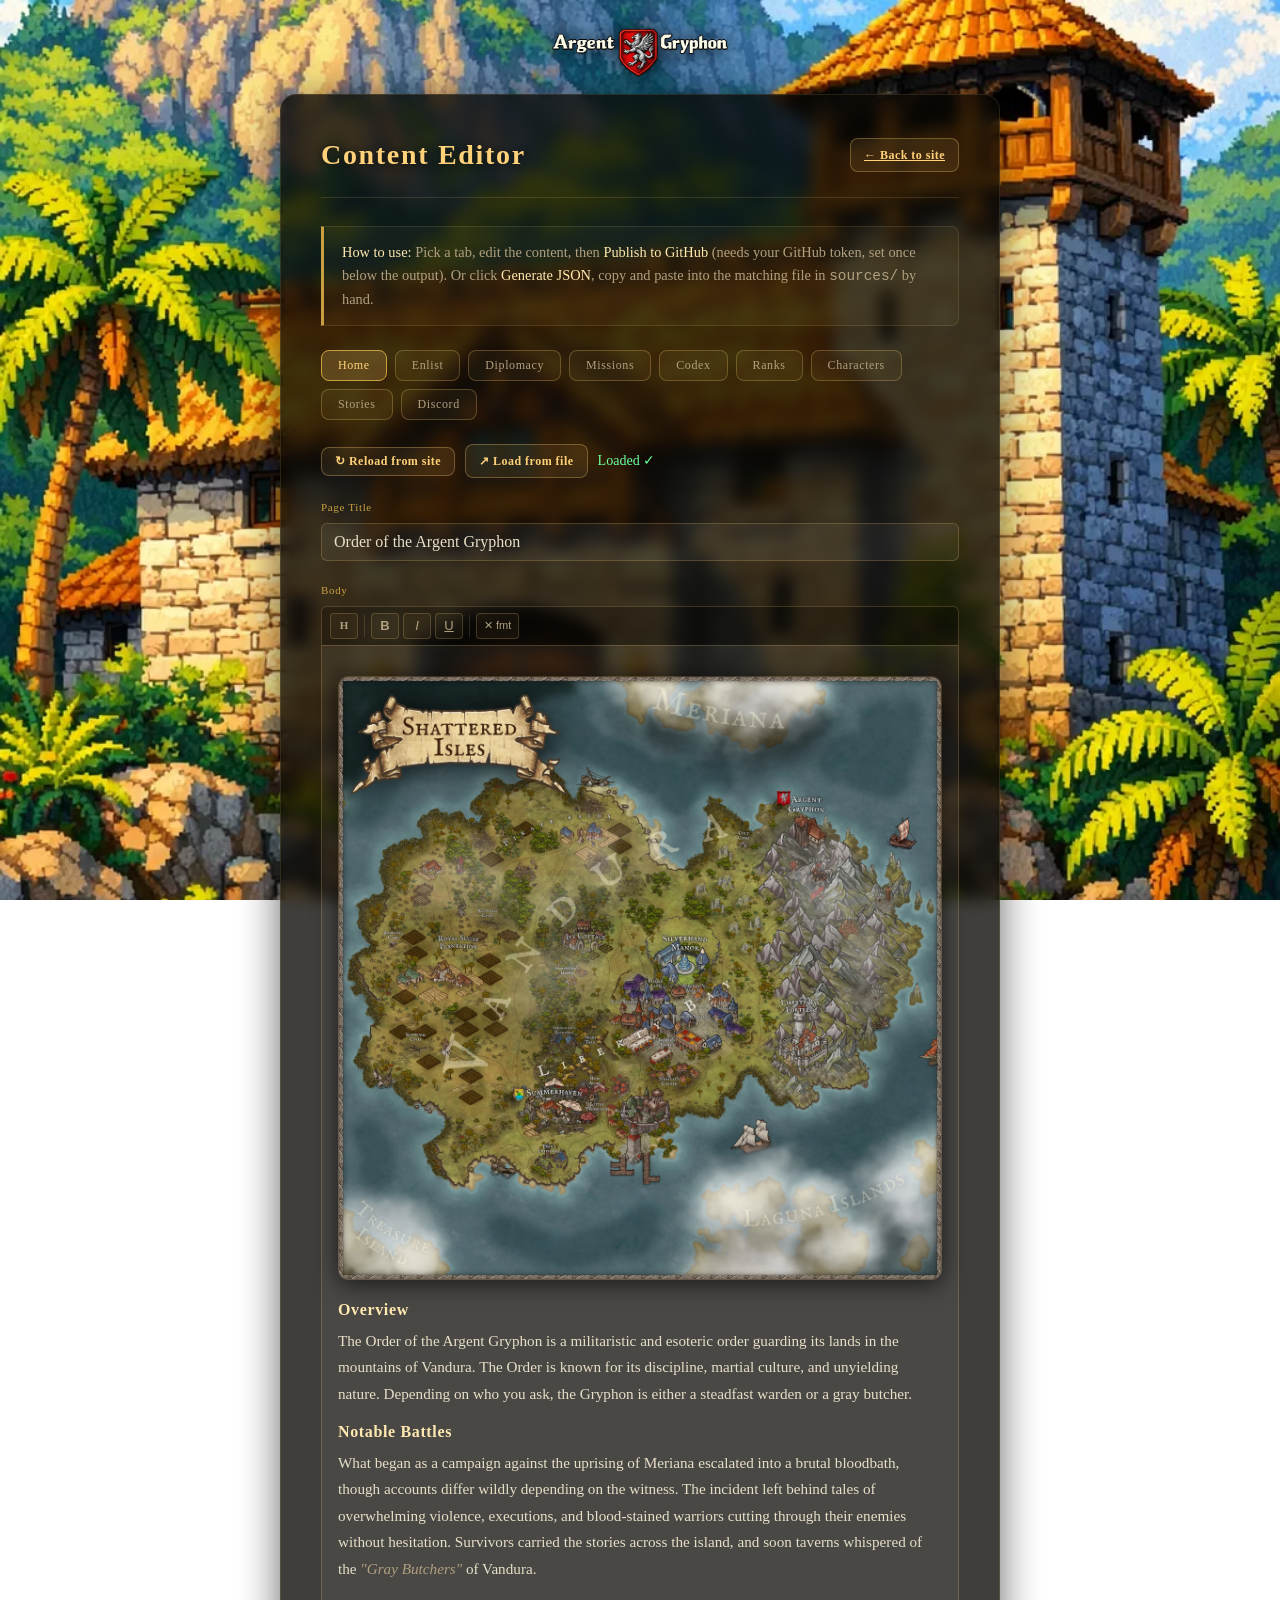
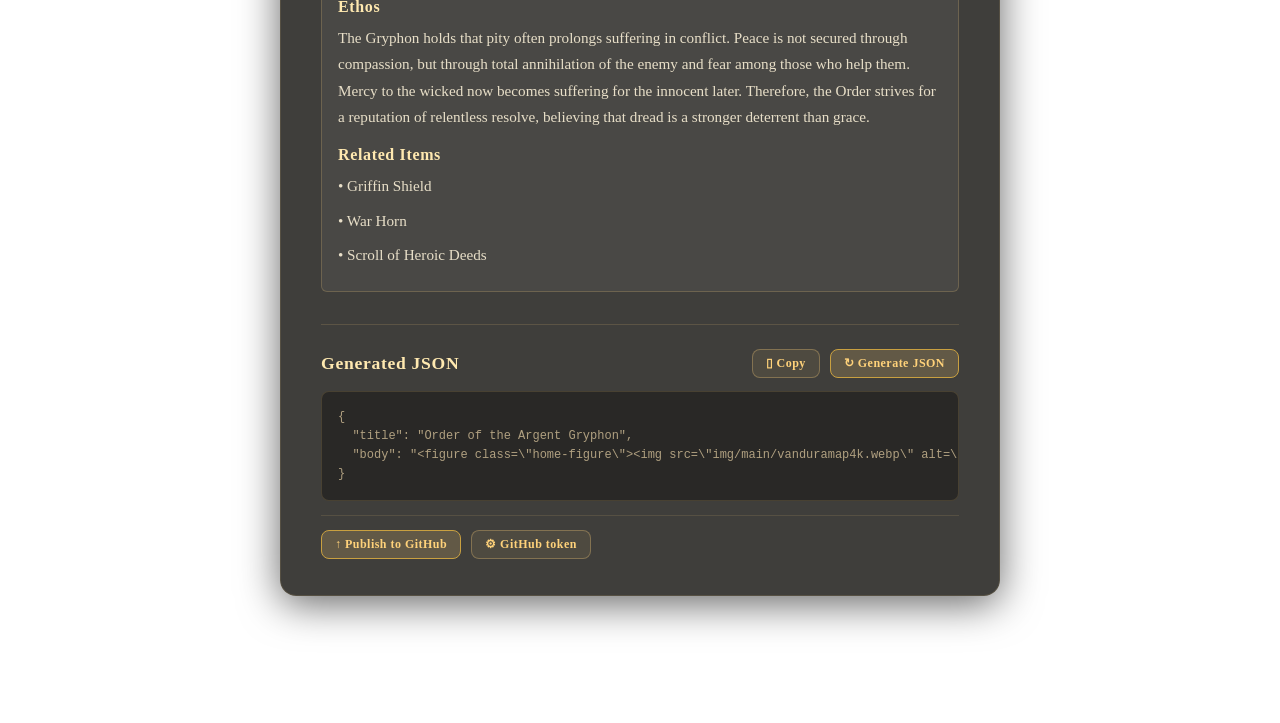
<file: contenteditor.html>
<!DOCTYPE html>
<html lang="en">
<head>
    <meta charset="UTF-8">
    <meta name="viewport" content="width=device-width, initial-scale=1.0">
    <title>Argent Gryphon — Editor</title>
    <link rel="icon" type="image/png" sizes="32x32" href="img/main/AG2_Shield_32x32.png">
    <link rel="stylesheet" href="styles.css">
    <style>
        :root {
            --color-input-bg:     rgba(255,255,255,0.05);
            --color-input-border: rgba(255,210,122,0.2);
            --color-input-focus:  rgba(255,210,122,0.45);
            --color-danger:       #ff6b6b;
            --color-success:      #6bff9e;
            --color-section-bg:   rgba(255,210,122,0.03);
        }
        body { padding-bottom: 80px; }
        .editor-wrap { width: 720px; max-width: 96vw; }
        /* Override shared .content-box fixed width so the panel fills (and centers in) the wrap */
        .editor-wrap .content-box { width: 100%; }

        /* ── Header ── */
        .editor-header { display:flex; align-items:center; justify-content:space-between; flex-wrap:wrap; gap:12px; margin-bottom:28px; padding-bottom:18px; border-bottom:1px solid rgba(255,210,122,0.15); }
        .editor-header h2 { margin:0; }

        /* ── Tab picker ── */
        .page-picker { display:flex; flex-wrap:wrap; gap:8px; margin-bottom:24px; }
        .page-tab { padding:7px 16px; border:1px solid rgba(255,210,122,0.25); border-radius:var(--radius-btn); background:rgba(255,210,122,0.05); color:var(--color-text-muted); font-family:var(--font-display); font-size:12px; letter-spacing:0.05em; cursor:pointer; transition:background 0.2s,color 0.2s,border-color 0.2s; }
        .page-tab:hover  { background:rgba(255,210,122,0.12); color:var(--color-gold-light); border-color:rgba(255,210,122,0.4); }
        .page-tab.active { background:rgba(255,210,122,0.18); color:var(--color-gold); border-color:var(--color-gold-dim); }

        /* ── Buttons ── */
        .btn { display:inline-flex; align-items:center; gap:7px; padding:9px 18px; border-radius:var(--radius-btn); border:1px solid rgba(255,210,122,0.3); background:rgba(255,210,122,0.08); color:var(--color-gold); font-family:var(--font-display); font-size:13px; font-weight:600; letter-spacing:0.04em; cursor:pointer; transition:background 0.2s,border-color 0.2s,transform 0.15s; }
        .btn:hover   { background:rgba(255,210,122,0.15); border-color:rgba(255,210,122,0.5); transform:translateY(-1px); }
        .btn:active  { transform:translateY(0); }
        .btn-primary { background:rgba(255,210,122,0.18); border-color:var(--color-gold-dim); }
        .btn-primary:hover { background:rgba(255,210,122,0.28); }
        .btn-danger  { border-color:rgba(255,107,107,0.4); color:var(--color-danger); background:rgba(255,107,107,0.06); }
        .btn-danger:hover { background:rgba(255,107,107,0.14); border-color:rgba(255,107,107,0.6); }
        .btn-sm { padding:6px 13px; font-size:12px; }
        .btn-xs { padding:4px 10px; font-size:11px; }

        /* ── Instructions ── */
        .instructions { background:rgba(255,210,122,0.04); border:1px solid rgba(255,210,122,0.12); border-left:3px solid var(--color-gold-dim); border-radius:0 8px 8px 0; padding:14px 18px; margin-bottom:24px; font-size:0.9rem; color:var(--color-text-muted); line-height:1.6; }
        .instructions strong { color:var(--color-gold-light); }

        /* ── Load bar ── */
        .load-bar { display:flex; gap:10px; align-items:center; margin-bottom:20px; flex-wrap:wrap; }
        .lock-row { display:flex; gap:8px; align-items:center; flex-wrap:wrap; margin:6px 0 12px; padding:10px 12px; border:1px solid rgba(255,210,122,0.18); border-radius:var(--radius-btn); background:rgba(0,0,0,0.25); font-size:13px; color:var(--color-text-muted); }
        .lock-row .lock-state { flex:1 1 200px; }
        .lock-row .lock-state strong { color:var(--color-gold); }
        .publish-bar { display:flex; gap:10px; align-items:center; flex-wrap:wrap; margin-top:14px; padding-top:14px; border-top:1px solid rgba(255,210,122,0.12); }
        .publish-bar .msg { flex:1 1 220px; font-size:14px; color:var(--color-text-muted); }
        .publish-bar .msg a { color:var(--color-gold); }
        .token-box { display:none; gap:8px; align-items:center; flex-wrap:wrap; margin-top:10px; }
        .token-box.open { display:flex; }
        .token-box input { flex:1 1 260px; }
        .token-box small { flex-basis:100%; color:var(--color-text-muted); font-size:12px; line-height:1.5; }
        .load-bar p { margin:0; font-size:0.88rem; color:var(--color-text-muted); }

        /* ── Field helpers ── */
        .field-label { font-family:var(--font-display); font-size:11px; letter-spacing:0.06em; color:var(--color-gold-dim); display:block; margin-bottom:6px; }
        .field-input { width:100%; background:var(--color-input-bg); border:1px solid var(--color-input-border); border-radius:6px; color:var(--color-text); font-family:var(--font-display); font-size:1rem; padding:9px 12px; outline:none; transition:border-color 0.2s; box-sizing:border-box; margin-bottom:20px; }
        .field-input:focus { border-color:var(--color-input-focus); }
        .field-row { display:flex; gap:12px; margin-top:14px; flex-wrap:wrap; }
        .field { display:flex; flex-direction:column; gap:5px; flex:1; min-width:160px; }
        .field label { font-family:var(--font-display); font-size:11px; letter-spacing:0.06em; color:var(--color-gold-dim); }
        .field input,.field select,.field textarea { background:var(--color-input-bg); border:1px solid var(--color-input-border); border-radius:6px; color:var(--color-text); font-family:var(--font-body); font-size:0.9rem; padding:8px 10px; outline:none; transition:border-color 0.2s; width:100%; }
        .field input:focus,.field select:focus,.field textarea:focus { border-color:var(--color-input-focus); }
        .field select option { background:#1a140a; }
        .field textarea { resize:vertical; min-height:80px; line-height:1.6; }

        /* ── RTE ── */
        .rte-toolbar { display:flex; flex-wrap:wrap; gap:4px; padding:6px 8px; background:rgba(0,0,0,0.25); border:1px solid var(--color-input-border); border-bottom:none; border-radius:6px 6px 0 0; }
        .rte-btn { display:inline-flex; align-items:center; justify-content:center; min-width:28px; height:26px; padding:0 7px; border:1px solid rgba(255,210,122,0.2); border-radius:4px; background:rgba(255,210,122,0.05); color:var(--color-text-muted); font-size:13px; cursor:pointer; transition:background 0.15s,color 0.15s,border-color 0.15s; line-height:1; }
        .rte-btn:hover  { background:rgba(255,210,122,0.14); color:var(--color-gold-light); border-color:rgba(255,210,122,0.4); }
        .rte-btn.active { background:rgba(255,210,122,0.2); color:var(--color-gold); border-color:var(--color-gold-dim); }
        .rte-btn-sep { width:1px; background:rgba(255,210,122,0.15); margin:2px; align-self:stretch; }
        .rte-editor { background:var(--color-input-bg); border:1px solid var(--color-input-border); border-radius:0 0 6px 6px; color:var(--color-text); font-family:var(--font-body); font-size:0.95rem; padding:14px 16px; outline:none; min-height:200px; line-height:1.75; transition:border-color 0.2s; }
        .rte-editor:focus { border-color:var(--color-input-focus); }
        .rte-editor p { margin:0 0 8px; }
        .rte-editor h3 { font-family:var(--font-display); font-size:1rem; font-weight:600; color:var(--color-gold-light); letter-spacing:0.04em; margin:10px 0 4px; }
        .rte-editor blockquote { margin:10px 0; padding:10px 16px; border-left:3px solid var(--color-gold-dim); background:rgba(255,210,122,0.04); border-radius:0 6px 6px 0; font-style:italic; color:var(--color-text-muted); }
        .rte-editor strong { color:var(--color-gold-light); }
        .rte-editor em { color:var(--color-text-muted); font-style:italic; }
        .rte-wrap { margin-top:14px; }
        .rte-label { font-family:var(--font-display); font-size:11px; letter-spacing:0.06em; color:var(--color-gold-dim); display:block; margin-bottom:8px; }

        /* ── Expandable cards (characters, journal) ── */
        .exp-card { background:var(--color-section-bg); border:1px solid rgba(255,210,122,0.1); border-radius:10px; margin-bottom:12px; overflow:hidden; transition:border-color 0.2s; }
        .exp-card:hover { border-color:rgba(255,210,122,0.2); }
        .exp-card.dragging  { opacity:0.5; }
        .exp-card.drag-over { border-color:var(--color-gold-dim); }
        .card-head { display:flex; align-items:center; gap:12px; padding:12px 16px; cursor:pointer; user-select:none; }
        .card-head-badge { width:36px; height:36px; min-width:36px; object-fit:contain; filter:drop-shadow(0 1px 4px rgba(0,0,0,0.5)); }
        .card-head-info { flex:1; min-width:0; }
        .card-head-name { font-family:var(--font-display); font-size:0.88rem; color:var(--color-gold-light); font-weight:600; }
        .card-head-rank { font-size:0.78rem; color:var(--color-gold-dim); }
        .card-head-title { font-family:var(--font-display); font-size:0.88rem; color:var(--color-gold-light); font-weight:600; flex:1; min-width:0; overflow:hidden; text-overflow:ellipsis; white-space:nowrap; }
        .card-head-tags { display:flex; gap:6px; align-items:center; }
        .entry-number { font-family:var(--font-display); font-size:11px; letter-spacing:0.06em; color:var(--color-gold-dim); min-width:24px; flex-shrink:0; }
        .tag { font-family:var(--font-display); font-size:10px; letter-spacing:0.05em; padding:2px 8px; border-radius:4px; border:1px solid rgba(255,210,122,0.2); background:rgba(255,210,122,0.06); color:var(--color-gold-dim); }
        .tag-sheet { border-color:rgba(107,255,158,0.3); background:rgba(107,255,158,0.06); color:#6bff9e; }
        .card-chevron { font-size:1.2rem; color:var(--color-gold-dim); transition:transform 0.2s; flex-shrink:0; }
        .card-head.open .card-chevron { transform:rotate(180deg); }
        .card-body { display:none; padding:0 16px 16px; border-top:1px solid rgba(255,210,122,0.08); }
        .card-body.open { display:block; }

        /* ── Toggle switch ── */
        .sheet-section { margin-top:16px; padding-top:14px; border-top:1px solid rgba(255,210,122,0.08); }
        .sheet-toggle-row { display:flex; align-items:center; gap:10px; margin-bottom:12px; }
        .sheet-toggle-label { font-family:var(--font-display); font-size:12px; letter-spacing:0.05em; color:var(--color-gold-dim); }
        .toggle { position:relative; display:inline-block; width:38px; height:22px; }
        .toggle input { opacity:0; width:0; height:0; }
        .toggle-slider { position:absolute; inset:0; background:rgba(255,210,122,0.1); border:1px solid rgba(255,210,122,0.2); border-radius:22px; cursor:pointer; transition:background 0.2s; }
        .toggle-slider::before { content:''; position:absolute; width:16px; height:16px; left:2px; top:2px; background:var(--color-gold-dim); border-radius:50%; transition:transform 0.2s; }
        .toggle input:checked + .toggle-slider { background:rgba(107,255,158,0.15); border-color:rgba(107,255,158,0.35); }
        .toggle input:checked + .toggle-slider::before { transform:translateX(16px); background:#6bff9e; }
        .sheet-fields { display:none; }
        .sheet-fields.open { display:block; }

        /* ── Flat item cards (codex, ranks) ── */
        .flat-card { background:var(--color-section-bg); border:1px solid rgba(255,210,122,0.1); border-radius:8px; padding:12px 14px; margin-bottom:10px; display:flex; gap:10px; align-items:flex-start; }
        .flat-card:hover { border-color:rgba(255,210,122,0.2); }
        .flat-card.dragging  { opacity:0.45; }
        .flat-card.drag-over { border-color:var(--color-gold-dim); }
        .flat-fields { flex:1; display:flex; gap:10px; flex-wrap:wrap; }
        .flat-field { display:flex; flex-direction:column; gap:4px; }
        .flat-field label { font-family:var(--font-display); font-size:10px; letter-spacing:0.06em; color:var(--color-gold-dim); }
        .flat-field input,.flat-field textarea,.flat-field select { background:var(--color-input-bg); border:1px solid var(--color-input-border); border-radius:5px; color:var(--color-text); font-family:var(--font-body); font-size:0.88rem; padding:6px 9px; outline:none; transition:border-color 0.2s; }
        .flat-field input:focus,.flat-field textarea:focus,.flat-field select:focus { border-color:var(--color-input-focus); }
        .flat-field textarea { resize:vertical; min-height:60px; }

        /* ── Drag handle ── */
        .drag-handle { cursor:grab; color:rgba(255,210,122,0.25); font-size:1rem; padding:0 4px; flex-shrink:0; user-select:none; }
        .drag-handle:hover { color:rgba(255,210,122,0.5); }

        /* ── Library: series outer card ── */
        .series-card { background:rgba(255,210,122,0.04); border:1px solid rgba(255,210,122,0.15); border-radius:12px; margin-bottom:18px; overflow:hidden; }
        .series-card:hover { border-color:rgba(255,210,122,0.25); }
        .series-card.dragging  { opacity:0.5; }
        .series-card.drag-over { border-color:var(--color-gold-dim); }
        .series-head { display:flex; align-items:center; gap:12px; padding:13px 16px; cursor:pointer; user-select:none; background:rgba(255,210,122,0.04); }
        .series-head.open .card-chevron { transform:rotate(180deg); }
        .series-head-title { font-family:var(--font-display); font-size:0.95rem; color:var(--color-gold); font-weight:700; letter-spacing:0.04em; flex:1; min-width:0; }
        .series-head-count { font-family:var(--font-display); font-size:11px; color:var(--color-gold-dim); }
        .dip-cat-badge { font-family:var(--font-display); font-size:10px; letter-spacing:0.05em; padding:2px 9px; border-radius:4px; border:1px solid rgba(255,210,122,0.2); background:rgba(255,210,122,0.06); color:var(--color-gold-dim); }
        .series-body { display:none; padding:14px 16px 18px; border-top:1px solid rgba(255,210,122,0.1); }
        .series-body.open { display:block; }
        .series-name-row { display:flex; gap:10px; align-items:center; margin-bottom:16px; }
        .series-name-row label { font-family:var(--font-display); font-size:11px; letter-spacing:0.06em; color:var(--color-gold-dim); white-space:nowrap; }
        .series-name-input { flex:1; background:var(--color-input-bg); border:1px solid var(--color-input-border); border-radius:6px; color:var(--color-text); font-family:var(--font-display); font-size:0.95rem; padding:8px 12px; outline:none; transition:border-color 0.2s; }
        .series-name-input:focus { border-color:var(--color-input-focus); }
        .entries-label { font-family:var(--font-display); font-size:11px; letter-spacing:0.06em; color:var(--color-gold-dim); margin-bottom:10px; display:block; }
        .entries-sublist { padding-left:4px; }

        /* ── Output ── */
        .output-section { margin-top:32px; padding-top:24px; border-top:1px solid rgba(255,210,122,0.15); }
        .output-header { display:flex; align-items:center; justify-content:space-between; margin-bottom:12px; flex-wrap:wrap; gap:10px; }
        .output-header h3 { margin:0; }
        #output-box { background:rgba(0,0,0,0.35); border:1px solid rgba(255,210,122,0.15); border-radius:8px; padding:16px; font-family:'Courier New',monospace; font-size:12px; color:var(--color-text-muted); white-space:pre; overflow-x:auto; max-height:400px; overflow-y:auto; line-height:1.6; }
        .copy-feedback { font-size:12px; color:var(--color-success); opacity:0; transition:opacity 0.3s; }
        .copy-feedback.show { opacity:1; }

        .add-row { margin-top:16px; display:flex; justify-content:center; }
        .empty-state { text-align:center; padding:40px 20px; color:var(--color-text-muted); font-style:italic; }
        .editor-panel { display:none; }
        .editor-panel.active { display:block; }
    </style>
</head>
<body>
<div class="bg-fixed"></div>
<div class="container">
    <img src="img/main/AGlogo.webp" alt="Argent Gryphon crest" class="logo">
    <div class="editor-wrap">
        <div class="content-box">

            <div class="editor-header">
                <h2>Content Editor</h2>
                <a class="btn btn-sm" href="index.html">&#8592; Back to site</a>
            </div>

            <div class="instructions">
                <strong>How to use:</strong> Pick a tab, edit the content, then <strong>Publish to GitHub</strong> (needs your GitHub token, set once below the output). Or click <strong>Generate JSON</strong>, copy and paste into the matching file in <code>sources/</code> by hand.
            </div>

            <div class="page-picker" id="page-picker"></div>

            <div class="load-bar">
                <button class="btn btn-sm" onclick="reloadFromSite()">&#8635; Reload from site</button>
                <label class="btn btn-sm" style="cursor:pointer;">&#8599; Load from file<input type="file" id="file-input" accept=".json" style="display:none"></label>
                <p id="load-status"></p>
            </div>

            <!-- ── Simple: title + body RTE ── -->
            <div class="editor-panel" id="panel-simple">
                <label class="field-label" for="simple-title">Page Title</label>
                <input class="field-input" type="text" id="simple-title">
                <label class="field-label">Body</label>
                <div class="rte-toolbar" id="simple-toolbar">
                    <button class="rte-btn" onmousedown="event.preventDefault();rteCmd('simple','heading')"><b style="font-family:var(--font-display);font-size:11px;">H</b></button>
                    <div class="rte-btn-sep"></div>
                    <button class="rte-btn" onmousedown="event.preventDefault();rteCmd('simple','bold')"><b>B</b></button>
                    <button class="rte-btn" onmousedown="event.preventDefault();rteCmd('simple','italic')"><i>I</i></button>
                    <button class="rte-btn" onmousedown="event.preventDefault();rteCmd('simple','underline')"><u>U</u></button>
                    <div class="rte-btn-sep"></div>
                    <button class="rte-btn" style="font-size:11px;" onmousedown="event.preventDefault();rteCmd('simple','removeFormat')">✕ fmt</button>
                </div>
                <div class="rte-editor" id="simple-body" contenteditable="true" onkeyup="updateToolbar('simple')" onmouseup="updateToolbar('simple')"></div>
            </div>

            <!-- ── Codex ── -->
            <div class="editor-panel" id="panel-codex">
                <label class="field-label" for="codex-title">Page Title</label>
                <input class="field-input" type="text" id="codex-title">
                <label class="field-label" for="codex-intro">Intro Paragraph</label>
                <textarea class="field-input" id="codex-intro" style="min-height:80px;resize:vertical;font-family:var(--font-body);font-size:0.9rem;"></textarea>
                <label class="field-label">Items</label>
                <div id="codex-items-list"></div>
                <div class="add-row"><button class="btn btn-sm" onclick="addCodexItem()">+ Add item</button></div>
            </div>

            <!-- ── Ranks ── -->
            <div class="editor-panel" id="panel-ranks">
                <label class="field-label" for="ranks-title">Page Title</label>
                <input class="field-input" type="text" id="ranks-title">

                <label class="field-label" style="margin-top:18px;">Paths &amp; Labels</label>
                <div class="flat-card" style="flex-wrap:wrap;">
                    <div class="flat-fields" style="flex-wrap:wrap;">
                        <div class="flat-field" style="flex:1 1 100%;"><label>Note above columns</label><input type="text" id="ranks-note" placeholder="(optional) e.g. Choose your path" oninput="ranksPaths.note=this.value;generateOutput()"></div>
                        <div class="flat-field" style="flex:1 1 100%;"><label>Note below columns (above spine)</label><input type="text" id="ranks-spinenote" placeholder="(optional) e.g. Choose your rank" oninput="ranksPaths.spineNote=this.value;generateOutput()"></div>
                        <div class="flat-field" style="flex:0 0 160px;"><label>Affiliate label</label><input type="text" id="ranks-affiliatelabel" placeholder="Affiliate" oninput="ranksPaths.affiliateLabel=this.value;generateOutput()"></div>
                    </div>
                </div>
                <div id="ranks-columns-list"></div>

                <label class="field-label" style="margin-top:18px;">Ranks</label>
                <div id="ranks-items-list"></div>
                <div class="add-row"><button class="btn btn-sm" onclick="addRankItem()">+ Add rank</button></div>
            </div>

            <!-- ── Characters ── -->
            <div class="editor-panel" id="panel-characters">
                <div id="char-list"></div>
                <div class="add-row"><button class="btn" onclick="addCharacter()">+ Add character</button></div>
            </div>

            <!-- ── Stories (journal.json) ── -->
            <div class="editor-panel" id="panel-journal">
                <div id="series-list"></div>
                <div class="add-row"><button class="btn" onclick="addSeries()">+ Add series</button></div>
            </div>

            <!-- ── Diplomacy ── -->
            <div class="editor-panel" id="panel-diplomacy">
                <div id="dip-docs-list"></div>
                <div class="add-row"><button class="btn" onclick="addDipDoc()">+ Add document</button></div>
            </div>

            <!-- ── Social (Discord) ── -->
            <div class="editor-panel" id="panel-social">
                <label class="field-label" for="social-url">Discord invite link</label>
                <input class="field-input" type="text" id="social-url" placeholder="https://discord.gg/…"
                    oninput="dirty=true;generateOutput()">
                <label class="field-label" for="social-label">Button text</label>
                <input class="field-input" type="text" id="social-label" placeholder="Join our Discord"
                    oninput="dirty=true;generateOutput()">
            </div>

            <!-- ── Output ── -->
            <div class="output-section">
                <div class="output-header">
                    <h3>Generated JSON</h3>
                    <div style="display:flex;align-items:center;gap:10px;">
                        <span class="copy-feedback" id="copy-feedback">Copied!</span>
                        <button class="btn btn-sm" onclick="copyOutput()">&#9647; Copy</button>
                        <button class="btn btn-primary btn-sm" onclick="generateOutput()">&#8635; Generate JSON</button>
                    </div>
                </div>
                <div id="output-box">Click "Generate JSON" to preview the output.</div>

                <div class="publish-bar">
                    <button class="btn btn-primary btn-sm" id="publish-btn" onclick="publishToGitHub()">&#8593; Publish to GitHub</button>
                    <button class="btn btn-sm" onclick="toggleTokenBox()">&#9881; GitHub token</button>
                    <span class="msg" id="publish-msg"></span>
                </div>
                <div class="token-box" id="token-box">
                    <input class="field-input" type="password" id="gh-token" placeholder="github_pat_…" autocomplete="off" spellcheck="false">
                    <button class="btn btn-sm" onclick="saveToken()">Save in this browser</button>
                    <button class="btn btn-danger btn-sm" onclick="forgetToken()">Forget</button>
                    <small>Create a <a href="https://github.com/settings/personal-access-tokens/new" target="_blank" rel="noopener">fine-grained token</a>
                        for <strong>this repository only</strong> with <strong>Contents: Read and write</strong>. It is stored only in this browser and
                        sent only to api.github.com. Anyone with the token can change the site, so don't share it; revoke it on GitHub if a device is lost.</small>
                </div>
            </div>

        </div>
    </div>
</div>

<script src="vault.js"></script>
<script>
/* ═══════════════════════════════════════════
   CONFIG
═══════════════════════════════════════════ */
const PAGES_CONFIG = [
    { id:'homepage',   file:'homepage.json',   label:'Home',       mode:'simple'     },
    { id:'enlist',     file:'enlist.json',      label:'Enlist',     mode:'simple'     },
    { id:'diplomacy',  file:'diplomacy.json',   label:'Diplomacy',  mode:'diplomacy'  },
    { id:'missions',   file:'mission.json',     label:'Missions',   mode:'diplomacy'  },
    { id:'codex',      file:'codex.json',       label:'Codex',      mode:'codex'      },
    { id:'ranks',      file:'ranks.json',       label:'Ranks',      mode:'ranks'      },
    { id:'characters', file:'characters.json',  label:'Characters', mode:'characters' },
    { id:'library',    file:'journal.json',     label:'Stories',    mode:'journal'    },
    { id:'social',     file:'social.json',      label:'Discord',    mode:'social'     },
];

/* Fallback rank list — used if ranks.json can't be fetched (e.g. opened via
   file://). When the editor loads, syncRanksFromJson() overwrites these from
   sources/ranks.json so the Characters dropdown + badges stay in sync with the
   Ranks tab automatically. */
let CHAR_RANKS = [
    ['Lord Warden','wardens'],['Lady Warden','wardens'],['Warden','wardens'],
    ['Oathsworn','oathsworn'],['Enlightened','enlightened'],['Shieldbearer','shieldbearer'],
    ['Initiate','initiate'],['Sentinel','sentinel'],['Wayfarer','ward'],
];
let RANK_MAP   = new Map(CHAR_RANKS.map(([n,k])=>[n,k]));
const badgeSrc = r => `img/ranks/ranks_${RANK_MAP.get(r)||'initiate'}_rankbadge.webp`;

/* Pull the live rank names + badge keys from ranks.json so the character
   dropdown never drifts from the Ranks tab. Silently keeps the fallback list
   on any failure. Returns a promise so init can await it before first render. */
function syncRanksFromJson() {
    return fetch('sources/ranks.json?nocache='+Date.now())
        .then(r => { if (!r.ok) throw new Error(r.status); return r.json(); })
        .then(data => {
            const list = (data.ranks||[])
                .filter(x => x && x.name)
                .map(x => [x.name, x.key||'initiate']);
            if (list.length) {
                CHAR_RANKS = list;
                RANK_MAP   = new Map(CHAR_RANKS.map(([n,k])=>[n,k]));
            }
        })
        .catch(err => console.warn('Could not sync ranks from ranks.json — using built-in list.', err));
}
const esc       = s => (s||'').replace(/&/g,'&amp;').replace(/"/g,'&quot;').replace(/</g,'&lt;').replace(/>/g,'&gt;');

let currentPage  = PAGES_CONFIG[0];
let codexItems   = [], rankItems = [], characters = [], libSeries = [], dipDocs = [];
let ranksPaths   = {};
let codexDrag    = null, rankDrag = null, charDrag = null;

/* ── Unsaved-changes tracking ──
   Any edit inside an editor panel marks the page dirty. Cleared once data is
   (re)loaded from a file/site. Guards tab-switching and page unload so in-memory
   edits aren't silently overwritten or lost. */
let dirty = false;
const markDirty = () => { dirty = true; };
document.addEventListener('input', e => {
    if (e.target.closest('.editor-panel')) markDirty();
});
/* Drag-reordering changes data without firing input events */
document.addEventListener('drop', e => {
    if (e.target.closest('.editor-panel')) markDirty();
}, true);
/* Last line of defence: warn before closing/reloading with unsaved edits */
window.addEventListener('beforeunload', e => {
    if (dirty) { e.preventDefault(); e.returnValue = ''; }
});

/* ═══════════════════════════════════════════
   TAB PICKER
═══════════════════════════════════════════ */
const picker = document.getElementById('page-picker');
PAGES_CONFIG.forEach(p => {
    const b = document.createElement('button');
    b.className = 'page-tab' + (p===currentPage?' active':'');
    b.textContent = p.label;
    b.onclick = () => switchPage(p);
    picker.appendChild(b);
});

function switchPage(p) {
    if (p !== currentPage && dirty &&
        !confirm('You have unsaved edits on this tab that haven\'t been copied out. Switching tabs will reload this page from the site and discard them. Continue?')) {
        return;
    }
    currentPage = p;
    picker.querySelectorAll('.page-tab').forEach((b,i)=>b.classList.toggle('active',PAGES_CONFIG[i]===p));
    document.querySelectorAll('.editor-panel').forEach(el=>el.classList.remove('active'));
    document.getElementById('panel-'+p.mode).classList.add('active');
    document.getElementById('output-box').textContent = 'Click "Generate JSON" to preview the output.';
    /* Refresh the rank list from ranks.json before showing Characters, so the
       dropdown reflects any rank edits saved to the site this session. */
    if (p.mode === 'characters') { syncRanksFromJson().then(fetchLive); return; }
    fetchLive();
}

/* ═══════════════════════════════════════════
   RTE — shared for simple pages
═══════════════════════════════════════════ */
function rteCmd(editorId, cmd) {
    const el = document.getElementById(editorId==='simple'?'simple-body':editorId);
    el.focus();
    if (cmd==='heading') {
        const sel=window.getSelection(); if(!sel.rangeCount) return;
        const n=sel.getRangeAt(0).commonAncestorContainer;
        const b=n.nodeType===3?n.parentElement:n;
        document.execCommand('formatBlock',false,b.closest('h3')?'p':'h3');
    } else { document.execCommand(cmd,false,null); }
    updateToolbar(editorId);
}

function updateToolbar(editorId) {
    const tb = document.getElementById(editorId+'-toolbar'); if(!tb) return;
    const btns = tb.querySelectorAll('.rte-btn');
    const sel  = window.getSelection();
    let inH3 = false;
    if (sel&&sel.rangeCount) { const n=sel.getRangeAt(0).commonAncestorContainer; inH3=!!(n.nodeType===3?n.parentElement:n).closest('h3'); }
    btns[0].classList.toggle('active',inH3);
    btns[2].classList.toggle('active',document.queryCommandState('bold'));
    btns[3].classList.toggle('active',document.queryCommandState('italic'));
    btns[4].classList.toggle('active',document.queryCommandState('underline'));
}

/* Per-card RTE for characters/journal */
function rteFormat(editorId, cmd) {
    const el = document.getElementById(editorId); if(!el) return;
    el.focus();
    if (cmd==='header') {
        const sel=window.getSelection(); if(!sel.rangeCount) return;
        const n=sel.getRangeAt(0).commonAncestorContainer;
        const b=n.nodeType===3?n.parentElement:n;
        document.execCommand('formatBlock',false,b.closest('h3')?'p':'h3');
    } else { document.execCommand(cmd,false,null); }
    updateToolbarById(editorId+'-toolbar');
}

function updateToolbarById(toolbarId) {
    const tb=document.getElementById(toolbarId); if(!tb) return;
    const btns=tb.querySelectorAll('.rte-btn');
    const sel=window.getSelection();
    let inH3=false;
    if(sel&&sel.rangeCount){const n=sel.getRangeAt(0).commonAncestorContainer;inH3=!!(n.nodeType===3?n.parentElement:n).closest('h3');}
    if(btns[0]) btns[0].classList.toggle('active',inH3);
    if(btns[2]) btns[2].classList.toggle('active',document.queryCommandState('bold'));
    if(btns[3]) btns[3].classList.toggle('active',document.queryCommandState('italic'));
    if(btns[4]) btns[4].classList.toggle('active',document.queryCommandState('underline'));
}

/* ═══════════════════════════════════════════
   LOAD DATA (dispatch by mode)
═══════════════════════════════════════════ */
function loadData(data) {
    const m = currentPage.mode;
    if (m==='simple') {
        document.getElementById('simple-title').value    = data.title||'';
        document.getElementById('simple-body').innerHTML = data.body||'';
    } else if (m==='codex') {
        document.getElementById('codex-title').value = data.title||'';
        document.getElementById('codex-intro').value = data.intro||'';
        codexItems = (data.items||[]).map(i=>({...i}));
        renderCodexItems();
    } else if (m==='ranks') {
        document.getElementById('ranks-title').value = data.title||'';
        rankItems = (data.ranks||[]).map(r=>({...r}));
        // Preserve the full paths config so it survives a save round-trip.
        const p = data.paths ? JSON.parse(JSON.stringify(data.paths)) : {};
        if (!Array.isArray(p.columns) || !p.columns.length) {
            p.columns = [
                { branch:'chancery', label:'The Chancery' },
                { branch:'legion',   label:'The Legion' }
            ];
        }
        if (p.affiliateLabel == null) p.affiliateLabel = 'Affiliate';
        if (p.note == null)      p.note = '';
        if (p.spineNote == null) p.spineNote = '';
        ranksPaths = p;
        document.getElementById('ranks-note').value           = p.note || '';
        document.getElementById('ranks-spinenote').value      = p.spineNote || '';
        document.getElementById('ranks-affiliatelabel').value = p.affiliateLabel || '';
        renderRankColumns();
        renderRankItems();
    } else if (m==='characters') {
        characters = data.map ? data.map(c=>({...c})) : [];
        renderCharacters();
    } else if (m==='journal') {
        /* New format: array of { name, entries[] } */
        libSeries = Array.isArray(data)
            ? data.map(s => s.locked
                ? { cover: s.name||'', hint: s.hint||'', locked: s.locked }          /* sealed: real title + entries unknown until unlocked */
                : { name: s.name||'', entries: (s.entries||[]).map(e=>({...e})) })
            : [];
        renderSeries();
    } else if (m==='diplomacy') {
        dipDocs = Array.isArray(data)
            ? data.map(d => ({...d}))
            : [];
        renderDipDocs();
    } else if (m==='social') {
        const dc = (data && data.discord) || {};
        document.getElementById('social-url').value   = dc.url   || '';
        document.getElementById('social-label').value = dc.label || '';
    }
    generateOutput();
    dirty = false;
}

/* ═══════════════════════════════════════════
   GENERATE JSON (dispatch by mode)
═══════════════════════════════════════════ */
let _genSeq = 0;
async function generateOutput() {
    const seq = ++_genSeq;
    let out;
    const m = currentPage.mode;
    if (m==='simple') {
        out = { title:document.getElementById('simple-title').value.trim(), body:document.getElementById('simple-body').innerHTML.trim() };
    } else if (m==='codex') {
        out = { title:document.getElementById('codex-title').value.trim(), intro:document.getElementById('codex-intro').value.trim(), items:codexItems };
    } else if (m==='ranks') {
        out = { title:document.getElementById('ranks-title').value.trim(), paths:ranksPaths, ranks:rankItems };
    } else if (m==='characters') {
        characters.forEach((c,i)=>{ const e=document.getElementById('rte-char-'+i); if(e&&c.sheet) c.sheet.bio=e.innerHTML; });
        out = characters.map(c => {
            const obj = { name:c.name||'', rank:c.rank||'', points:c.points||0 };
            if (c.sheet) { obj.sheet={}; if(c.sheet.portrait) obj.sheet.portrait=c.sheet.portrait; if((c.sheet.bio||'').trim()) obj.sheet.bio=c.sheet.bio; }
            return obj;
        });
    } else if (m==='journal') {
        /* Harvest any open RTE bodies before serialising */
        libSeries.forEach((s, si) => {
            (s.entries||[]).forEach((e, ei) => {
                const el = document.getElementById(`rte-entry-${si}-${ei}`);
                if (el) e.body = el.innerHTML;
            });
        });
        out = [];
        for (const s of libSeries) {
            const entries = (s.entries||[]).map(e => ({ title: e.title||'', body: e.body||'' }));
            if (s.locked && !s._vault) {              /* still sealed, never unlocked here: pass through untouched */
                out.push({ name: s.cover||'', ...(s.hint ? { hint: s.hint } : {}), locked: s.locked });
            } else if (s._vault) {                     /* sealed and open in this session: re-encrypt title + text */
                const locked = await Vault.encryptWith(s._vault, { name: s.name||'', entries });
                s.locked = locked;
                out.push({ name: s.cover||'', ...(s.hint ? { hint: s.hint } : {}), locked });
            } else {
                out.push({ name: s.name||'', entries });
            }
        }
        if (seq !== _genSeq) return;                   /* a newer generate started while encrypting */
    } else if (m==='diplomacy') {
        dipDocs.forEach((d, i) => {
            const el = document.getElementById(`rte-dip-${i}`);
            if (el) d.body = el.innerHTML;
        });
        out = dipDocs.map(d => {
            const obj = { title: d.title||'', category: d.category||'' };
            if (d.image)       obj.image       = d.image;
            if (d.description) obj.description = d.description;
            obj.body = d.body || '';
            return obj;
        });
    } else if (m==='social') {
        out = { discord: {
            url:   document.getElementById('social-url').value.trim(),
            label: document.getElementById('social-label').value.trim()
        } };
    }
    document.getElementById('output-box').textContent = JSON.stringify(out,null,2);
}

/* ═══════════════════════════════════════════
   CODEX ITEMS
═══════════════════════════════════════════ */
function renderCodexItems() {
    const list = document.getElementById('codex-items-list');
    list.innerHTML = '';
    codexItems.forEach((item,i) => {
        const card = mkFlatCard(i,'codex',codexItems,codexDrag,v=>{codexDrag=v;},renderCodexItems);
        card.querySelector('.flat-fields').innerHTML = `
            <div class="flat-field" style="flex:0 0 180px;"><label>Title</label><input type="text" value="${esc(item.title||'')}" oninput="codexItems[${i}].title=this.value"></div>
            <div class="flat-field" style="flex:1;min-width:200px;"><label>Text</label><textarea oninput="codexItems[${i}].text=this.value">${esc(item.text||'')}</textarea></div>
        `;
        card.querySelector('.remove-btn').onclick = () => { codexItems.splice(i,1); renderCodexItems(); };
        list.appendChild(card);
    });
}
function addCodexItem() { codexItems.push({title:'',text:''}); renderCodexItems(); }

/* ═══════════════════════════════════════════
   RANK ITEMS
═══════════════════════════════════════════ */
/* ── Path columns (label + sublabel per column) ── */
function renderRankColumns() {
    const list = document.getElementById('ranks-columns-list');
    if (!list) return;
    const cols = ranksPaths.columns || [];
    list.innerHTML = cols.map((c,i) => `
        <div class="flat-card">
            <div class="flat-fields">
                <div class="flat-field" style="flex:0 0 120px;"><label>Column ${i+1} branch</label><input type="text" value="${esc(c.branch||'')}" placeholder="chancery" oninput="ranksPaths.columns[${i}].branch=this.value;renderRankItems();generateOutput()"></div>
                <div class="flat-field" style="flex:1;min-width:140px;"><label>Header label</label><input type="text" value="${esc(c.label||'')}" placeholder="The Chancery" oninput="ranksPaths.columns[${i}].label=this.value;generateOutput()"></div>
                <div class="flat-field" style="flex:1;min-width:140px;"><label>Sub-label</label><input type="text" value="${esc(c.sublabel||'')}" placeholder="(optional) e.g. for lore" oninput="ranksPaths.columns[${i}].sublabel=this.value;generateOutput()"></div>
            </div>
        </div>`).join('');
}

function renderRankItems() {
    const list = document.getElementById('ranks-items-list');
    list.innerHTML = '';
    // Branch options: the configured column branches plus the standard fixed ones.
    const colBranches = (ranksPaths.columns||[]).map(c=>c.branch).filter(Boolean);
    const branchOpts = [...new Set(['none', ...colBranches, 'affiliate'])];
    rankItems.forEach((r,i) => {
        const card = mkFlatCard(i,'rank',rankItems,rankDrag,v=>{rankDrag=v;},renderRankItems);
        const opts = branchOpts.map(b => `<option value="${esc(b)}"${(r.branch||'none')===b?' selected':''}>${esc(b)}</option>`).join('');
        card.querySelector('.flat-fields').innerHTML = `
            <div class="flat-field" style="flex:0 0 150px;"><label>Name</label><input type="text" value="${esc(r.name||'')}" oninput="rankItems[${i}].name=this.value"></div>
            <div class="flat-field" style="flex:0 0 130px;"><label>Badge key</label><input type="text" value="${esc(r.key||'')}" placeholder="e.g. wardens" oninput="rankItems[${i}].key=this.value"></div>
            <div class="flat-field" style="flex:0 0 120px;"><label>Branch</label><select oninput="rankItems[${i}].branch=this.value;generateOutput()" onchange="rankItems[${i}].branch=this.value;generateOutput()">${opts}</select></div>
            <div class="flat-field" style="flex:1;min-width:180px;"><label>Description</label><textarea oninput="rankItems[${i}].desc=this.value">${esc(r.desc||'')}</textarea></div>
        `;
        card.querySelector('.remove-btn').onclick = () => { rankItems.splice(i,1); renderRankItems(); };
        list.appendChild(card);
    });
}
function addRankItem() { rankItems.push({name:'',key:'',desc:'',branch:'none'}); renderRankItems(); }

/* ── Shared flat card factory ── */
function mkFlatCard(i, prefix, arr, dragRef, setDrag, rerender) {
    const card = document.createElement('div');
    card.className = 'flat-card';
    card.draggable = true;
    card.innerHTML = `<span class="drag-handle">&#8942;&#8942;</span><div class="flat-fields"></div><button class="btn btn-danger btn-xs remove-btn" style="flex-shrink:0;">✕</button>`;
    card.addEventListener('dragstart', e=>{setDrag(i);card.classList.add('dragging');e.dataTransfer.effectAllowed='move';});
    card.addEventListener('dragend',   ()=>card.classList.remove('dragging'));
    card.addEventListener('dragover',  e=>{e.preventDefault();card.classList.add('drag-over');});
    card.addEventListener('dragleave', ()=>card.classList.remove('drag-over'));
    card.addEventListener('drop',      e=>{e.preventDefault();card.classList.remove('drag-over');if(dragRef!==null&&dragRef!==i){const t=arr[dragRef];arr.splice(dragRef,1);arr.splice(i,0,t);rerender();}});
    return card;
}

/* ═══════════════════════════════════════════
   CHARACTERS
═══════════════════════════════════════════ */
function renderCharacters() {
    const list = document.getElementById('char-list');
    if (!characters.length) { list.innerHTML='<div class="empty-state">No characters yet.</div>'; return; }
    list.innerHTML='';
    characters.forEach((c,i) => list.appendChild(buildCharCard(c,i)));
}

function buildCharCard(c,i) {
    const card = document.createElement('div');
    card.className='exp-card'; card.dataset.index=i; card.draggable=true;
    card.addEventListener('dragstart', e=>{charDrag=i;card.classList.add('dragging');e.dataTransfer.effectAllowed='move';});
    card.addEventListener('dragend',   ()=>card.classList.remove('dragging'));
    card.addEventListener('dragover',  e=>{e.preventDefault();card.classList.add('drag-over');});
    card.addEventListener('dragleave', ()=>card.classList.remove('drag-over'));
    card.addEventListener('drop',      e=>{e.preventDefault();card.classList.remove('drag-over');if(charDrag!==null&&charDrag!==i){const t=characters[charDrag];characters.splice(charDrag,1);characters.splice(i,0,t);renderCharacters();}});
    const hasSheet=!!c.sheet;
    card.innerHTML=`
        <div class="card-head" onclick="toggleCard(this)">
            <span class="drag-handle">&#8942;&#8942;</span>
            <img class="card-head-badge" src="${badgeSrc(c.rank)}" alt="" onerror="this.onerror=null;this.src=this.src.replace('.webp','.png')">            <div class="card-head-info">
                <div class="card-head-name">${esc(c.name)||'<em>Unnamed</em>'}</div>
                <div class="card-head-rank">${esc(c.rank)||'—'}</div>
            </div>
            <div class="card-head-tags">
                ${c.points>0?`<span class="tag">${c.points} pts</span>`:''}
                ${hasSheet?`<span class="tag tag-sheet">Sheet</span>`:''}
            </div>
            <span class="card-chevron">&#8964;</span>
        </div>
        <div class="card-body" onmouseenter="this.closest('.exp-card').draggable=false" onmouseleave="this.closest('.exp-card').draggable=true">
            <div class="field-row">
                <div class="field"><label>Name</label><input type="text" value="${esc(c.name)}" oninput="characters[${i}].name=this.value;refreshCharHead(${i})"></div>
                <div class="field" style="max-width:180px;"><label>Rank</label>
                    <select onchange="characters[${i}].rank=this.value;refreshCharHead(${i})">
                        ${CHAR_RANKS.map(([r])=>`<option value="${r}"${c.rank===r?' selected':''}>${r}</option>`).join('')}
                    </select>
                </div>
                <div class="field" style="max-width:80px;"><label>Points</label><input type="number" min="0" value="${c.points||0}" oninput="characters[${i}].points=parseInt(this.value)||0"></div>
            </div>
            <div class="sheet-section">
                <div class="sheet-toggle-row">
                    <label class="toggle"><input type="checkbox" ${hasSheet?'checked':''} onchange="toggleSheet(${i},this.checked)"><span class="toggle-slider"></span></label>
                    <span class="sheet-toggle-label">Has character sheet</span>
                </div>
                <div class="sheet-fields ${hasSheet?'open':''}">
                    <div class="field-row"><div class="field"><label>Portrait image path</label><input type="text" placeholder="e.g. characters/valarya.webp" value="${esc(c.sheet?.portrait||'')}" oninput="if(!characters[${i}].sheet)characters[${i}].sheet={};characters[${i}].sheet.portrait=this.value"></div></div>
                    <div class="rte-wrap">
                        <label class="rte-label">Biography</label>
                        <div class="rte-toolbar" id="rte-char-${i}-toolbar">
                            <button class="rte-btn" onmousedown="event.preventDefault();event.stopPropagation();rteFormat('rte-char-${i}','header')"><b style="font-family:var(--font-display);font-size:11px;">H</b></button>
                            <div class="rte-btn-sep"></div>
                            <button class="rte-btn" onmousedown="event.preventDefault();event.stopPropagation();rteFormat('rte-char-${i}','bold')"><b>B</b></button>
                            <button class="rte-btn" onmousedown="event.preventDefault();event.stopPropagation();rteFormat('rte-char-${i}','italic')"><i>I</i></button>
                            <button class="rte-btn" onmousedown="event.preventDefault();event.stopPropagation();rteFormat('rte-char-${i}','underline')"><u>U</u></button>
                        </div>
                        <div class="rte-editor" id="rte-char-${i}" contenteditable="true"
                            oninput="if(!characters[${i}].sheet)characters[${i}].sheet={};characters[${i}].sheet.bio=this.innerHTML"
                            onkeyup="updateToolbarById('rte-char-${i}-toolbar')" onmouseup="updateToolbarById('rte-char-${i}-toolbar')"
                            onmouseenter="this.closest('.exp-card').draggable=false" onmouseleave="this.closest('.exp-card').draggable=true"
                        >${bioToHtml(c.sheet?.bio)}</div>
                    </div>
                </div>
            </div>
            <div style="margin-top:16px;display:flex;justify-content:flex-end;">
                <button class="btn btn-danger btn-xs" onclick="if(confirm('Remove?')){characters.splice(${i},1);renderCharacters();}">Remove character</button>
            </div>
        </div>`;
    return card;
}

function bioToHtml(bio) {
    if (!bio) return '';
    if (typeof bio==='string') return bio;
    return bio.map(p=>`<p>${p}</p>`).join('');
}

function refreshCharHead(i) {
    const c=characters[i], card=document.querySelector(`#char-list [data-index="${i}"]`); if(!card) return;
    card.querySelector('.card-head-name').textContent=c.name||'';
    card.querySelector('.card-head-rank').textContent=c.rank||'—';
    card.querySelector('.card-head-badge').src=badgeSrc(c.rank);
}

function toggleSheet(i,on) {
    if(on) { characters[i].sheet=characters[i].sheet||{portrait:'',bio:''}; }
    else   { delete characters[i].sheet; }
    const card=document.querySelector(`#char-list [data-index="${i}"]`); if(!card) return;
    card.querySelector('.sheet-fields').classList.toggle('open',on);
    const tag=card.querySelector('.tag-sheet');
    if(on&&!tag){const t=document.createElement('span');t.className='tag tag-sheet';t.textContent='Sheet';card.querySelector('.card-head-tags').appendChild(t);}
    else if(!on&&tag) tag.remove();
}

function addCharacter() {
    characters.push({name:'New Character',rank:'Initiate',points:0});
    renderCharacters();
    setTimeout(()=>{const cards=document.querySelectorAll('#char-list .exp-card');const last=cards[cards.length-1];if(last){toggleCard(last.querySelector('.card-head'));last.scrollIntoView({behavior:'smooth',block:'start'});}},50);
}

/* ═══════════════════════════════════════════
   STORIES — SERIES + ENTRIES
═══════════════════════════════════════════ */
let seriesDragIdx = null;

function renderSeries() {
    const list = document.getElementById('series-list');
    if (!libSeries.length) { list.innerHTML = '<div class="empty-state">No series yet.</div>'; return; }
    list.innerHTML = '';
    libSeries.forEach((s, si) => list.appendChild(buildSeriesCard(s, si)));
}

function buildSeriesCard(s, si) {
    const card = document.createElement('div');
    card.className = 'series-card';
    card.dataset.si = si;
    card.draggable = true;
    card.addEventListener('dragstart', e => { seriesDragIdx = si; card.classList.add('dragging'); e.dataTransfer.effectAllowed = 'move'; });
    card.addEventListener('dragend',   () => card.classList.remove('dragging'));
    card.addEventListener('dragover',  e => { e.preventDefault(); card.classList.add('drag-over'); });
    card.addEventListener('dragleave', () => card.classList.remove('drag-over'));
    card.addEventListener('drop', e => {
        e.preventDefault(); card.classList.remove('drag-over');
        if (seriesDragIdx !== null && seriesDragIdx !== si) {
            const t = libSeries[seriesDragIdx]; libSeries.splice(seriesDragIdx,1); libSeries.splice(si,0,t);
            renderSeries();
        }
    });

    const count = (s.entries||[]).length;
    const sealedClosed = !!s.locked && !s._vault;
    const headTitle = sealedClosed ? s.cover : s.name;
    const countLabel = sealedClosed ? '&#128274; sealed' : `${count} ${count===1?'entry':'entries'}`;
    card.innerHTML = `
        <div class="series-head" onclick="toggleSeriesCard(this)">
            <span class="drag-handle" onmouseenter="this.closest('.series-card').draggable=true">&#8942;&#8942;</span>
            <div class="series-head-title">${esc(headTitle) || '<em style="opacity:0.4">Unnamed Series</em>'}</div>
            <span class="series-head-count">${countLabel}</span>
            <span class="card-chevron">&#8964;</span>
        </div>
        <div class="series-body">
            <div class="series-name-row" id="series-name-row-${si}" ${sealedClosed ? 'style="display:none"' : ''}>
                <label>Series name${s.locked ? ' (real title, encrypted)' : ''}</label>
                <input class="series-name-input" type="text" value="${esc(s.name||'')}"
                    oninput="libSeries[${si}].name=this.value;dirty=true;refreshSeriesHead(${si})"
                    onmouseenter="this.closest('.series-card').draggable=false"
                    onmouseleave="this.closest('.series-card').draggable=true">
            </div>
            <div class="series-name-row" id="series-cover-row-${si}" ${s.locked ? '' : 'style="display:none"'}>
                <label>Cover title (shown to everyone before unsealing)</label>
                <input class="series-name-input" type="text" value="${esc(s.cover||'')}" placeholder="e.g. A Sealed Tome"
                    oninput="libSeries[${si}].cover=this.value;dirty=true;refreshSeriesHead(${si})"
                    onmouseenter="this.closest('.series-card').draggable=false"
                    onmouseleave="this.closest('.series-card').draggable=true">
            </div>
            <div class="lock-row" id="lock-row-${si}"></div>
            <span class="entries-label">Entries</span>
            <div class="entries-sublist" id="entries-sublist-${si}"></div>
            <div class="add-row" style="justify-content:flex-start;gap:10px;margin-top:12px;">
                <button class="btn btn-sm" id="add-entry-${si}" onclick="addEntry(${si})">+ Add entry</button>
                <button class="btn btn-danger btn-sm" onclick="if(confirm('Remove this entire series?')){libSeries.splice(${si},1);renderSeries();}">Remove series</button>
            </div>
        </div>
    `;

    /* Render entries into the sublist */
    renderEntries(si, card.querySelector(`#entries-sublist-${si}`));
    renderLockRow(si, card.querySelector(`#lock-row-${si}`), card.querySelector(`#add-entry-${si}`));
    return card;
}

/* ═══════════════════════════════════════════
   SEALED (PASSWORD-PROTECTED) SERIES
   A sealed series keeps its chapters encrypted in journal.json. Unlocking
   here decrypts for this session; every Generate/Publish re-encrypts with
   the same password. Nothing about the password is ever written out.
═══════════════════════════════════════════ */
function renderLockRow(si, row, addBtn) {
    const s = libSeries[si];
    const sealedClosed = !!s.locked && !s._vault;
    const sealedOpen   = !!s._vault;
    const count = (s.entries||[]).length;
    row.innerHTML = sealedClosed
        ? `<span class="lock-state">&#128274; <strong>Sealed.</strong> Unlock to view or edit the chapters.</span>
           <button class="btn btn-sm" onclick="unlockSeries(${si})">Unlock to edit</button>`
        : sealedOpen
        ? `<span class="lock-state">&#128275; <strong>Sealed, open for editing.</strong> Title and chapters are saved encrypted; hint: <em>${esc(s.hint||'none')}</em></span>
           <button class="btn btn-xs" onclick="setSeriesHint(${si})">Hint</button>
           <button class="btn btn-xs" onclick="lockSeries(${si}, true)">Change password</button>
           <button class="btn btn-danger btn-xs" onclick="unsealSeries(${si})">Remove lock</button>`
        : `<span class="lock-state">Readable by everyone.</span>
           <button class="btn btn-xs" onclick="lockSeries(${si})">&#128274; Lock with password</button>`;
    if (addBtn) addBtn.style.display = sealedClosed ? 'none' : '';
    const card = row.closest('.series-card');
    const list = card ? card.querySelector(`#entries-sublist-${si}`) : null;
    if (sealedClosed && list) list.innerHTML = '<div class="empty-state" style="padding:20px 0 10px;">Chapters are encrypted. Unlock to see them.</div>';
}
function openSeriesCard(si) {
    const card = document.querySelector(`.series-card[data-si="${si}"]`);
    card?.querySelector('.series-body')?.classList.add('open');
}
function refreshLockRow(si) {
    const card = document.querySelector(`.series-card[data-si="${si}"]`); if (!card) return;
    renderLockRow(si, card.querySelector(`#lock-row-${si}`), card.querySelector(`#add-entry-${si}`));
    renderEntries(si, card.querySelector(`#entries-sublist-${si}`));
    if (libSeries[si].locked && !libSeries[si]._vault) renderLockRow(si, card.querySelector(`#lock-row-${si}`), card.querySelector(`#add-entry-${si}`));
}
function requireVault() {
    if (Vault.available()) return true;
    alert('Encryption needs a secure page (https:// or localhost). Open the editor from the live site.');
    return false;
}
async function lockSeries(si, change = false) {
    if (!requireVault()) return;
    const s = libSeries[si];
    const p1 = prompt(change ? 'New password for this series:' : 'Password for this series (readers will need it):');
    if (!p1) return;
    if (p1.length < 8 && !confirm('That password is short and could be guessed by brute force. Use it anyway?')) return;
    const p2 = prompt('Type the password again:');
    if (p1 !== p2) { alert('The passwords do not match.'); return; }
    if (!change) {
        const cover = prompt('Cover title shown to everyone before unsealing:', s.cover || 'A Sealed Tome');
        if (cover == null) return;
        s.cover = cover.trim() || 'A Sealed Tome';
        const hint = prompt('Optional hint shown under the secret field (leave empty for none):', s.hint||'');
        s.hint = (hint||'').trim();
    }
    s._vault = await Vault.open(p1);
    s.locked = await Vault.encryptWith(s._vault, { name: s.name||'', entries: s.entries||[] });
    dirty = true; renderSeries(); openSeriesCard(si); generateOutput();
}
async function unlockSeries(si) {
    if (!requireVault()) return;
    const s = libSeries[si];
    const pw = prompt('Password for "' + (s.cover||'this series') + '":');
    if (pw == null) return;
    try {
        const { handle, value } = await Vault.decrypt(pw, s.locked);
        const payload = Array.isArray(value) ? { name: s.cover, entries: value } : value;
        s._vault = handle; s.name = payload.name || s.cover; s.entries = (payload.entries||[]).map(e=>({...e}));
        renderSeries(); openSeriesCard(si);
    } catch { alert('That is not the password.'); }
}
function setSeriesHint(si) {
    const s = libSeries[si];
    const hint = prompt('Hint shown to readers (leave empty for none):', s.hint||'');
    if (hint == null) return;
    s.hint = hint.trim(); dirty = true; refreshLockRow(si); generateOutput();
}
function unsealSeries(si) {
    if (!confirm('Remove the password? The chapters will be published readable by everyone.')) return;
    const s = libSeries[si];
    delete s.locked; delete s._vault; delete s.hint; delete s.cover;
    dirty = true; renderSeries(); openSeriesCard(si); generateOutput();
}

function refreshSeriesHead(si) {
    const card = document.querySelector(`.series-card[data-si="${si}"]`); if (!card) return;
    const s = libSeries[si];
    const t = (s.locked && !s._vault) ? s.cover : s.name;
    card.querySelector('.series-head-title').innerHTML = t ? esc(t) : '<em style="opacity:0.4">Unnamed Series</em>';
}

function toggleSeriesCard(head) {
    head.classList.toggle('open');
    head.nextElementSibling.classList.toggle('open');
}

function addSeries() {
    libSeries.push({ name: 'New Series', entries: [] });
    renderSeries();
    setTimeout(() => {
        const cards = document.querySelectorAll('.series-card');
        const last = cards[cards.length - 1];
        if (last) { toggleSeriesCard(last.querySelector('.series-head')); last.scrollIntoView({ behavior:'smooth', block:'start' }); }
    }, 50);
}

/* ── Entries within a series ── */
function renderEntries(si, container) {
    if (!container) container = document.getElementById(`entries-sublist-${si}`);
    if (!container) return;
    const entries = libSeries[si].entries || [];
    if (!entries.length) { container.innerHTML = '<div class="empty-state" style="padding:20px 0 10px;">No entries yet.</div>'; return; }
    container.innerHTML = '';
    entries.forEach((e, ei) => container.appendChild(buildEntryCard(si, ei)));
}

let entryDragSi = null, entryDragEi = null;

function buildEntryCard(si, ei) {
    const e = libSeries[si].entries[ei];
    const card = document.createElement('div');
    card.className = 'exp-card';
    card.dataset.ei = ei;
    card.draggable = true;
    card.addEventListener('dragstart', ev => { entryDragSi = si; entryDragEi = ei; card.classList.add('dragging'); ev.dataTransfer.effectAllowed = 'move'; ev.stopPropagation(); });
    card.addEventListener('dragend',   () => card.classList.remove('dragging'));
    card.addEventListener('dragover',  ev => { ev.preventDefault(); ev.stopPropagation(); card.classList.add('drag-over'); });
    card.addEventListener('dragleave', () => card.classList.remove('drag-over'));
    card.addEventListener('drop', ev => {
        ev.preventDefault(); ev.stopPropagation(); card.classList.remove('drag-over');
        if (entryDragSi === si && entryDragEi !== null && entryDragEi !== ei) {
            const t = libSeries[si].entries[entryDragEi];
            libSeries[si].entries.splice(entryDragEi, 1);
            libSeries[si].entries.splice(ei, 0, t);
            renderEntries(si);
        }
    });

    const bodyHtml = bodyToHtml(e.body);
    card.innerHTML = `
        <div class="card-head" onclick="toggleCard(this)">
            <span class="drag-handle">&#8942;&#8942;</span>
            <span class="entry-number">#${ei+1}</span>
            <div class="card-head-title">${esc(e.title)||'<em style="opacity:0.4">Untitled</em>'}</div>
            <span class="card-chevron">&#8964;</span>
        </div>
        <div class="card-body" onmouseenter="this.closest('.exp-card').draggable=false" onmouseleave="this.closest('.exp-card').draggable=true">
            <div class="field" style="margin-top:14px;">
                <label style="font-family:var(--font-display);font-size:11px;letter-spacing:0.06em;color:var(--color-gold-dim);">Entry title</label>
                <input type="text"
                    style="background:var(--color-input-bg);border:1px solid var(--color-input-border);border-radius:6px;color:var(--color-text);font-family:var(--font-body);font-size:0.9rem;padding:8px 10px;outline:none;width:100%;"
                    value="${esc(e.title)}"
                    oninput="libSeries[${si}].entries[${ei}].title=this.value;refreshEntryHead(${si},${ei})">
            </div>
            <div class="rte-wrap">
                <label class="rte-label">Body</label>
                <div class="rte-toolbar" id="rte-entry-${si}-${ei}-toolbar">
                    <button class="rte-btn" onmousedown="event.preventDefault();event.stopPropagation();rteFormat('rte-entry-${si}-${ei}','bold')"><b>B</b></button>
                    <button class="rte-btn" onmousedown="event.preventDefault();event.stopPropagation();rteFormat('rte-entry-${si}-${ei}','italic')"><i>I</i></button>
                    <button class="rte-btn" onmousedown="event.preventDefault();event.stopPropagation();rteFormat('rte-entry-${si}-${ei}','underline')"><u>U</u></button>
                </div>
                <div class="rte-editor" id="rte-entry-${si}-${ei}" contenteditable="true"
                    oninput="libSeries[${si}].entries[${ei}].body=this.innerHTML"
                    onkeyup="updateToolbarById('rte-entry-${si}-${ei}-toolbar')"
                    onmouseup="updateToolbarById('rte-entry-${si}-${ei}-toolbar')"
                    onmouseenter="this.closest('.exp-card').draggable=false"
                    onmouseleave="this.closest('.exp-card').draggable=true"
                >${bodyHtml}</div>
            </div>
            <div style="margin-top:16px;display:flex;justify-content:flex-end;">
                <button class="btn btn-danger btn-xs"
                    onclick="if(confirm('Remove this entry?')){libSeries[${si}].entries.splice(${ei},1);renderEntries(${si});}">
                    Remove entry
                </button>
            </div>
        </div>`;
    return card;
}

function refreshEntryHead(si, ei) {
    const container = document.getElementById(`entries-sublist-${si}`); if (!container) return;
    const card = container.querySelector(`[data-ei="${ei}"]`); if (!card) return;
    const t = libSeries[si].entries[ei].title;
    card.querySelector('.card-head-title').innerHTML = t ? esc(t) : '<em style="opacity:0.4">Untitled</em>';
}

function addEntry(si) {
    libSeries[si].entries.push({ title: '', body: '' });
    renderEntries(si);
    /* Update count badge */
    refreshSeriesCount(si);
    setTimeout(() => {
        const sub = document.getElementById(`entries-sublist-${si}`);
        if (!sub) return;
        const cards = sub.querySelectorAll('.exp-card');
        const last = cards[cards.length - 1];
        if (last) { toggleCard(last.querySelector('.card-head')); last.scrollIntoView({ behavior:'smooth', block:'start' }); }
    }, 50);
}

function refreshSeriesCount(si) {
    const card = document.querySelector(`.series-card[data-si="${si}"]`); if (!card) return;
    const count = libSeries[si].entries.length;
    card.querySelector('.series-head-count').textContent = `${count} ${count===1?'entry':'entries'}`;
}

/* ═══════════════════════════════════════════
   DIPLOMACY — DOCUMENTS
═══════════════════════════════════════════ */
let dipDragIdx = null;

const DIP_CATEGORIES = ['Treaty','Treaty of Alliance','Pact','Alliance','Accord','Declaration','Agreement','Decree','Edict','Mission','Operation','Directive','Order'];

function renderDipDocs() {
    const list = document.getElementById('dip-docs-list');
    if (!dipDocs.length) { list.innerHTML = '<div class="empty-state">No documents yet.</div>'; return; }
    list.innerHTML = '';
    dipDocs.forEach((d, i) => list.appendChild(buildDipCard(d, i)));
}

function buildDipCard(d, i) {
    const card = document.createElement('div');
    card.className = 'series-card';
    card.dataset.di = i;
    card.draggable = true;
    card.addEventListener('dragstart', e => { dipDragIdx = i; card.classList.add('dragging'); e.dataTransfer.effectAllowed = 'move'; });
    card.addEventListener('dragend',   () => card.classList.remove('dragging'));
    card.addEventListener('dragover',  e => { e.preventDefault(); card.classList.add('drag-over'); });
    card.addEventListener('dragleave', () => card.classList.remove('drag-over'));
    card.addEventListener('drop', e => {
        e.preventDefault(); card.classList.remove('drag-over');
        if (dipDragIdx !== null && dipDragIdx !== i) {
            const t = dipDocs[dipDragIdx]; dipDocs.splice(dipDragIdx,1); dipDocs.splice(i,0,t);
            renderDipDocs();
        }
    });

    const catOptions = DIP_CATEGORIES.map(c =>
        `<option value="${c}"${(d.category||'')=== c?' selected':''}>${c}</option>`
    ).join('');
    const otherSelected = d.category && !DIP_CATEGORIES.includes(d.category);
    const bodyHtml = bodyToHtml(d.body);

    card.innerHTML = `
        <div class="series-head" onclick="toggleSeriesCard(this)">
            <span class="drag-handle" onmouseenter="this.closest('.series-card').draggable=true">&#8942;&#8942;</span>
            <div class="series-head-title">${esc(d.title) || '<em style="opacity:0.4">Untitled Document</em>'}</div>
            <span class="series-head-count dip-cat-badge">${esc(d.category)||'—'}</span>
            <span class="card-chevron">&#8964;</span>
        </div>
        <div class="series-body">
            <div class="field-row" style="margin-top:4px;">
                <div class="field" style="flex:2;min-width:200px;">
                    <label>Title</label>
                    <input type="text" value="${esc(d.title||'')}"
                        oninput="dipDocs[${i}].title=this.value;refreshDipHead(${i})"
                        onmouseenter="this.closest('.series-card').draggable=false"
                        onmouseleave="this.closest('.series-card').draggable=true">
                </div>
                <div class="field" style="flex:0 0 160px;">
                    <label>Category</label>
                    <select onchange="dipDocs[${i}].category=this.value;refreshDipHead(${i});toggleDipCustomCat(${i},this.value)">
                        ${catOptions}
                        <option value="__custom__"${otherSelected?' selected':''}>Other…</option>
                    </select>
                </div>
                <div class="field dip-custom-cat-field" id="dip-custom-cat-${i}" style="flex:0 0 160px;${otherSelected?'':'display:none;'}">
                    <label>Custom category</label>
                    <input type="text" value="${otherSelected?esc(d.category||''):''}" placeholder="e.g. Edict"
                        oninput="dipDocs[${i}].category=this.value;refreshDipHead(${i})">
                </div>
            </div>
            <div class="field-row">
                <div class="field" style="flex:1;min-width:200px;">
                    <label>Image path <span style="font-size:10px;color:var(--color-text-muted);font-family:var(--font-body);">(optional, defaults to img/main/diplomacy_treaties_parchment.png)</span></label>
                    <input type="text" placeholder="img/main/diplomacy_treaties_parchment.png" value="${esc(d.image||'')}"
                        oninput="dipDocs[${i}].image=this.value"
                        onmouseenter="this.closest('.series-card').draggable=false"
                        onmouseleave="this.closest('.series-card').draggable=true">
                </div>
            </div>
            <div class="field" style="margin-top:8px;">
                <label>Description <span style="font-size:10px;color:var(--color-text-muted);font-family:var(--font-body);">(optional intro line shown in italics)</span></label>
                <input type="text" value="${esc(d.description||'')}"
                    oninput="dipDocs[${i}].description=this.value"
                    onmouseenter="this.closest('.series-card').draggable=false"
                    onmouseleave="this.closest('.series-card').draggable=true">
            </div>
            <div class="rte-wrap" style="margin-top:14px;">
                <label class="rte-label">Body</label>
                <div class="rte-toolbar" id="rte-dip-${i}-toolbar">
                    <button class="rte-btn" onmousedown="event.preventDefault();event.stopPropagation();rteFormat('rte-dip-${i}','header')"><b style="font-family:var(--font-display);font-size:11px;">H</b></button>
                    <div class="rte-btn-sep"></div>
                    <button class="rte-btn" onmousedown="event.preventDefault();event.stopPropagation();rteFormat('rte-dip-${i}','bold')"><b>B</b></button>
                    <button class="rte-btn" onmousedown="event.preventDefault();event.stopPropagation();rteFormat('rte-dip-${i}','italic')"><i>I</i></button>
                    <button class="rte-btn" onmousedown="event.preventDefault();event.stopPropagation();rteFormat('rte-dip-${i}','underline')"><u>U</u></button>
                </div>
                <div class="rte-editor" id="rte-dip-${i}" contenteditable="true"
                    oninput="dipDocs[${i}].body=this.innerHTML"
                    onkeyup="updateToolbarById('rte-dip-${i}-toolbar')"
                    onmouseup="updateToolbarById('rte-dip-${i}-toolbar')"
                    onmouseenter="this.closest('.series-card').draggable=false"
                    onmouseleave="this.closest('.series-card').draggable=true"
                >${bodyHtml}</div>
            </div>
            <div style="margin-top:16px;display:flex;justify-content:flex-end;">
                <button class="btn btn-danger btn-xs"
                    onclick="if(confirm('Remove this document?')){dipDocs.splice(${i},1);renderDipDocs();}">
                    Remove document
                </button>
            </div>
        </div>
    `;
    return card;
}

function refreshDipHead(i) {
    const card = document.querySelector(`.series-card[data-di="${i}"]`); if (!card) return;
    const d = dipDocs[i];
    card.querySelector('.series-head-title').innerHTML = d.title ? esc(d.title) : '<em style="opacity:0.4">Untitled Document</em>';
    card.querySelector('.dip-cat-badge').textContent = d.category || '—';
}

function toggleDipCustomCat(i, val) {
    const field = document.getElementById(`dip-custom-cat-${i}`);
    if (!field) return;
    field.style.display = val === '__custom__' ? '' : 'none';
    if (val !== '__custom__') dipDocs[i].category = val;
    else dipDocs[i].category = field.querySelector('input').value;
}

function addDipDoc() {
    dipDocs.push({ title: '', category: 'Treaty', image: '', description: '', body: '' });
    renderDipDocs();
    setTimeout(() => {
        const cards = document.querySelectorAll('#dip-docs-list .series-card');
        const last = cards[cards.length - 1];
        if (last) { toggleSeriesCard(last.querySelector('.series-head')); last.scrollIntoView({ behavior:'smooth', block:'start' }); }
    }, 50);
}

/* ═══════════════════════════════════════════
   SHARED HELPERS
═══════════════════════════════════════════ */
function bodyToHtml(body) {
    if (!body) return '';
    if (/<[a-z][\s\S]*>/i.test(body)) return body;
    return body.split(/\n\n+/).map(p=>`<p>${p.trim().replace(/\n/g,'<br>')}</p>`).join('');
}

function toggleCard(head) {
    head.classList.toggle('open');
    head.nextElementSibling.classList.toggle('open');
}

function copyOutput() {
    navigator.clipboard.writeText(document.getElementById('output-box').textContent).then(()=>{
        const fb=document.getElementById('copy-feedback');
        fb.classList.add('show'); setTimeout(()=>fb.classList.remove('show'),2000);
    });
}

document.getElementById('file-input').addEventListener('change', function() {
    const file=this.files[0]; if(!file) return;
    if (dirty && !confirm('Loading a file will discard your current unsaved edits. Continue?')) { this.value=''; return; }
    const r=new FileReader();
    r.onload=e=>{try{loadData(JSON.parse(e.target.result));}catch{alert('Invalid JSON file.');}};
    r.readAsText(file); this.value='';
});

/* Manual "Reload from site" — confirm first if there are unsaved edits.
   (Automatic reloads via switchPage are already guarded there, so this wrapper
   is only used by the button to avoid a double prompt.) */
function reloadFromSite() {
    if (dirty && !confirm('Reloading from the site will discard your current unsaved edits. Continue?')) return;
    fetchLive();
}

function fetchLive() {
    const status=document.getElementById('load-status');
    status.textContent='Loading…'; status.style.color='';
    fetch('sources/'+currentPage.file+'?nocache='+Date.now())
        .then(r=>{if(!r.ok) throw new Error(`${r.status} ${r.statusText}`); return r.json();})
        .then(data=>{loadData(data);status.textContent='Loaded ✓';status.style.color='var(--color-success)';})
        .catch(err=>{console.error('Reload failed:',err);status.textContent='Could not load — use "Load from file".';status.style.color='var(--color-danger)';});
}

/* ═══════════════════════════════════════════
   PUBLISH TO GITHUB
   Commits the generated JSON to sources/<file> on GH_BRANCH with the
   Contents API. The token is the editor's own fine-grained PAT, kept in
   localStorage of this browser; nothing is embedded in the page.
═══════════════════════════════════════════ */
const GH_REPO   = 'equoez/AGWeb';
const GH_BRANCH = 'main';
const GH_TOKEN_KEY = 'ag-editor-gh-token';

function getToken()  { try { return localStorage.getItem(GH_TOKEN_KEY) || ''; } catch { return ''; } }
function toggleTokenBox() {
    const box = document.getElementById('token-box');
    box.classList.toggle('open');
    if (box.classList.contains('open')) document.getElementById('gh-token').value = getToken();
}
function saveToken() {
    const t = document.getElementById('gh-token').value.trim();
    if (!t) { alert('Paste a token first.'); return; }
    try { localStorage.setItem(GH_TOKEN_KEY, t); } catch { alert('Could not store the token in this browser.'); return; }
    setPublishMsg('Token saved in this browser.');
    document.getElementById('token-box').classList.remove('open');
}
function forgetToken() {
    try { localStorage.removeItem(GH_TOKEN_KEY); } catch {}
    document.getElementById('gh-token').value = '';
    setPublishMsg('Token forgotten.');
}
function setPublishMsg(html, color) {
    const m = document.getElementById('publish-msg');
    m.innerHTML = html; m.style.color = color || '';
}
function b64utf8(str) {
    const bytes = new TextEncoder().encode(str);
    let bin = '';
    for (let i = 0; i < bytes.length; i += 0x8000) bin += String.fromCharCode.apply(null, bytes.subarray(i, i + 0x8000));
    return btoa(bin);
}

async function gh(method, path, body) {
    const res = await fetch(`https://api.github.com/repos/${GH_REPO}/contents/${path}`, {
        method,
        headers: {
            'Authorization': 'Bearer ' + getToken(),
            'Accept': 'application/vnd.github+json',
            'X-GitHub-Api-Version': '2022-11-28',
            ...(body ? { 'Content-Type': 'application/json' } : {}),
        },
        body: body ? JSON.stringify(body) : undefined,
    });
    const data = await res.json().catch(() => ({}));
    if (!res.ok) throw Object.assign(new Error(data.message || `GitHub API ${res.status}`), { status: res.status });
    return data;
}

async function publishToGitHub() {
    if (!getToken()) {
        document.getElementById('token-box').classList.add('open');
        setPublishMsg('Add your GitHub token first.', 'var(--color-danger)');
        return;
    }
    await generateOutput();
    const json = document.getElementById('output-box').textContent;
    try { JSON.parse(json); } catch { setPublishMsg('Nothing to publish yet.', 'var(--color-danger)'); return; }

    const path = 'sources/' + currentPage.file;
    if (!confirm(`Publish ${currentPage.label} to ${path} on GitHub? The live site updates a minute or two later.`)) return;

    const btn = document.getElementById('publish-btn');
    btn.disabled = true; setPublishMsg('Publishing…');
    try {
        /* Current sha is required to overwrite; 404 means the file doesn't exist yet */
        let sha;
        try { sha = (await gh('GET', `${path}?ref=${GH_BRANCH}`)).sha; }
        catch (e) { if (e.status !== 404) throw e; }

        const res = await gh('PUT', path, {
            message: `Update ${currentPage.file} via content editor`,
            content: b64utf8(json + '\n'),
            branch: GH_BRANCH,
            ...(sha ? { sha } : {}),
        });
        dirty = false;
        const url = res.commit?.html_url;
        setPublishMsg(`Published ✓ ${url ? `<a href="${url}" target="_blank" rel="noopener">view commit</a> ·` : ''} the site refreshes in a minute or two.`,
                      'var(--color-success)');
    } catch (e) {
        const why = e.status === 401 ? 'token rejected (expired or wrong)'
                  : e.status === 403 ? 'token has no write access to this repository'
                  : e.status === 409 ? 'the file changed on GitHub meanwhile; reload from site and try again'
                  : e.message;
        setPublishMsg('Publish failed: ' + why, 'var(--color-danger)');
    } finally {
        btn.disabled = false;
    }
}

/* ── Init ── */
/* Sync the character-rank list from ranks.json first, then render. If the
   fetch fails the built-in fallback list is used, so the editor still works. */
syncRanksFromJson().then(() => switchPage(currentPage));
</script>
</body>
</html>
</file>
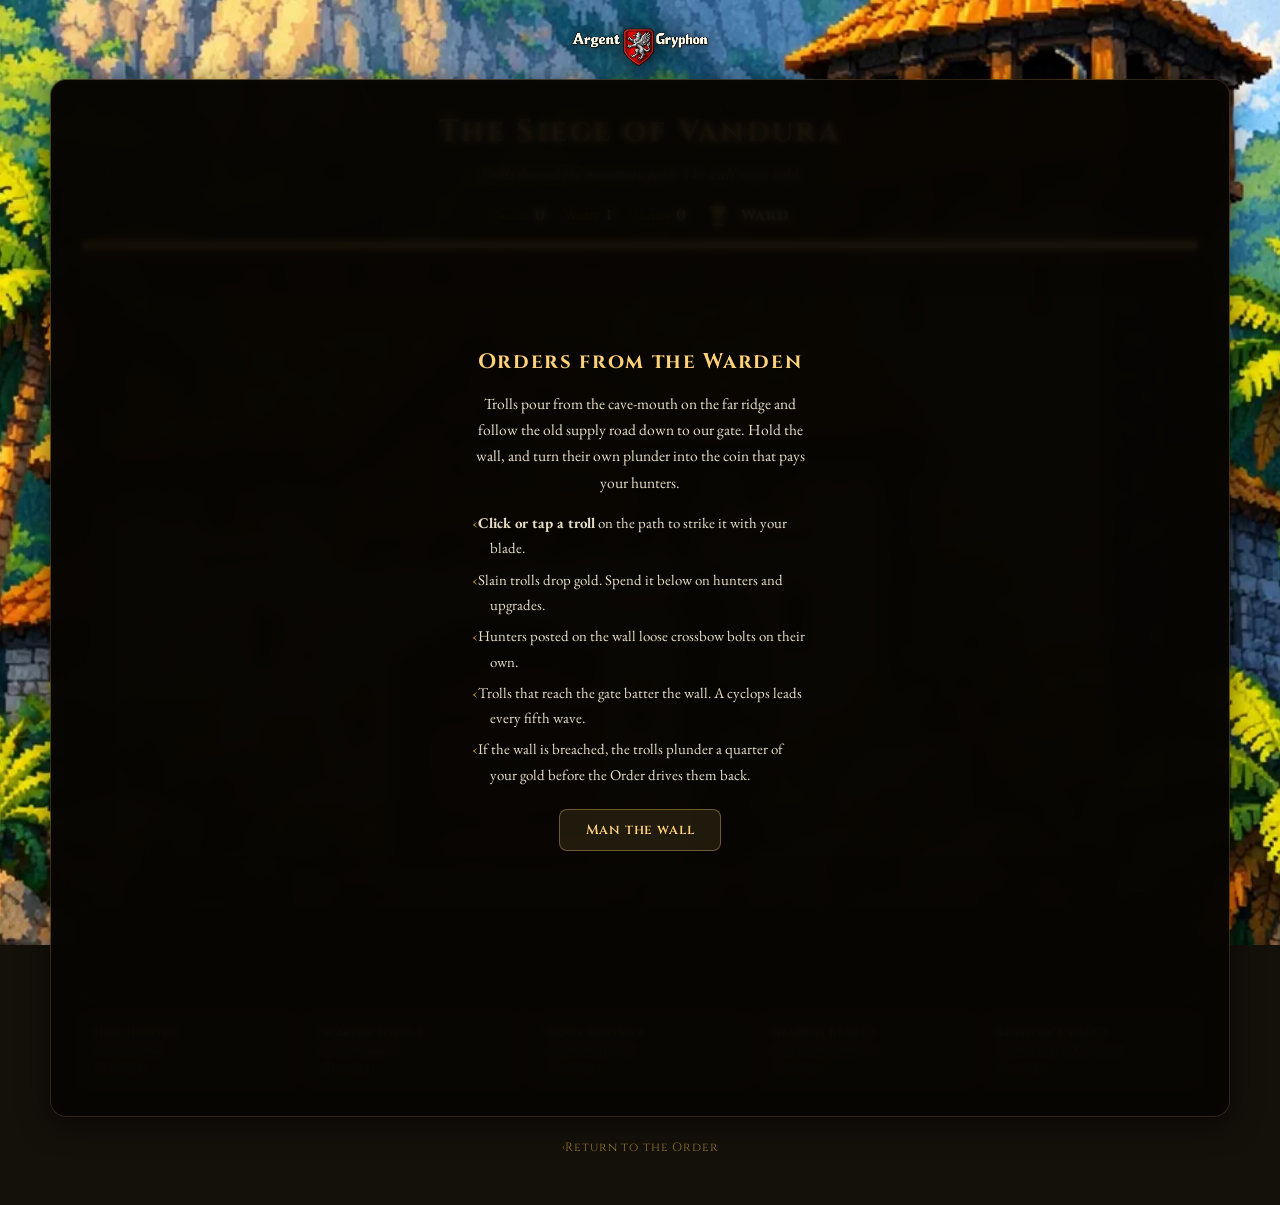
<file: trollhunt.html>
<!DOCTYPE html>
<html lang="en">
<head>
<meta charset="UTF-8">
<meta name="viewport" content="width=device-width, initial-scale=1.0">
<title>Troll Hunt — Argent Gryphon</title>
<meta name="description" content="Trolls descend the mountain path toward the fortress of the Argent Gryphon. Man the wall, hire hunters, and hold the pass.">
<link rel="icon" type="image/png" sizes="32x32" href="img/main/AG2_Shield_32x32.png">
<link rel="preconnect" href="https://fonts.googleapis.com">
<link rel="preconnect" href="https://fonts.gstatic.com" crossorigin>
<link rel="stylesheet" href="https://fonts.googleapis.com/css2?family=Cinzel:wght@400;600;700&family=EB+Garamond:ital,wght@0,400;0,500;1,400&display=swap">
<style>
:root {
    --color-bg-panel:       rgba(10, 8, 4, 0.72);
    --color-gold:           #ffd27a;
    --color-gold-light:     #ffe9b0;
    --color-gold-dim:       #c9a040;
    --color-text:           #e8dfc8;
    --color-text-muted:     #b0a080;
    --font-display:         'Cinzel', 'Georgia', serif;
    --font-body:            'EB Garamond', 'Georgia', serif;
    --font-log:             Verdana, Geneva, sans-serif;
    --radius-panel:         16px;
    --radius-btn:           8px;
    --blur-panel:           blur(8px);
    --transition-fast:      0.2s ease;
    --log-white:            #efefef;
    --log-green:            #8ee08e;
    --log-orange:           #f0b060;
    --log-red:              #ff8080;
}
*, *::before, *::after { box-sizing: border-box; margin: 0; padding: 0; }
html { -webkit-text-size-adjust: 100%; text-size-adjust: 100%; }
body {
    font-family: var(--font-body); font-size: 17px; line-height: 1.7;
    color: var(--color-text); min-height: 100vh; background: #14100a;
}
.bg-fixed {
    position: fixed; top: -5%; left: -5%; width: 110%; height: 110%; z-index: -1;
    background:
        url("img/main/AGbg.webp") no-repeat center center,
        radial-gradient(ellipse at 50% 20%, #2a2216 0%, #14100a 70%);
    background-size: cover, cover;
}
.container { display: flex; flex-direction: column; align-items: center; padding: 28px 16px 48px; }
.logo { width: 140px; margin-bottom: 12px; filter: drop-shadow(0 2px 10px rgba(0,0,0,0.7)); }
.panel {
    width: 1180px; max-width: 100%;
    background: var(--color-bg-panel);
    -webkit-backdrop-filter: var(--blur-panel); backdrop-filter: var(--blur-panel);
    border: 1px solid rgba(255, 210, 122, 0.15);
    border-radius: var(--radius-panel);
    padding: 26px 30px 30px;
    box-shadow: 0 6px 30px rgba(0,0,0,0.55);
    position: relative;
}
h1 {
    font-family: var(--font-display); font-size: 1.9rem; font-weight: 700;
    color: var(--color-gold); letter-spacing: 0.08em; text-align: center;
    text-shadow: 0 1px 8px rgba(0,0,0,0.6); margin-bottom: 2px;
}
.subtitle { text-align: center; font-style: italic; color: var(--color-text-muted); font-size: 1rem; margin-bottom: 16px; }
.hud {
    display: flex; flex-wrap: wrap; justify-content: center; align-items: center;
    gap: 8px 20px; margin-bottom: 12px;
    font-family: var(--font-display); font-size: 0.76rem;
    letter-spacing: 0.06em; color: var(--color-gold-dim);
}
.hud b { color: var(--color-gold-light); font-size: 0.95rem; margin-left: 5px; }
.hud-rank { display: inline-flex; align-items: center; gap: 6px; }
.hud-rank img { width: 24px; height: 24px; object-fit: contain; filter: drop-shadow(0 1px 3px rgba(0,0,0,0.6)); }
.wallbar {
    width: 100%; height: 8px; border-radius: 4px; margin-bottom: 12px;
    background: rgba(0,0,0,0.5); border: 1px solid rgba(255,210,122,0.15); overflow: hidden;
}
.wallbar-fill {
    height: 100%; width: 100%;
    background: linear-gradient(90deg, #c9a040, #ffd27a);
    transition: width 0.25s ease;
}
.wallbar-fill.hurt { background: linear-gradient(90deg, #a04034, #e07050); }
.field-wrap {
    position: relative; border-radius: 12px;
    border: 1px solid rgba(255,210,122,0.14);
    box-shadow: inset 0 0 60px rgba(0,0,0,0.35), 0 4px 24px rgba(0,0,0,0.5);
    overflow: hidden; line-height: 0;
    touch-action: manipulation; -webkit-tap-highlight-color: transparent;
    user-select: none; -webkit-user-select: none;
}
#field { width: 100%; height: auto; display: block; cursor: crosshair; }
.log {
    margin-top: 14px; background: rgba(0, 0, 0, 0.55);
    border: 1px solid rgba(255,210,122,0.14);
    border-radius: 8px; padding: 8px 12px; height: 96px; overflow: hidden;
    display: flex; flex-direction: column; justify-content: flex-end;
    font-family: var(--font-log); font-size: 11.5px; line-height: 1.55;
}
.log p { color: var(--log-white); }
.log p.loot   { color: var(--log-green); }
.log p.status { color: var(--log-orange); }
.log p.bad    { color: var(--log-red); }
.shop { margin-top: 14px; display: grid; grid-template-columns: repeat(5, 1fr); gap: 10px; }
.shop-btn {
    display: flex; flex-direction: column; align-items: flex-start; gap: 2px;
    text-align: left; background: rgba(255,210,122,0.06);
    border: 1px solid rgba(255,210,122,0.22); border-radius: var(--radius-btn);
    padding: 9px 12px 8px; cursor: pointer; color: var(--color-text);
    transition: background var(--transition-fast), border-color var(--transition-fast), transform 0.12s ease;
}
.shop-btn:hover:not(:disabled) { background: rgba(255,210,122,0.14); border-color: rgba(255,210,122,0.45); transform: translateY(-1px); }
.shop-btn:active:not(:disabled) { transform: translateY(0); }
.shop-btn:focus-visible { outline: 2px solid var(--color-gold-dim); outline-offset: 2px; }
.shop-btn:disabled { opacity: 0.45; cursor: default; }
.shop-name { font-family: var(--font-display); font-size: 0.72rem; font-weight: 600; letter-spacing: 0.05em; color: var(--color-gold-light); }
.shop-lvl  { font-size: 0.78rem; color: var(--color-text-muted); font-style: italic; line-height: 1.3; }
.shop-cost { font-family: var(--font-display); font-size: 0.78rem; color: var(--color-gold); letter-spacing: 0.04em; }
.shop-cost.maxed { color: var(--color-text-muted); }
.overlay {
    position: absolute; inset: 0; border-radius: var(--radius-panel);
    background: rgba(8, 6, 3, 0.9);
    -webkit-backdrop-filter: blur(4px); backdrop-filter: blur(4px);
    display: flex; flex-direction: column; align-items: center; justify-content: center;
    text-align: center; padding: 30px 34px; z-index: 10;
}
.overlay[hidden] { display: none; }
.overlay h2 { font-family: var(--font-display); font-weight: 700; color: var(--color-gold); letter-spacing: 0.08em; font-size: 1.3rem; margin-bottom: 10px; }
.overlay p { max-width: 48ch; font-size: 0.97rem; margin-bottom: 12px; }
.overlay .muted { color: var(--color-text-muted); font-style: italic; font-size: 0.9rem; }
.brief-list { text-align: left; margin: 2px 0 16px; font-size: 0.93rem; max-width: 48ch; }
.brief-list li { list-style: none; margin-bottom: 6px; padding-left: 1.2em; text-indent: -1.2em; }
.brief-list li::before { content: '\2039 '; color: var(--color-gold-dim); }
.btn {
    display: inline-block; font-family: var(--font-display); font-size: 0.85rem; font-weight: 600;
    letter-spacing: 0.06em; color: var(--color-gold);
    background: rgba(255,210,122,0.10); border: 1px solid rgba(255,210,122,0.35);
    border-radius: var(--radius-btn); padding: 11px 26px; cursor: pointer; text-decoration: none;
    transition: background var(--transition-fast), border-color var(--transition-fast), transform 0.15s ease;
}
.btn:hover { background: rgba(255,210,122,0.2); border-color: rgba(255,210,122,0.55); transform: translateY(-1px); }
.btn:focus-visible { outline: 2px solid var(--color-gold-dim); outline-offset: 3px; }
.back-link {
    display: inline-block; margin-top: 20px; font-family: var(--font-display);
    font-size: 0.75rem; letter-spacing: 0.07em; color: var(--color-gold-dim);
    text-decoration: none; opacity: 0.7;
    transition: opacity var(--transition-fast), color var(--transition-fast);
}
.back-link::before { content: '\2039 '; }
.back-link:hover { opacity: 1; color: var(--color-gold); }
@media (max-width: 680px) {
    .panel { padding: 18px 14px 22px; }
    h1 { font-size: 1.15rem; }
    .hud { gap: 5px 12px; font-size: 0.68rem; }
    .shop { grid-template-columns: repeat(2, 1fr); gap: 8px; }
    .log { font-size: 10.5px; height: 88px; }
    .overlay { padding: 22px 16px; }
}
@media (prefers-reduced-motion: reduce) { .btn, .shop-btn, .wallbar-fill { transition: none !important; } }
</style>
</head>
<body>
<div class="bg-fixed"></div>
<div class="container">
    <img src="img/main/AGlogo.webp" alt="Argent Gryphon crest" class="logo" onerror="this.style.display='none'">
    <div class="panel">
        <h1>The Siege of Vandura</h1>
        <p class="subtitle">Trolls descend the mountain path. The wall must hold.</p>
        <div class="hud">
            <span>Gold<b id="hud-gold">0</b></span>
            <span>Wave<b id="hud-wave">1</b></span>
            <span>Slain<b id="hud-kills">0</b></span>
            <span class="hud-rank"><img id="hud-badge" src="img/ranks/ranks_ward_rankbadge.png" alt="" onerror="this.style.display='none'"><b id="hud-rank">Ward</b></span>
        </div>
        <div class="wallbar" title="Wall integrity"><div class="wallbar-fill" id="wall-fill"></div></div>
        <div class="field-wrap">
            <canvas id="field" width="1340" height="754" aria-label="Battlefield: click a troll on the path to strike it"></canvas>
        </div>
        <div class="log" id="log" aria-live="polite"></div>
        <div class="shop" id="shop"></div>
        <div class="overlay" id="start-overlay">
            <h2>Orders from the Warden</h2>
            <p>Trolls pour from the cave-mouth on the far ridge and follow the old
               supply road down to our gate. Hold the wall, and turn their own
               plunder into the coin that pays your hunters.</p>
            <ul class="brief-list">
                <li><strong>Click or tap a troll</strong> on the path to strike it with your blade.</li>
                <li>Slain trolls drop gold. Spend it below on hunters and upgrades.</li>
                <li>Hunters posted on the wall loose crossbow bolts on their own.</li>
                <li>Trolls that reach the gate batter the wall. A cyclops leads every fifth wave.</li>
                <li>If the wall is breached, the trolls plunder a quarter of your gold before the Order drives them back.</li>
            </ul>
            <p class="muted" id="best-line" hidden></p>
            <button class="btn" id="btn-start">Man the wall</button>
        </div>
    </div>
    <a class="back-link" href="index.html">Return to the Order</a>
</div>
<script>
'use strict';
/* ============================================================
   The Siege of Vandura — idle defense for the Argent Gryphon.
   Trolls spawn at the cave-mouth (right) and walk the painted
   supply road down to the castle gate (left). Hunters of the
   Order stand on the wall and fire crossbow bolts; the player
   strikes trolls by hand. Loot buys hunters and upgrades.
   Background art + creature sprites are the Order's own.
   ============================================================ */

/* ── Sprite data (trimmed PNGs, embedded) ── */
const SPRITE_DATA = {
    troll_a: 'iVBORw0KGgoAAAANSUhEUgAAACQAAAAbCAYAAAAULC3gAAAGZElEQVR4nMWXb0wb9xnHP+cYY5vDjsE2vhmWZEDqgZHGpihBlGRVnHXLqjVoWekadZqSF1kBRVGndZr658W0atP+SBVjbG+qVZHygq0ay4uQTqMapYnYpG1sjU28LFkL2DXYGAc4bON/txfmThwU0jWV9pUsn+6e59H3vs/v+XMCW2AARb0ugbD5fgkE9X+r325xtsa6j58+yIWRRjp7RPb5LRhAEahWDKD8q/nbGEB5o/EcBlDU31Z/9dcesNIesHKy38G5oYZtBHeCjrUBlJP9DkYHUwA83XCEM6ZWDhj2MpGfZWhxklO1fu6U7hF86B2mxtIAKFTj9K7je9ikxapvtSA6zcSmZZYTeeyuCkYHU/dVSpcS9frCSCOpCy6erTxErUHk1+tT/[base64]/Xw5zY1hmab4svryYpbNH3PU86Qi9/LWf89kzPr5S0QzARH6WieIcwVRESxFAr7MD/lzDciIPgPWvcMn/LteblgBYTuQZfinB1cECJRDkVJF0snRfdXSESiDM3irwGd9RFpTyYX3U1EQwFcHvqOeRi21MjL8OwNGKT3Kq1k/66l7srgr2X7Fw4Bkza4cU3tj7PjeGZUogKKwKAMlojqV5hdV4AburgpP9jh1V2payf4QntOvpYhy/o57gQ+8AcOfNsgLvlu7xpKlVs/Mdc9DVJ3HgGTPRp4pqYF0/mwlmiIXXAZBaxB1J6Qglozmunphj9KfjZG//B4BnKw/pHHqdHXxv4Q88GRum19lB7LUq5MUsAEvzCmr/aQ9Yt5FS24RahbsqpDazWXuct38RwyKYmCuucHb/q0i+SmJTEQBGHhvjh3WPMmuPM7Q4CYDoNOuCLs0rLM0rWnPd/ExVqdpt/ECVDJvJSL5K7cG3vvArXjt8DShLLLXXEwuvI7WIDHzpd+X731zj4HPrVEkmrrz4vkamxiPQ+nk9SRUHj1YBUNdmQ2oRuTDSqCNl3GxY12ZjOZEnfD1HV5+EzeNmZT6OzePm6ov/ZGCsjt/[base64]/tF/vTKTWLTMqHxLMloTgtS37oHa61Bm4FQ7uSRUIZqt5EaT3lSfPobz6nkGB1MYfO4qWuz6RVSZQS4MVyWvqtPAiARzQm/[base64]/ZNb/RwRRqNYfGs8wEM3T2iLrVRKuyD7vRqTh9zYu8mCUSypBOlkhGc+zzW5gJZhT38YvEv/MKnd1VSC0isWmZWHid9oB1o0dlqfEIHHnCheg0Mza0qMX9n0hsVenU83WE30qRTpZYmlc48oRIJJTRUlPrNRE4X1bo9sSa5qv2qs2YGkurx+WjIRnNIS9mqW+1aM3u9sQadlcF+/wWzUatItVm9laBmWBGi2OtNWgNeWP9/WgogTD8UoK6NhvNJ5oI9DoBCI1ntbcvgTDQfZfmE02ITjNTY2kS0ZygzjVrrQG7q0JbYz4WbF7sXV6T0tUjKp8LWHUfADt9EHT1iMrXv+9SDKA81u9QHkghFSUQ1IIInLdjd1XsarMZN4ZlRKeZc0MN2j3jVqMHQV2bDTZGgbpq7AS1373aO/dxUtBDTc3FkcZtKfq/4kHI/Bcyo75kxMs1dwAAAABJRU5ErkJggg==',
    troll_b: 'iVBORw0KGgoAAAANSUhEUgAAACQAAAAeCAYAAABE4bxTAAAF2ElEQVR4nLWXXWgc1xXHfzM7u6udrcaw2pG0q1jYckGJLIsEm0D90MpySUtRm7yYPBRqSAghhpQ+BPyWEOclD3kIuCiFNtAWRBv0YoKJqXAkVYV+WA2EtWRHUNmKE2V3NdKCVtkvzcfNw/WMdqVVdk2jA8PO3L0f/3P/5/7PuQqHZCoI/90Dpd1xbXd8VDCjRoixfh2A1xe32wbVVqeTMUUA3K2IlhOrICbOJgFYzJawyg6mrjFxv9IWKLXV5Aqd4h9Vwd2K4N+aggqi/mkGZnZli41ijeFUHIDeuMal4zH29m8bUP1i/9G+BuCvIbgYUeVvWGHUCDWA7gkr4kJPmNmVLUxdI1dymF3Zwqp43LaqAbhWFmxhPfpr431MLqzzjmVjevDbiML7msqt91/l6RevAjDSKX2xKh5j/TpJI0o6EeWrQo2NYo2RYwbPXV9jUA8x0qlyyuzgtlXlg7zdivJd2/rLbxg1QlyeyfHeuk1WVSgr8ENv/0BT1zhldmDG5BSnzxwlNdBNOhEFILNaRNBJwfawKrsTtKJN29sw1BXhZ2tVdAHfdwU3VbjRxKc7mzvBe67kkL23Tma1SNKIkis59Mbl1HlbKJbtiqGSDO5LxzUm7lfEQQEe7JAHyrMvX+Xizx/neUc6cVOFG6rCLW2XIoA3ay5ZB6yyE4CbXFgnV5LfVtnh9cVtBNvBor4DrQK8gbKlisfjP/hRQNUvXLilQU9Y5bXnh5mdnALgxx686Hhktj1MXcOMqVgVj964xuzKFlN5e98R9zVp5JjBcCrOtfG+pqD2UfbZv/4OgC4goyk87cDnYfnf9FIBgP+FFF6wBR91yPZzJ46QTkR5dz7HXNH1PW2gJWlEuW1VAalPB1nDDiXCKr/6Q4bcT9OUH051xW104s2ay8WIyk0VspIhNoo1QH6PGqHgqd+BdCJKZttjeqnAMycTwZhvBbRcdpmuurw7n0MXsCoEF78XYqgrwif//QKA+f4Yf9rxeFXdZSRpRPdN7IOrB7Vcdpm4XyE10M3IMaM1IIBnOkIsVTxeOx5jvj8GwHAqzukzR7mzucNwKs6fj0quzvdE6I1rpBNRLs/kAiBZB1J1weCB8tz1tYa42vvtW4MwjhohzJjKXMHh9z9JkxroJntvndRAN5f/mGHzI4+33k4zvVRg6ksZD4nwfrH3wQx1RbizuUPWgbtlt2Gtg469Vg9mqCsCwCjw0t++wl1b4/ypMNZ8jsyKy423nuKTwhfB4ERYpWB7JMIqKU0C+Di/07CAGVOZy9sNbd+WZBUf0JXhTkaOGUwurGNVPOaKLmZY4forT5K9t870UiHI3B/[base64]/I2c0U3SJD15gPL20LxPTd1LUicg3qIXw7ojCY0lioeMw/K9MZlGZIrOaS01okVQPVAufTPjaDBP6Jm+GC687ZQ3ljYBGRKGOqKMNKpMvOgLEE+pCZpRLHKDnc2dxoU3AfWrNDbVw89SkHux9/pM0d554NFrIoXaNBc0eXS8VgQ3D4oX1qm8jYXesLSgbqg/7+L/HrvzLDChcc6ggUmzibZKNa4bVUDan3AY/06Mw/KjPXrTN4rs1x2vxtA9cCujfeRWS0C8qYBsvr0q8hcyQmEMqXt5kJ/Rx+FnbZBqSA+HO9riJMPx/vEwq+fEr87mwxipiesiCf0UPA7ZoSErM8PwfamhmaXRhXEoB4ipUk1969K++qh78L2bv1BVPjFf9KIBjXSoQBq10xdI2lEqZed9uTzkMy/CEycTXJluBM4pLt9u9ZMub8BMiGl8z/izaEAAAAASUVORK5CYII=',
    troll_c: '[base64]/7+/8fudeiXvAblYEgNvvRYB0L9tHgTteaNMZxB1GCY/9XwjGxd7YdAax/[base64]/qGG3HF/PLn5wDwNVzlP3vZACw8NVWANqCfeJB5Y9zB/uk8VlrRdWhBaTN2gmAIzkFa0IuurPl5AwKDmvg4DDDNnV3AZAmj8HsyAPOqW3LV3eSZNAPIdkW7BMw8hhVPXf2H5UATC2cx9ayUrg4Bs6WR4hpJCr1Co6kFLXjuoCX3yHxxSUvF5tfo3TGhwC4enxs/lMqAJ5qD8tX95NjSaLq0AKmzS3nyeyJfFJfLQbCg/clqAFwB/uk5TtCxGu0tPi7mVy6jP/uXU1QgoWDcDoOkmQ960te4KM//gWAH4QhPBC6g5jnxnUAcpcsY+qLheRYknD1+G55FtKNJhZNyidBo71vHGqiF+5gnxSdTe227QDoBNTGSXz35tcd9tadjxDRSnhC1/E31WBVTADkWJLY/GMZT7WH8Vlr1Rgs/3QO47PWokmQSUs08PKCn96P11BysVj4wft0PPM4wVuOXzM4dJLrAl5eMCSRnmhhXMEeVr2biVUxYVVMLN8R4vXdEk+lWgEoK/IybW45feHIGE9OKeSt3R+MiNywuidotCI3dRxfdLSyXwt/TsnAkZxCntVKTXs7AL9trGJenI7iHCef1FdzasNErHm5qresiolV72YybW457mCfBGCR9WJR9gS+am8DoDbg416xd0cqiaLF383epWURGbu7yLNa+WH+ZHadq2HJlDzWAbgaAHh5xmwWvnoKaKXq0IJbpS+TcQV7yE0dp6aRnlC/dLilSTgtyZGXBHxRDw2RJrqa70ouitXPzqe+2c2kLBtlW7cR3n2ZrPfmqB6scDVglGWkhMcAmDa3HE/oOtDIokn5NHV3kTc2g5qOVjXPFXxrIhc7PHDVrRIrzHbi8nWRJOtV27uS+833nuaVfbvQXu5nykwnvn8dxV3bypH1b/Cpv1a1M8oygVAIoyyjyAYc47I42daMIhs42dbMz2bM4kjTBWxmBbffe8cKLcx2AtDk6wTAF+pX24bV26YziKMb/4670cPzG17j2K9XUt/sZm/debzBfhSdnpNtzbj9XmxmhUAoxNTH7QBUXmrALOspznHS1N1FQVYOVwO9EQLdXXRf8/JUqhVXj4/agI8b4UEA4jVaxiaacSSl4gsGqeloHX61ekLX+eifW/n3mYMsyp7A7L+t55V9uwAockwg3WgiEAqRNzYDRTaQaU7m7JXLVF5qUMdo6u7CkZxCWmJkN5NuNKlju3p8fD8nK+IIs0K8RsvFr76k45ofiFQouEfM9fT6mOzIxJaayOGWJpyWZCpcDVS4vibgSE7BG4zKkEyLH3pC/RIgvKE+as63km40kWe1cqTpAnWdbWrfyY5Mll2/wfbGSIj8aulzAHzecoFFk/KHlzWauTeXLMbdeY3zl5qZP3MKr++PBvqDI00eEznHj+EX8+fw3sGjQCSVrCp2Utfey/Ozcjhz007Ie4Ut+yoZCA9KQ8glaLRiy4oCAF7adJzNJYvZ/vlpAKwmC9sba4m2Pwg+PuHiQP0V3pxdjC01EXfnNdYcq2DLigL+eqAegP2fHWTTylIAVqzfxvhvf2eorAPhQemlTcfVFbV85x7enF0MwJpjFaTJY/jDti9V+7KnMx+YaCz+09ylXm9aWUpdey+5VpMq8X13BrEF+vZsfnvx1ifI+EP9xGu06rOopNGQ2FyymIMnz/HxZRcAq4ojqaSuvRf7zEKM7irermi4Z+UYESyyXqyd95y6G7bIemGR9cJuVu66+03QaEX0iL13150Vb8x7QsROeFTsJBBLnphOutHE1UAvJ9ua1TZHUiqVlxpGvLGMkor12LB5bqQQIO06f4a0RAOrn52PIkdyWiAUwhcMPtBYA+FBadRSDofoR4zdrAiLrFevR/sFdt/CPxLESCeMsqzW29FiVLLeDrffq5KK1trR4KF4Lhal+TO5GuiNKWvfHA/VcwAz7TbSjSaKHBMe9tCjR+wfg4fyS+JR4GEQ+x/bjQvbRwswhAAAAABJRU5ErkJggg==',
    troll_d: '[base64]/e+9/[base64]/x29xHqkQPtdTSZtUCGAXcXJwAJZKNjbluYmbkN5kCN/mttDR94LUm4SMA/[base64]/NeLTHaQSdG22b+cG6GgXruqBUwT9PuT5XoUhOXTpze5u4ULwLikK0EAQBHT+/R8AUlJeUEHxzTJ3ugMFSHcvwA/bYeWor8/Pc67dhoVlWLwCuXGwm5sjWj0Q1Ad+8/Lv+ejRe0jTlB8Av1PTKCBNU6Z2H+SCUrysNb/SH/AiCjC8dXKqMoWyH38PsAJeCiIutdvupZ9DWIPQh1oI5HBlEbZd4D8s39ol0aBru7TVNH/QKX/BIpVAClHZ2EUCntIf4AOP33Mv73z+WQU4LMYLIR9U5Utxi7r0MSJ3Wj1ADlt6sWa7aOAlHCRk1IF6FJFpTV0p3ihs+MEzP3OQyxvghZWZmfI5H8DyNqa5gQF6ukMvc7XO7zmn2O86KOC7QVxFO+vyM5nWSKW41G7z3NqPkX9S1Ubjr//8u2tUC2FQg82BA1xYceo1wKBfOcq61qzfvkkpTWNktQ8FLeVcu82ZT0/xwM8fQicJP/z0FKeeO0Ov0ObD993PJ7f+55wiz4EaeH0gd3CD4d7yfcdw+d/QTb+m63YlFexR94T2vFKsa82HV69ijOF6krg4qQSdIqh3m79wWcXgNNgvgPKiwCsYN2cqBZ9XysXa1GUv5TIVwEj8PeruSaxrTQPJE6++Whl+I1JI4eba9R4pIHNYfHK0tedD04OaB/0VfKiAMm3BdxnqoIx15KUHmI0DSNzzutYwbF+e7yAHBprLbmMR1va+F8r18wHgo8kq788yW9mqJkMVjtVAViYwyX5UXE4SF5qUoIHcCz+eB83QQZrS/oTL2b7nzGBhGRaWMdsZJsswG26f4DRnqr4M0BACKeSIVifSaClSSupKcTn5I+DDdg9mrrmPtRr0N8H7CTSbbhJ5vpdtTO5wBh+7TYyUvNbpVMoAbNdaGsIgheBGPM+5pG0nBq0rhbEWU+R8ms/DkzOQfwxhWDgOzhRmnK2WjlM+rcYtTHCXKxEK6JSQAKKrtZ2NY4w96LRysFjArrZattr5N5sWL7R4TUtzwRI23eV5toGs6vmj6dOuxi37Yat129Gl/H4jnt/3aHNk0CiKbANpV+OWXY3j0bNSc2HkfewYMz7oYRDHAAxDSxg6bcYtuxRFtqHU2OD+fgNXwA3ksbUDhwV8z7N4HlzZgP7A2Z87dB2tfZEoSilC0LF+euzvTCXgSh+ubRZOMdL/kQebVTG9LMWXYr+8fkwJQ4vnWfCLe3l9K7GA/Vs09x0sfRja6giQC8DciX9SI5uMSUU4Jyj7uCOA34n8H7/5k7h7g40NAAAAAElFTkSuQmCC',
    frost: 'iVBORw0KGgoAAAANSUhEUgAAACYAAAAfCAYAAACLSL/LAAAHXklEQVR4nMWXe3CU5RXGf+cjm70k7LLZkMuGXAiRpBDSEIFAFBFEIIyWUjpTlGlLHWcqOlZ0vLQdWsA6RWvrWGd0pK0z2HGU1iqMYi1OCwQKIVzCtRBIIEQIm5D7wmYvye7pHx8khmuEDn3+2/d7v2+e93mec/a8cBWIJ08luVCv9ux2Ie7yBfHkqc6dBhZBPkG19bD8P4gZV6yIDX44D2aUoOWl/euZsxRAUkpui5ID1JDkQtXZRTAyBxqakc01oCHoUWisgoxS+PdamP4QaniQ4Fm+qqiklCixCAC3qvRAK20uKC1BXvkANTwQCcLhf4DbDUePQrwdrTsOK5bA/p1o3RBkL4rFAMOCLp1nfid4HlkjClbwh26KZP8LmbNUNAAawlj/JrEtW9ElSxiekEjrv/4JS1ax7PjnvDS6HL3LA2PHQSgC/okwJwdxdqA2B3R1QvVBOF4PTjsUjEGeee1rk+vLmGiAZac3gcNFtGo3LH0a6Q7S2tsLWdlocvJFNcJwPgR2N4zMh/RsjFARrnFj8aYkYU/[base64]/WjASwW5Ff/0cxMLIS6ieq76utaZisYhZecDQuESkvYMeYOh9M6H6ABg2kje+yo5DNVCaiUyeDPfPg/[base64]/Ty65l3kxz9hyMYd0N5BIMEBHSFICaFT89Dxw833Ww+LHDsHLhskuYEbq2USC4dJnDAJcadARIk+NB9d8wdOAXzZgCxfadq1tQIdloRWbEXf/SMc2Ie+8jJRK5DmwiZiNub8IsSWAjledE4x4skzMxLuhMYmyM5FVy2+YZUa2npYAvc/TuoD5UhFPaz7KzR18sS6T9BIGL3vXoaUTkQmTIK/bWJIcSG8/Q5sq0emT0EWLyLBm0HwxbcgGMIIRTBCEaR0MjisaLEHXHbk4yqor4FgJ2QUgNV6XcXiLsndfPd8RWzw0afCxLFq9RbQs/+oucmbQri2ls82fcjDdUfpciUi3SH0g/cgbRSBS6f0eOHsWaI5SaBhGD4MnIWofyeCHVm9Hl55CneOi46e63eNvj6mbXXS1513/0fCH/2F6Kd/Ml2orUU3fcgjTWfwNzRC1wWz0doSoOkEGHYMRxL2O/KJ9gbBprC9CmbMBqsNJpWgblMhPdlAe/Uh+P6MfpuvpdjVIG1RjFETSd+ziZa2euR3v4dgK2TnIpU7LzbaJIgotnHZhMVG9+trMNKsxAoWQE0ldDYh02egvruBZ+FUJdgEZ/E3OZ+aCmvWDyRnc6GNewUumy6uSnDEXQqgP12IY3QO3Z1B5Pk30HvTIcGGWJ3orl3I0Q5zCHAHYfZcNHeYaaflESS3Gha+gL64GBp9DLmnDPfocbSdqDXXf/4wVB+BNBeybhd68pBcU7E+i89sN0/wMhq8dJJ4P5R/D860oIEg3DMJTmxDG/eKWCeo1lRD7mqMkXnE6n8JDSkAOKdNx//++0R37Sd+fCna1YYRH0B37AO1QFMXdAWvb+W1CAJIepFKkhcFOFBjPh9lRSJ5qif3iITvVPWuwJ46By2dRndVBQIkDk/l/OqNEO8g8bnlOLJzCQH4OyAjHXJz0OxUZDV65QQ7WKJi6f8Rngn2/vLXxr0iGw7RvfItLL29kJmDlmTiK/4OunAKRLoBCM55DI0kIM4R2MaMA/tQJLcA4h2DV2wA7IoRfhASIVZwDqqehWAYLUlDqk0h1XdQ8IF/0TJN+Pg3BH7xDHrOhysjC//aSmpzy9C2OpH0ItV0D6GcbMSdiPq6EMNylZl/MGqdPCT6ZBGxoRvg1G/B5TQVaw+hD45Hn5zbV216co90ly8lKXkYlvJyeuJMLdR3sL/wCgqQ/By04wLyszfRxr03Dv810RWEL08zZFIx0QsBOHsOUhRaAkhSdOBBfAelY+qPFKA33oG21Q28a+R7SWpppm36RIj1cMsQT57K7i1qhM4oTzyqLPquUlamsmChijNrUAOhePKU9uMqGXfqV3vaLd8ZJblQ0RA6rQhOH0Nag+jofGRP7RXKXI/cFSreKrG+DzmzVAtHYIwtIZZpR974/JaucDefscthiYfHlxCL9SDNreZf1i3gpvvYVTG3lASHBWaV3njv7YQ4s8wAtxwZdPhvK/4XpP4LcAQY69Qw/CkAAAAASUVORK5CYII=',
    cyclops: 'iVBORw0KGgoAAAANSUhEUgAAADwAAAA/CAYAAAC8aKvcAAAWSElEQVR4nN2be3Rc1X3vP/N+v6XR+zGSRn7pgSkIY4xxoFASFJ5xWDduaMtNcu9q2qSLpKFNabm9TW/vTUi7FmVBm7YpbSArhEAgteOAE9uAjYwcsCXbsjWjh0e2ZqTRjDQPzXvmnPvH0TmSMLbsAKs037W0PHNm73P29/z2/j2+exuuECYVokmFeKX9/kvi14Gs+nIaXde0TLTd/eEO6MOGaq0G77ZoTly7z0cZl7SwSYXY0wg9jdL3/+pkYQ0LX9eEWF9lIDhVoCyoSRZURLKV90W6zqy5wAe833teCbQX+0GeynMJsJjhbFQgI2iUAV/JIFeSvKrJyA2bqpXfDp+aQzibES0mHROJ0odO/KKEnSYN6Yya1noVYKRcKTG/KKJT61DpBADRX6Xm9SlpkO9luZW4o8dJ3zovXrflgt82NTuYjuYQhaSYL7//WXQpXEC4zqwRhUoFl1Wg22fGoBM5Hy3irzNy/y2baKp1sef1Cb5/+CwnzleoM2tEl1HN1k77qvsEwikAbu2ppcZjVYg6PE587S2k5hPKd4Dp2QRlVZBAJItOrRWnFgsfCulVhGsMiNd1OOhqMrJnaBaDTmQoWGBqrkJbbQWDXk9TayO3VbTcsMnNz98Jc+hMFLfFzC9GFnhwewPd/hraOloueFB8IQmAr72Fxg29y9fPjpLL5elo8VJr1/Dc/nEOjybx2dXiZEr4wEkrhOvMGvGFr29jYjbDd14eolAUMBtVeBwqomkV5+MVBkfnuHFrL54aD6pShTZvikw2R7miYVtnK06bAYfHSXwhicflwO52YvN4AWgA0vGo8l2GwVMFqQXKOS3eOi839RSxmDRMRItUJ3PiXLLIB0lcK5P9/tc/RtO6DUzFBwGIJ0WyeRGjXo3DUCaUgHPxHNb6BhziDEIlx9XGZsx2C6++GUCjsaPVaEjGE8o0lZGORwFIzScuIGy2uKQPpRh2j5f2DgG7pcKn3S6yuTz/vj+E6nRcFIXKB0JcXWfWiL9/[base64]/6EgWqOeE6FFzs4t8rFNNQA4ltbsuzE5HgJQ1rGQS6MuZtFrBdKpPIKox2HTkUplGAuGsbpsdPjr+cNaJ5bd7/DyL+felyfXAso0E3MpAuEUV29s4I8e/iLnZr7BP78eA6DaYuDL9/YiLubQqNWYXPWMjRzBYdXT2eJmcjrFG6MJgpEUzUUTXncCj8sBLDssQLl2/vQQNo+XcilDOVcgk82xuJAiEU9Q5bXha29ldi7GXGSOSkWgzlvNp29ej9WkYXA0jjEq/kpOTQswHQwAkEvOE4wJGMcTaC1Gvv13j3DPSy9x+J1xdt65Dd/[base64]/c8f3pICTE9fdey/YarMOh1HBiZRxD1lMol5qNxJsZCSqJh83ixu6WXIP87OBpl+lycQiaHTqtDbdSBToNGrSZfKFBML2BpaKPrN7pobPLgqbai1UqRNDqfYdvVTayvM10uV+nlAoRiWRr8nRAMUCiWACiW1KRjs7z184P4NrTjbWhCp9UyHZrknbeO8crRc/zePX3c8Il+DAY9LUOn4PgsPq8JQaOmXKngX9cm3XcFbB4v6XgUr9tCS5WZ4xOzeOeMdLZUKJcylDJJnNW10uclciaTg7rmVtLzKcqClubmak6PzhKNZ7hnSzNnIqOXbWVtJFtRBcIpcToYwO52UuOxkhE0fP/HA2zvv53n3prB9lZI6bDrf32Xgaf3U2vXUt/eDoC5to7m1iYMunEypQLrG5vwd7bQ4O/E4a0DIBmNrIrBDo+TmvkML+0LIGLgumiGzjoj630eCukcVpcNR30DqfPjCDoTpVKZYqmIw2alcd06LJZRps6ep6nGRIPDRLaQEWcLa5evWoBgTODI4Ah+fwN+fwP/+N/VfP3fTnHgjaN888s3M+Hayb133AHA9dMzNLW20d0E9a2NiHoNKqON14ZmSGehya2iocmD1WVXyK6EHIeT8QSz8UWKZQOVcomfDc/xdkhP7/kM/roELXVWvLNJjAYDOk0ZtcbEYiKN1WnD6a3D6a1Dq/kFE+MR7ttSxdOvF1GnBXGtcKWklrPxRWCa9vY6urvX09se5vN//AN+8J0/pNd9kOce3sFYaJb5PX/FuloXLQ0NAOhtbvY8/TSGQoxGe4mZeImyxnBBtrUSqfkE0fkMoVgWl7FEZ72dPcMJQtE8IzMl6i1pGt1atnVGaW90YDQYpJe0WOKaq9ehVku6hX/Lx8jkfkGhWORT1wo8uT+8loElpxXJVlT7hmcAqKmuwu528tjXPkmtGx7/1pNMhhfZfNsObr71Oj73lS/S3tPF1OQ5FhfyiNk5TgVnAbDbjRSKIrVVNpwt/ks+WHrB0Flvp6XKLA1Go8Gmg3SxzOmZPIcCaV44EmXg9Cwnzkr5QDK9SHZ+jopWhU6rpc3fSnNLNdu2rCNdWpPvsoWDMYHZ+CJWpw2dTovB7uIf/vSTvPnOCA8+9BSf2rGBq9sthMfHeCcYQS+W6CplKFVq+f0v7kSXjfN//2EvEKGosaEqVkCtJhmNKFNbTjMnxkKEYlkC4RS39tRK1qpaVpuCMSk6nJ7Jo9ZWeHsqh8+h4bd6NWg1M9R5x/DVNAM57I3ttAHRuTjdXi0atVE8dC5z0WmtPCWSraie3B9mcjxEqVTGU9dIy+Zr6FnfytarmvjRwdPEyhasTju37Ohj14P3c/Ltk3z+d/6Mp771r6iNNqqa2qh1mLGalge/ch3LCceJpRnRWW+nxmMlFMsq37Va/Sry8+k806m8ajye58n9YZ4/PMmpk2dYPH+ais6E2qjD3tiO2+XgM9sbCUYzl2dhmfRn/s8BceBffpdENIK7toEtv/UJjDYXxWKR775wmFqHAYdVj9dmolQusaO3mW3Xr2P4rUEGXxvglm3d+NZtUNbZSgvD6oSj/3ofJ4KzBMIpOuvtlCsayuUirdUmgrEMWqMZcmlMKsREriKJiOfy4p8/c5KvF+BTnxYomT3obU5sDW3cvL2LrMbC3z4/fFGP/Z6q5Z889mPOj44iCAJqtZr1v3E19+7owe2w8EZwkbGZHL+5vZM/+oP7uf+BfgLhFF974hBqtZHmapNCNBmNAPDG7p/w8F98hyODIwyORgnFsuzq30xbRwuy72ipMlMRBFw2HXqdDq3RTKevjnb3shZuUiFGshXVyHxJ9RfPneShv/4hibHTCPkSRoOBuqZW7rhhPSCJGWtaWLZycrEgTp09j9t7AmdjI+fOjNLc6uVzd/WRfPYNKpUyLx8IUHN0jIMjcxTLKrZtbuXzD9zK0//0AsHgNLfdvhWQEo1kPEFLlZnB0SiBcIqH7uslGJzm0QOvKc/t9tfwy8kRKqJ2SR5azsu9Hj0g5fDj84g5EdVEoqR6cn8Yvf5N8c8/[base64]/7+PcOAijhRbbm4GiU/ut9zMYX6b/eR//vPABIubjDkyQ6n1HW78t7B3EYNCQ0Bemaz0dgMoJDBeFYAYtJD0iScfsKSw/NllQngjPibbk8zRu6sVXncSfi1NRLMVnUjnDg5PylLTydyqs+vtEjXtXXq6SD5VIGAT1qinymv49MbkAK9PvD/OXOTu7bdTcObx3JaIR0PMrxwSHFG9/18T423nATgLKuk/EEg6NROusltTMUyyovbHLRSOeSdG0xg8WkJ5MrYjFDNKnG6xBoB07GpTavn0ny7eZ6ypk86bkp3A0dCDo1W7ZYaax1ceAr/0GNAXG2gOqiFg6EU0yOh7hxSZlIRiOUS5LL12o1bOuqoqwS+elQikefD+D3H+XG/juV/g6Pk9DAJKHYJP1AfOEnJOMJTgRnqfFYlcRjV/9mPC4Hj3/vIKFYllcCRTp9klfXljMK2Ux2ibxOIJqUfe1yNaezmNi39zUGjx7jrk/uwN/ZTkZvxtfWzFfu6eKpn45AQbi83UOQ4mkutaxXHRtf4KdDkva8FM747t89pVg3GJym/3ofLVVm2jpa6Om7dtVa7vbX0H+9D197i6KIvLK0bnt7ughMRpRny2Trqwz0dTuxSBsB+Oxq0WdXiwCFeJTF+TneeGeaf/v+qwRHTqEqZolMz/DtH58kW5D6XNTCMuQ4Klc7w4NHcdisJBelwU2n8iqZ9KPPB8TB0SgtVWZqPFZu/PittHUEeHnvINuWSO3q38yhI6OKF0/NJwgGpxWyO++6laHhk4BkzcySwpLJQnCqABQksrVaJmfKyjh/9NIhburrZOBUhLeOTbL1qvM4jWqOHQ8Cl+G0gFXq40r88GdvU0BLlcPMdCqvXI9kK6q9IxkRMrQ7Z4CXlB2HZ3cfo2+d5A9CsSzfe/ZVuv01ROczPHNgjE6fj96eLgACkxG05Qz+dqloCMcKbGp3AjB4QhpTJlekyalj66Zanjs8zYuvjWLVwlQ0Q1LQoNVUOPzOOF/+5+FVY79ozlln1oh/ubOT227fqjguebruOXKWhbKWHx2dec/+dWaNqDWaKeez3NEjDXTPcIKNG9rf81m9PV1svm4rx956k+df3oe2LPkKX62W1nqz0m7wRAKLWbJ2PKfBX6WmojERXvIHbquKmUUdepZDWrYgsDLruqSFZ+OL7ymei6LIwGjiov0i2Yrqlg11IoB9QxdDwyf5b/ffxM4HvsDY6EmOvfUmAEPDJwlMRvjGY48D8MRffxV/[base64]/[base64]/ia2+h21+z5gOSGVFxOrLVNrU7qa8y4LCo8DcbiMaLnBpPsJDMsZDMSdlVFmXtZkpqMllpKsv5u+xLOusdl8d0CZe0cDAm0NYhbWAnoxGefPwZJVO67falCqdqiMjUxT1jNF4kk5PyYXkduhwmXA4TZ8NZWuvN+JulpEJKLFb39Xr0eB0C3Q0e+q/3KURlC8sp6gdCeCVWqhaBcIrUfIKNN9zEQ/eFCP7jsfec1jkRVaakFskKZLKSd5VJyzgbztLmtlHVaVt1fSAgiXZt7uXr0fnMkpS83O5KCa+ZS6/c+ZOFt4fu6+XlvYMkoxGlIroYJlOCKlNSkylJj5KnqjxdQSonmz0matx65e/uLfVYzNLLPRKM07fOi9/fsCr7e7cULOfVl8KaFn529zFlb+j//e8v8MbefcpO4D2fe2yt7grpLo8kuXypfwMAPxgYJxovssXvAZYUj4BUw7rMFhayGTbUerl7WzPR+Qxb+jYCF6a7sgjY5NRwLlGh02kQA4mLH4hZM25tb9aJnfX2Cwr444ND/O0LQwDK0aW1IJ822LZlHbAs6Pn9DUqbYHAadBqmIvMMjGX54p1ddLTWKOdF5E2/lZDLTlkf02r1NLhM/Py0lJisXG5rWvj1qZLq9ak4e4YT4u6BSUCqeOSpLGvIl4MlKVgMxbJ86bM78N3esiptTcejOGxW3jw2AUChmOP4xAIbNrYuH45Z2vR7N2lYLep3+2u4sauawdEoe4YTio+54h30dx9A+1WOHjTYjSLAM1/bpiwX5X6xNMcHjnBmIszYTJ65RYEn/qQfb0PTqnsMDx5VPifj0taNLCk5PE48LgcTYyF2D0wSCKcIxgQi2YrqsgWAlQRX/l1pf1iuoX/7m4fY/[base64]/6qFJGpyuVrWh8m/FVqjgyOKFaSQ08ynuDv/+oBFtMZpuZyxBeSpOYTinVl8jK8bsuqvivRWW+XhIkPk8iVQCYry7vbPE5+8PoEgXCSXC7Hv/5UCoH/894+ahaS+D0Nq/rLoS0YnGY2vkiNx0pbhyQQLls/8Z8/pUEKfcFYWATwL8XSfcMzBGMC4bn06jj/4qAI8OiK/g6PU4nF8r6VcpAmHlWs7a9Sf/SO9F/uAfQdfqsIMDot1cqydvbIl+++QIOT84c9w4mPxhpeicsNdweDi6qDwUWl7Z7hBLv6N2PzeJXQdXxQWgYrQ9NHYkp/EHjqf2ymp+9a0vEow4NHlWRElollWeojZ+FfFSeCs0wHA0yOh1YdYXZ4nKtC1q8NYVmYkJ2Xr12q6Dwux6r/Z/FrMaXlw3XxhSRX9fWye+AlAGXveXA0quTSvxaEQaragsFpevquBeCBh/8dYFXhAL9CtfRRxvZm6ej+u0vWlV7//wP0b7hd34nZHwAAAABJRU5ErkJggg==',
    hunter: 'iVBORw0KGgoAAAANSUhEUgAAACEAAAAfCAYAAABplKSyAAAFNklEQVR4nLWXa2xTVRzAf7e1G1tL13tH98jGtrDuiWO6MGAsipjFRFASE0DEKGAwygczMRANGj8ZYyK+Ej64hMgI0Q+agNEYQoKiCYM9AIFFXu0AYcs6urXbWAdt6Y4fTtvbrt1kDP5f7uPc8///zv91zlWYgWhGRcQ/e8NCmcn8qSSlEqMijWUZEt+vf/MtcnJyALBarXz6/s6HAvJYKoBFT9RgMpkIhUIJYy0tLXyydSlH2pxUP71utrZjkrDWKICq2rBYzJhMJkwmE6pqw2w2U19fx8d7O/jr0K7YnMkhehBJcKVRUURD47Kkj4LBIEDMM+fPdgMyXN9sSqd5f2BWYVGixrMMkFdRgaappKWZCAZD+P1+VNUGwNiYn1AoRCAQxGIxc7rrTFLORGWmQAajoojwDulRi8UcGwgGg/T3DzA25k+a1NV1BoAqh6ChVrChSVDlEHjfE2QvKAWYUYhiaxmZkMr9fmk0atzjGcTtvpUwqb6+jiwDlOVDsT1RodPp4tjnq6Mg9wWTUB319XWEQiHa20/R6JjL9rdfIF+bQ+81Fx/[base64]/jz715W7tsMjwPFkcFOoAGMJxQRFonVk9QnAMKqoNEOmem5NG9dS56axm33FZq/PMxc6wRl+cS8ce669IJxtxIrWW9YQDWwBOmFf4F5cYa+BSZ020kQAx37yF26hfAOQeMvcHtUbwaVJRMU23UPRAEajjdw8uZJsILxokJkpYJCwAqUAAvjDH0xDcRUIFNJ2xoo/A56cwGZApTdcnDV1UNYCEWzIEb8CgscpTgbXXpu/B9EFCT8vMB4WCG8Q8DkfhXpaTGAEsAC/AivNuTxQ7sb1aBM7pwCDbhDUqkm7aIAmmbDU+IjvE3AP1DYoY/Fl2ZvUQQgR39XmuVDNUNVgeCiSxFxIAreVNYm7aJJqx2XtwFUAqj05oK3CLy14B0DLkQgMoFW6QVrht4KmpaI+9plp9xo7Nmq8Lzog1tg71DxDPkUe7YqPEM+AL5+51m0sRNsaQ0wgWDjsjxKs3zsOR5gzeJEjx3tTArN/[base64]/rkEnyjVPCVMwJhBUahehSWaOC/ByeH5HfjQR3kofy8TIaKggBUzBU8YwdPQAcAKMqES8MSZFY5MZ28Vizw34ODfQpuP+SZdYdZTfJaaRNcGlbEI4PINMJApHi8YaHgV0SlLXXzfOjhAD1PRibkqS0aIoDBoMwNgN/7H2E4UjWkwSDMS9M91OF5hIk5lUz3R/8fu+Ec4Bg56scAAAAASUVORK5CYII=',
};
const ART = {};
for (const k in SPRITE_DATA) {
    const img = new Image();
    img.src = 'data:image/png;base64,' + SPRITE_DATA[k];
    ART[k] = img;
}

/* ── Canvas ── */
const canvas = document.getElementById('field');
const ctx = canvas.getContext('2d');
const W = 1340, H = 754;
const DPR = Math.min(2, window.devicePixelRatio || 1);
canvas.width = W * DPR; canvas.height = H * DPR;
ctx.scale(DPR, DPR);
ctx.imageSmoothingEnabled = false;   /* crisp pixel sprites */
const REDUCED = matchMedia('(prefers-reduced-motion: reduce)').matches;

/* Background image (shipped as a repo asset) */
const bg = new Image();
let bgReady = false;
bg.onload = () => { bgReady = true; };
bg.src = 'img/game/vandura_battlefield.webp';

/* ── The supply road, as normalized waypoints from cave-mouth to gate ──
   Traced by eye from the painting: enters top-right at the tunnel, winds
   down through the valley, crosses toward the bridge area, and ends at the
   foot of the castle steps on the lower left. x,y are fractions of W,H. */
const PATH = [
    [0.930, 0.585], /* cave-mouth on the right ridge */
    [0.905, 0.545],
    [0.885, 0.60],
    [0.865, 0.66],
    [0.815, 0.675],
    [0.775, 0.655],
    [0.735, 0.61],
    [0.700, 0.66],
    [0.672, 0.735],
    [0.640, 0.805], /* down onto the wide road */
    [0.585, 0.842],
    [0.520, 0.895],
    [0.455, 0.952], /* lowest sweep of the road */
    [0.400, 0.973],
    [0.360, 0.963],
    [0.320, 0.912],
    [0.285, 0.862],
    [0.245, 0.820],
    [0.205, 0.788],
    [0.168, 0.748],
    [0.150, 0.712],
    [0.128, 0.655],
    [0.095, 0.585], /* castle steps */
    [0.076, 0.575], /* the gate */
].map(([x, y]) => ({ x: x * W, y: y * H }));

/* Precompute cumulative length so trolls move at constant speed along it */
const SEG = [];
let PATH_LEN = 0;
for (let i = 0; i < PATH.length - 1; i++) {
    const a = PATH[i], b = PATH[i + 1];
    const len = Math.hypot(b.x - a.x, b.y - a.y);
    SEG.push({ a, b, len, start: PATH_LEN });
    PATH_LEN += len;
}
const GATE = PATH[PATH.length - 1];
/* position (x,y) and facing at a given distance travelled from the cave */
function pathAt(dist) {
    if (dist <= 0) return { x: PATH[0].x, y: PATH[0].y, dx: -1, dy: 0 };
    if (dist >= PATH_LEN) return { x: GATE.x, y: GATE.y, dx: -1, dy: 0 };
    for (const s of SEG) {
        if (dist <= s.start + s.len) {
            const t = (dist - s.start) / s.len;
            const dx = (s.b.x - s.a.x) / s.len, dy = (s.b.y - s.a.y) / s.len;
            return { x: s.a.x + (s.b.x - s.a.x) * t, y: s.a.y + (s.b.y - s.a.y) * t, dx, dy };
        }
    }
    return { x: GATE.x, y: GATE.y, dx: -1, dy: 0 };
}
/* perspective scale: sprites are smaller far up the path (top), larger near the gate */
function depthScale(y) {
    const t = Math.max(0, Math.min(1, (y / H - 0.55) / 0.42)); /* 0 high on path, 1 at lowest sweep */
    return 0.7 + 0.85 * t;
}

/* ── Hunter posts on the castle wall (normalized) ── */
const HUNTER_SLOTS = [
    [0.055, 0.60], [0.10, 0.585],                        /* left wall by the gate */
    [0.19, 0.62], [0.26, 0.63], [0.31, 0.645], [0.225, 0.585], /* rocks & steps right of gate */
    [0.135, 0.83], [0.195, 0.85],                        /* front outcrop, lower left */
].map(([x, y]) => ({ x: x * W, y: y * H }));

/* ── Troll types ── */
const TROLL_POSES = ['troll_a', 'troll_b', 'troll_c', 'troll_d'];
const TYPES = {
    troll:   { art: 'troll_a', name: 'a troll',        hp: 24,  speed: 34, gold: [3, 8],   exp: 15,  h: 60, weight: 64, wallDmg: 4, boss: false },
    frost:   { art: 'frost', name: 'a frost troll',    hp: 17,  speed: 58, gold: [5, 11],  exp: 25,  h: 58, weight: 26, wallDmg: 3, boss: false },
    cyclops: { art: 'cyclops', name: 'a cyclops',      hp: 260, speed: 20, gold: [45, 80], exp: 140, h: 102, weight: 0, wallDmg: 18, boss: true },
};
const GRUNTS = ['Groar!', 'Hmmm!', 'Grrr!', 'Ugh ugh!', 'Brawr!'];
const RARE_LOOT = {
    troll:   ['a wooden club', 'a rope', 'leather boots', 'a piece of meat'],
    frost:   ['a shard of ice', 'a fur cap', 'a fishing rod'],
    cyclops: ['a cyclops toe', 'a heavy mace', 'a battle shield', 'a chain armor', 'a strong health potion'],
};
const RANKS = [
    { exp: 0,     key: 'ward',         name: 'Ward' },
    { exp: 400,   key: 'initiate',     name: 'Initiate' },
    { exp: 1100,  key: 'shieldbearer', name: 'Shieldbearer' },
    { exp: 2400,  key: 'oathsworn',    name: 'Oathsworn' },
    { exp: 4500,  key: 'sentinel',     name: 'Sentinel' },
    { exp: 8000,  key: 'enlightened',  name: 'Enlightened' },
];

/* ── Upgrades ── */
const UP = {
    hunter: { name: 'Hire hunter',    base: 55,  mult: 1.8,  max: HUNTER_SLOTS.length, desc: n => n + ' on the wall' },
    bolts:  { name: 'Sharper bolts',  base: 60,  mult: 1.6,  max: 25, desc: n => 'bolt damage ' + boltDmg(n) },
    speed:  { name: 'Rapid reload',   base: 90,  mult: 1.7,  max: 10, desc: n => 'a bolt every ' + (hunterCd(n) / 1000).toFixed(1) + 's' },
    blade:  { name: 'Sharpen blade',  base: 30,  mult: 1.5,  max: 40, desc: n => 'your strike deals ' + bladeDmg(n) },
    wall:   { name: 'Reinforce wall', base: 75,  mult: 1.6,  max: 25, desc: n => 'repairs and adds stone' },
};
function bladeDmg(n)  { return Math.round(12 * Math.pow(1.35, n)); }
function boltDmg(n)   { return Math.round(7  * Math.pow(1.28, n)); }
function hunterCd(n)  { return Math.max(350, 1400 * Math.pow(0.88, n)); }
function wallMax(n)   { return 100 + n * 45; }
function upCost(key)  { const u = UP[key]; return Math.round(u.base * Math.pow(u.mult, S.up[key])); }

/* ── State ── */
const S = {
    running: false, gold: 0, exp: 0, kills: 0,
    wave: 0, spawnLeft: 0, spawnTimer: 0, waveRest: 2.4, bossPending: false,
    wall: wallMax(0), breach: 0,
    up: { hunter: 0, bolts: 0, speed: 0, blade: 0, wall: 0 },
    rankIdx: 0,
};
let trolls = [], bolts = [], parts = [], floats = [], hunters = [];
let mobSeq = 0;

const $ = id => document.getElementById(id);
const logEl = $('log');
function log(text, cls) {
    const p = document.createElement('p');
    if (cls) p.className = cls;
    p.textContent = text;
    logEl.appendChild(p);
    while (logEl.children.length > 6) logEl.removeChild(logEl.firstChild);
}
const fmt = n => n >= 10000 ? (n / 1000).toFixed(1).replace(/\.0$/, '') + 'k' : String(Math.round(n));

/* ── Shop ── */
const shopEl = $('shop');
for (const key of Object.keys(UP)) {
    const b = document.createElement('button');
    b.className = 'shop-btn'; b.dataset.key = key;
    b.innerHTML = '<span class="shop-name"></span><span class="shop-lvl"></span><span class="shop-cost"></span>';
    b.addEventListener('click', () => buy(key));
    shopEl.appendChild(b);
}
function buy(key) {
    if (S.up[key] >= UP[key].max) return;
    const cost = upCost(key);
    if (S.gold < cost) return;
    S.gold -= cost; S.up[key]++;
    if (key === 'hunter') {
        const slot = HUNTER_SLOTS[S.up.hunter - 1];
        hunters.push({ x: slot.x, y: slot.y, cd: Math.random() * 400 });
        log('A hunter of the Order takes position on the wall.', 'status');
    } else if (key === 'wall') {
        S.wall = wallMax(S.up.wall);
        log('Masons reinforce the wall with fresh stone.', 'status');
    }
    renderShop(); renderHUD();
}
function romanNum(n) {
    const R = [['L',50],['XL',40],['X',10],['IX',9],['V',5],['IV',4],['I',1]];
    let s = ''; for (const [r, v] of R) while (n >= v) { s += r; n -= v; }
    return s;
}
function renderShop() {
    for (const b of shopEl.children) {
        const key = b.dataset.key, u = UP[key], lvl = S.up[key];
        const maxed = lvl >= u.max;
        b.querySelector('.shop-name').textContent = u.name + (key === 'hunter' ? '' : ' ' + romanNum(lvl + 1));
        b.querySelector('.shop-lvl').textContent = u.desc(maxed ? lvl : lvl + 1);
        const costEl = b.querySelector('.shop-cost');
        if (maxed) { costEl.textContent = 'At full strength'; costEl.classList.add('maxed'); b.disabled = true; }
        else {
            const cost = upCost(key);
            costEl.textContent = fmt(cost) + ' gold';
            costEl.classList.remove('maxed');
            b.disabled = S.gold < cost;
        }
    }
}

/* ── HUD ── */
function renderHUD() {
    $('hud-gold').textContent  = fmt(S.gold);
    $('hud-wave').textContent  = Math.max(1, S.wave);
    $('hud-kills').textContent = fmt(S.kills);
    const fill = $('wall-fill');
    const pct = Math.max(0, S.wall / wallMax(S.up.wall));
    fill.style.width = (pct * 100) + '%';
    fill.classList.toggle('hurt', pct < 0.35);
    let idx = 0;
    for (let i = 0; i < RANKS.length; i++) if (S.exp >= RANKS[i].exp) idx = i;
    if (idx !== S.rankIdx) {
        S.rankIdx = idx;
        log('For your deeds, the Order names you ' + RANKS[idx].name + '.', 'status');
        const badge = $('hud-badge');
        badge.style.display = '';
        badge.src = 'img/ranks/ranks_' + RANKS[idx].key + '_rankbadge.png';
    }
    $('hud-rank').textContent = RANKS[S.rankIdx].name;
}

/* ── Waves ── */
function waveHpScale(w)   { return Math.pow(1.17, w - 1); }
function waveGoldScale(w) { return 1 + (w - 1) * 0.16; }
function startWave() {
    S.wave++;
    S.spawnLeft = 4 + Math.floor(S.wave * 1.4);
    S.spawnTimer = 0.4;
    S.bossPending = (S.wave % 5 === 0);
    log('Wave ' + S.wave + ' descends the mountain path.', 'status');
    if (S.bossPending) log('The ground shakes — a cyclops leads this wave!', 'bad');
}
function pickType() {
    const pool = Object.entries(TYPES).filter(([k, t]) => !t.boss && (k !== 'frost' || S.wave >= 2));
    const total = pool.reduce((s, [, t]) => s + t.weight, 0);
    let r = Math.random() * total;
    for (const [k, t] of pool) { r -= t.weight; if (r <= 0) return k; }
    return 'troll';
}
function spawnTroll(forceType) {
    const key = forceType || pickType(), t = TYPES[key];
    trolls.push({
        id: ++mobSeq, key,
        art: key === 'troll' ? TROLL_POSES[Math.floor(Math.random() * TROLL_POSES.length)] : t.art,
        dist: -Math.random() * 30,           /* stagger just off-screen at the cave */
        offset: (Math.random() - 0.5) * 14,  /* small lateral scatter on the road */
        hp: Math.round(t.hp * waveHpScale(S.wave)),
        maxHp: Math.round(t.hp * waveHpScale(S.wave)),
        speed: t.speed * (0.9 + Math.random() * 0.2),
        atkCd: 0, flash: 0, burn: 0, burnDps: 0, bob: Math.random() * 6.28,
    });
    if (Math.random() < 0.12) log(GRUNTS[Math.floor(Math.random() * GRUNTS.length)]);
}

/* ── Combat ── */
function trollScreen(tr) {
    const p = pathAt(tr.dist);
    return { x: p.x, y: p.y + tr.offset, sc: depthScale(p.y + tr.offset), dx: p.dx };
}
function damageTroll(tr, dmg, source) {
    tr.hp -= dmg;
    tr.flash = 0.12;
    const s = trollScreen(tr);
    const th = TYPES[tr.key].h * s.sc;
    addFloat(s.x, s.y - th - 4, String(Math.round(dmg)), source === 'blade' ? '#ffe9b0' : '#ffb070');
    if (tr.hp <= 0) killTroll(tr);
}
function killTroll(tr) {
    if (tr.dead) return;
    tr.dead = true; S.kills++;
    const t = TYPES[tr.key];
    const g = Math.round((t.gold[0] + Math.random() * (t.gold[1] - t.gold[0])) * waveGoldScale(S.wave));
    S.gold += g; S.exp += t.exp;
    const s = trollScreen(tr);
    addFloat(s.x, s.y - t.h * s.sc + 6, '+' + g, '#ffd27a', true);
    burst(s.x, s.y - t.h * s.sc * 0.5, '#ffd27a', t.boss ? 16 : 6);
    if (t.boss) {
        log('The cyclops falls! Loot: ' + g + ' gold coins, ' + RARE_LOOT.cyclops[Math.floor(Math.random() * RARE_LOOT.cyclops.length)] + '.', 'loot');
    } else if (Math.random() < 0.22) {
        const rare = Math.random() < 0.18 ? ', ' + RARE_LOOT[tr.key][Math.floor(Math.random() * RARE_LOOT[tr.key].length)] : '';
        log('Loot of ' + t.name + ': ' + g + ' gold coins' + rare + '.', 'loot');
    }
    renderHUD(); renderShop();
}
function breachWall() {
    const stolen = Math.floor(S.gold * 0.25);
    S.gold -= stolen; S.breach = 3.2;
    trolls.forEach(tr => { tr.dead = true; });
    burst(GATE.x, GATE.y - 20, '#e07050', 24);
    log('The gate is breached! Trolls plunder ' + stolen + ' gold before the Order drives them back.', 'bad');
    renderHUD(); renderShop();
}
function addFloat(x, y, text, color, big) { floats.push({ x, y, text, color, big, t: 0 }); }
function burst(x, y, color, n) {
    if (REDUCED) n = Math.min(n, 4);
    for (let i = 0; i < n; i++) {
        const a = Math.random() * 6.28, sp = 30 + Math.random() * 60;
        parts.push({ x, y, vx: Math.cos(a) * sp, vy: Math.sin(a) * sp - 40, t: 0, life: 0.5 + Math.random() * 0.3, color, r: 1.5 + Math.random() * 2 });
    }
}

/* ── Player strike ── */
canvas.addEventListener('pointerdown', e => {
    if (!S.running) return;
    const r = canvas.getBoundingClientRect();
    const x = (e.clientX - r.left) * (W / r.width);
    const y = (e.clientY - r.top)  * (H / r.height);
    let hit = null, hitD = 1e9;
    for (const tr of trolls) {
        if (tr.dead) continue;
        const s = trollScreen(tr);
        const th = TYPES[tr.key].h * s.sc, tw = th * 0.7;
        if (x > s.x - tw / 2 && x < s.x + tw / 2 && y > s.y - th && y < s.y + 6) {
            const d = Math.abs(x - s.x) + Math.abs(y - (s.y - th / 2));
            if (d < hitD) { hitD = d; hit = tr; }
        }
    }
    if (hit) { damageTroll(hit, bladeDmg(S.up.blade), 'blade'); burst(x, y, '#ffe9b0', 4); }
});

/* ── Loop ── */
let last = 0;
function frame(ts) {
    requestAnimationFrame(frame);
    if (!S.running) { last = ts; return; }
    let dt = (ts - last) / 1000; last = ts;
    if (dt > 0.1) dt = 0.1;
    update(dt); draw(ts / 1000);
}
requestAnimationFrame(frame);

function update(dt) {
    if (S.breach > 0) {
        S.breach -= dt;
        if (S.breach <= 0) { S.wall = wallMax(S.up.wall); log('The wall stands again. The Gryphon endures.', 'status'); renderHUD(); }
    }
    if (S.breach <= 0) {
        if (S.spawnLeft > 0) {
            S.spawnTimer -= dt;
            if (S.spawnTimer <= 0) {
                if (S.bossPending && S.spawnLeft === 1) { spawnTroll('cyclops'); S.bossPending = false; }
                else spawnTroll();
                S.spawnLeft--;
                S.spawnTimer = Math.max(0.35, 1.4 - S.wave * 0.05) * (0.7 + Math.random() * 0.6);
            }
        } else if (!trolls.some(t => !t.dead)) {
            S.waveRest -= dt;
            if (S.waveRest <= 0) { S.waveRest = 2.4; startWave(); renderHUD(); }
        }
    }
    let wallUnderAttack = false;
    for (const tr of trolls) {
        if (tr.dead) continue;
        tr.flash = Math.max(0, tr.flash - dt);
        tr.bob += dt * 7;
        if (tr.burn > 0) {
            tr.burn -= dt; tr.hp -= tr.burnDps * dt;
            const s = trollScreen(tr);
            if (Math.random() < dt * 8) parts.push({ x: s.x + (Math.random() - 0.5) * 12, y: s.y - TYPES[tr.key].h * s.sc * 0.7, vx: 0, vy: -30, t: 0, life: 0.4, color: '#ff9040', r: 2 });
            if (tr.hp <= 0) { killTroll(tr); continue; }
        }
        if (tr.dist < PATH_LEN) {
            tr.dist += tr.speed * dt;
        } else {
            wallUnderAttack = true;
            tr.atkCd -= dt;
            if (tr.atkCd <= 0) {
                tr.atkCd = 1.1;
                S.wall -= TYPES[tr.key].wallDmg;
                burst(GATE.x + 8, GATE.y - 16, '#8a7a60', 3);
                renderHUD();
                if (S.wall <= 0) { breachWall(); break; }
            }
        }
    }
    if (!wallUnderAttack && S.wall < wallMax(S.up.wall) && S.breach <= 0) {
        S.wall = Math.min(wallMax(S.up.wall), S.wall + 1.5 * dt);
    }
    trolls = trolls.filter(t => !t.dead);

    for (const hn of hunters) {
        hn.cd -= dt * 1000;
        if (hn.cd <= 0) {
            let best = null, bestD = -1;
            for (const tr of trolls) if (!tr.dead && tr.dist > bestD) { bestD = tr.dist; best = tr; }
            if (best) {
                hn.cd = hunterCd(S.up.speed) * (0.9 + Math.random() * 0.2);
                const s = trollScreen(best);
                const sx = hn.x + 6, sy = hn.y - 18;
                const tx = s.x, ty = s.y - TYPES[best.key].h * s.sc * 0.55;
                const d = Math.hypot(tx - sx, ty - sy) || 1;
                const sp = 560;
                bolts.push({ x: sx, y: sy, vx: (tx - sx) / d * sp, vy: (ty - sy) / d * sp - 20 });
            } else hn.cd = 150;
        }
    }
    for (const bo of bolts) {
        bo.vy += 80 * dt;
        bo.x += bo.vx * dt; bo.y += bo.vy * dt;
        if (!REDUCED && Math.random() < dt * 20) parts.push({ x: bo.x, y: bo.y, vx: -bo.vx * 0.04, vy: -8, t: 0, life: 0.2, color: '#c9b070', r: 1.3 });
        for (const tr of trolls) {
            if (tr.dead) continue;
            const s = trollScreen(tr);
            const th = TYPES[tr.key].h * s.sc;
            if (Math.abs(bo.x - s.x) < th * 0.32 && bo.y > s.y - th && bo.y < s.y) {
                bo.dead = true;
                const dmg = boltDmg(S.up.bolts);
                damageTroll(tr, dmg, 'bolt');
                burst(bo.x, bo.y, '#e0c080', 3);
                break;
            }
        }
        if (bo.x > W + 20 || bo.y > H + 20 || bo.x < -20) bo.dead = true;
    }
    bolts = bolts.filter(b => !b.dead);

    for (const p of parts) { p.t += dt; p.x += p.vx * dt; p.y += p.vy * dt; p.vy += 80 * dt; }
    parts = parts.filter(p => p.t < p.life);
    for (const f of floats) f.t += dt;
    floats = floats.filter(f => f.t < 0.8);
}

/* ── Draw ── */
function draw(time) {
    ctx.clearRect(0, 0, W, H);
    if (bgReady) ctx.drawImage(bg, 0, 0, W, H);
    else { ctx.fillStyle = '#3a5a2a'; ctx.fillRect(0, 0, W, H); }

    if (S.breach > 0) {
        ctx.fillStyle = 'rgba(160, 50, 30, ' + (0.10 + 0.07 * Math.sin(time * 10)) + ')';
        ctx.fillRect(0, 0, W, H);
    }

    /* hunters on the wall */
    for (const hn of hunters) {
        const img = ART.hunter;
        if (img.complete && img.naturalWidth) {
            const h = 52, w = h * (img.naturalWidth / img.naturalHeight);
            ctx.drawImage(img, hn.x - w / 2, hn.y - h, w, h);
        }
    }

    /* trolls, sorted so nearer (lower on screen) draw on top */
    const drawList = trolls.map(tr => ({ tr, s: trollScreen(tr) })).sort((a, b) => a.s.y - b.s.y);
    for (const { tr, s } of drawList) {
        const t = TYPES[tr.key];
        const img = ART[tr.art || t.art];
        const h = t.h * s.sc;
        const w = img.naturalWidth ? h * (img.naturalWidth / img.naturalHeight) : h * 0.8;
        const bob = Math.sin(tr.bob) * 1.5 * s.sc;
        /* shadow */
        ctx.fillStyle = 'rgba(0,0,0,0.30)';
        ctx.beginPath(); ctx.ellipse(s.x, s.y + 1, w * 0.42, 4 * s.sc, 0, 0, 6.29); ctx.fill();
        if (img.complete && img.naturalWidth) {
            ctx.save();
            /* trolls face left (toward castle); sprite already faces left */
            if (tr.flash > 0) {
                ctx.drawImage(img, s.x - w / 2, s.y - h + bob, w, h);
                ctx.globalCompositeOperation = 'source-atop';
                ctx.fillStyle = 'rgba(255,255,255,0.6)';
                ctx.fillRect(s.x - w / 2, s.y - h + bob, w, h);
            } else {
                ctx.drawImage(img, s.x - w / 2, s.y - h + bob, w, h);
            }
            ctx.restore();
        }
        if (tr.burn > 0) {
            ctx.fillStyle = 'rgba(255,120,40,0.15)';
            ctx.beginPath(); ctx.ellipse(s.x, s.y - h * 0.5, w * 0.5, h * 0.55, 0, 0, 6.29); ctx.fill();
        }
        if (tr.hp < tr.maxHp) {
            const bw = w * 0.8;
            ctx.fillStyle = 'rgba(0,0,0,0.55)';
            ctx.fillRect(s.x - bw / 2, s.y - h - 7, bw, 4);
            ctx.fillStyle = tr.hp / tr.maxHp > 0.4 ? '#8ee08e' : '#e07050';
            ctx.fillRect(s.x - bw / 2, s.y - h - 7, bw * Math.max(0, tr.hp / tr.maxHp), 4);
        }
    }

    /* bolts */
    for (const bo of bolts) {
        const ang = Math.atan2(bo.vy, bo.vx);
        ctx.save(); ctx.translate(bo.x, bo.y); ctx.rotate(ang);
        ctx.strokeStyle = '#e8dcb0'; ctx.lineWidth = 1.6;
        ctx.beginPath(); ctx.moveTo(-8, 0); ctx.lineTo(4, 0); ctx.stroke();
        ctx.fillStyle = '#7a5a30';
        ctx.beginPath(); ctx.arc(4, 0, 1.8, 0, 6.29); ctx.fill();
        ctx.restore();
    }
    for (const p of parts) {
        ctx.globalAlpha = 1 - p.t / p.life;
        ctx.fillStyle = p.color;
        ctx.beginPath(); ctx.arc(p.x, p.y, p.r, 0, 6.29); ctx.fill();
    }
    ctx.globalAlpha = 1;
    for (const f of floats) {
        ctx.globalAlpha = 1 - f.t / 0.8;
        ctx.font = (f.big ? '700 15px ' : '600 12px ') + 'Cinzel, Georgia, serif';
        ctx.fillStyle = f.color; ctx.textAlign = 'center';
        ctx.shadowColor = 'rgba(0,0,0,0.85)'; ctx.shadowBlur = 3;
        ctx.fillText(f.text, f.x, f.y - f.t * 26);
        ctx.shadowBlur = 0;
    }
    ctx.globalAlpha = 1;
}

/* ── Start ── */
function startGame() {
    S.running = true;
    $('start-overlay').hidden = true;
    log('The horns sound from the keep. To the wall!', 'status');
    startWave(); renderHUD(); renderShop();
}
$('btn-start').addEventListener('click', startGame);

try {
    const best = parseInt(localStorage.getItem('ag-siege-bestwave') || '0', 10);
    if (best > 0) { $('best-line').textContent = 'Your finest defense so far reached wave ' + best + '.'; $('best-line').hidden = false; }
} catch (e) {}
setInterval(() => {
    if (!S.running) return;
    try {
        const best = parseInt(localStorage.getItem('ag-siege-bestwave') || '0', 10);
        if (S.wave > best) localStorage.setItem('ag-siege-bestwave', String(S.wave));
    } catch (e) {}
}, 5000);

renderHUD(); renderShop();
</script>
</body>
</html>
</file>
<file: styles.css>
/* ============================================================
   Argent Gryphon — styles.css
   ============================================================ */

/* --- Google Fonts loaded via <link> in index.html <head> --- */

/* --- CSS Variables --- */
:root {
    --color-bg-panel:       rgba(10, 8, 4, 0.72);
    --color-gold:           #ffd27a;
    --color-gold-light:     #ffe9b0;
    --color-gold-dim:       #c9a040;
    --color-text:           #e8dfc8;
    --color-text-muted:     #b0a080;
    --color-nav-bg:         rgba(5, 4, 2, 0.75);
    --color-nav-btn:        rgba(235, 220, 185, 0.92);
    --color-nav-btn-hover:  #ffd27a;

    --font-display:         'Cinzel', 'Georgia', serif;
    --font-body:            'EB Garamond', 'Georgia', serif;

    --radius-panel:         16px;
    --radius-btn:           8px;
    --radius-nav:           14px;

    --blur-panel:           blur(8px);
    --transition-fast:      0.2s ease;

    --panel-width:          640px;
    --panel-padding:        36px 40px;
}

/* ============================================================
   Reset & Base
   ============================================================ */
*,
*::before,
*::after {
    box-sizing: border-box;
    margin: 0;
    padding: 0;
}

html {
    -webkit-text-size-adjust: 100%;
    -moz-text-size-adjust:    100%;
    text-size-adjust:         100%;
}

body {
    font-family: var(--font-body);
    font-size: 17px;
    line-height: 1.7;
    color: var(--color-text);
    min-height: 100vh;
}

/* ============================================================
   Fixed Background
   ============================================================ */
.bg-fixed {
    position: fixed;
    top: 0;
    left: 0;
    right: 0;
    bottom: 0;
    width: 100%;
    height: 100%;
    z-index: -1;
    background: url("img/main/AGbg.webp") no-repeat center center;
    background-size: cover;
    transition: filter 0.4s ease;
}

.bg-fixed::after {
    content: '';
    position: absolute;
    inset: 0;
    background: url("img/main/AGbgd.webp") no-repeat center center;
    background-size: cover;
    opacity: 0;
    filter: brightness(1) contrast(1) saturate(1);
    transition: opacity 0.5s ease, filter 1.2s ease;
}

/* ============================================================
   Dark Magic — Background States
   ============================================================ */
.bg-fixed.dark-magic::after {
    opacity: 1;
    filter: brightness(1) contrast(1) saturate(1);
}

.bg-fixed.dark-magic-anim {
    animation: darkPulse 1.6s infinite;
}

.bg-fixed.dark-magic-anim::after {
    transition: opacity 0.5s ease;
    animation: darkBgFlicker 1.6s infinite;
}

@keyframes darkBgFlicker {
    0%   { opacity: 1;    filter: brightness(1.0)  contrast(1.1)  saturate(1.2); }
    15%  { opacity: 0.88; filter: brightness(0.88) contrast(1.22) saturate(1.35) hue-rotate(-8deg); }
    30%  { opacity: 0.96; filter: brightness(1.0)  contrast(1.05) saturate(1.15); }
    50%  { opacity: 0.85; filter: brightness(0.85) contrast(1.28) saturate(1.45) hue-rotate(-12deg); }
    65%  { opacity: 0.93; filter: brightness(0.95) contrast(1.08) saturate(1.2); }
    80%  { opacity: 0.82; filter: brightness(0.83) contrast(1.25) saturate(1.4)  hue-rotate(-10deg); }
    100% { opacity: 1;    filter: brightness(1.0)  contrast(1.1)  saturate(1.2); }
}

@keyframes darkPulse {
    0%   { filter: brightness(0.95) contrast(1.05); }
    25%  { filter: brightness(0.85) contrast(1.12); }
    50%  { filter: brightness(0.92) contrast(1.0); }
    75%  { filter: brightness(0.84) contrast(1.14); }
    100% { filter: brightness(0.95) contrast(1.05); }
}

/* ============================================================
   Dark Magic — Scroll Icon (shake + glow while hovering)
   ============================================================ */
.dark-magic-active .member-points-icon {
    animation: scrollShake 0.25s infinite, scrollGlow 1.6s infinite;
}

@keyframes scrollShake {
    0%   { transform: translate(0, 0)      rotate(0deg); }
    20%  { transform: translate(-2px, 1px) rotate(-3deg); }
    40%  { transform: translate(2px, -1px) rotate(3deg); }
    60%  { transform: translate(-1px, 2px) rotate(-2deg); }
    80%  { transform: translate(1px, -2px) rotate(2deg); }
    100% { transform: translate(0, 0)      rotate(0deg); }
}

@keyframes scrollGlow {
    0%   { filter: drop-shadow(0 0 4px  rgba(120, 0, 200, 0.6)) drop-shadow(0 1px 3px rgba(0, 0, 0, 0.5)); }
    25%  { filter: drop-shadow(0 0 8px  rgba(180, 0, 255, 0.9)) drop-shadow(0 0 16px rgba(100, 0, 180, 0.5)); }
    50%  { filter: drop-shadow(0 0 5px  rgba(80,  0, 160, 0.7)) drop-shadow(0 1px 3px rgba(0, 0, 0, 0.5)); }
    75%  { filter: drop-shadow(0 0 10px rgba(200, 50, 255, 1.0)) drop-shadow(0 0 20px rgba(120, 0, 200, 0.6)); }
    100% { filter: drop-shadow(0 0 4px  rgba(120, 0, 200, 0.6)) drop-shadow(0 1px 3px rgba(0, 0, 0, 0.5)); }
}

/* ============================================================
   Layout
   ============================================================ */
.container {
    display: flex;
    flex-direction: column;
    align-items: center;
    padding: 28px 16px 48px;
}

/* ============================================================
   Logo
   ============================================================ */
.logo {
    width: 180px;
    margin-bottom: 16px;
    filter: drop-shadow(0 2px 10px rgba(0, 0, 0, 0.7));
}

/* ============================================================
   Navigation Bar
   ============================================================ */
.navbar {
    display: flex;
    flex-wrap: wrap;
    justify-content: center;
    gap: 10px;
    background: rgba(5, 4, 2, 0.9);
    padding: 14px 28px;
    border-radius: var(--radius-nav);
    border: 1px solid rgba(255, 210, 122, 0.15);
    margin-bottom: 24px;
    /* Sit above the content box so the dropdown menu overflows cleanly. */
    position: relative;
    z-index: 100;
}

/* ============================================================
   Discord link (always visible, under the navbar)
   ============================================================ */
.discord-link {
    display: inline-flex;
    align-items: center;
    gap: 7px;
    margin: -16px auto 16px;
    padding: 4px 12px 4px 6px;
    border-radius: var(--radius-btn);
    border: none;
    background: rgba(5, 4, 2, 0.9);
    color: var(--color-gold-light);
    text-shadow: 0 1px 3px rgba(0, 0, 0, 0.8);
    font-family: var(--font-display);
    font-size: 12px;
    font-weight: 600;
    letter-spacing: 0.04em;
    text-decoration: none;
    transition: background var(--transition-fast), color var(--transition-fast), transform var(--transition-fast);
}
.discord-link:hover {
    color: #fff;
    transform: translateY(-1px);
}
.discord-icon {
    width: 22px;
    height: 22px;
    display: block;
    object-fit: contain;
    flex-shrink: 0;
}

/* ============================================================
   Navigation Buttons
   ============================================================ */
.nav-button {
    padding: 9px 20px;
    border: none;
    border-radius: var(--radius-btn);
    cursor: pointer;
    background: var(--color-nav-btn);
    color: #1a1208;
    font-family: var(--font-display);
    font-size: 14px;
    font-weight: 600;
    letter-spacing: 0.04em;
    transition: background var(--transition-fast), color var(--transition-fast), transform var(--transition-fast);
}

.nav-button:hover {
    background: var(--color-nav-btn-hover);
    color: #0d0900;
    transform: translateY(-1px);
}

.nav-button:active {
    transform: translateY(0);
}

/* Active page — filled buttons stay gold; show a subtle ring so the
   current destination reads at a glance without changing the layout. */
.nav-button.active {
    background: var(--color-nav-btn-hover);
    color: #0d0900;
    box-shadow: 0 0 0 1px var(--color-gold-dim), 0 0 14px rgba(255, 210, 122, 0.25);
}

/* ============================================================
   Navbar dropdown group ("Chronicle")
   ============================================================ */
.nav-group {
    position: relative;
    display: inline-flex;
}

.nav-group-toggle {
    display: inline-flex;
    align-items: center;
    gap: 7px;
}

.nav-caret {
    font-size: 0.7em;
    line-height: 1;
    transition: transform var(--transition-fast);
}
.nav-group.open .nav-caret {
    transform: rotate(180deg);
}

.nav-menu {
    position: absolute;
    top: calc(100% + 8px);
    left: 50%;
    transform: translateX(-50%) translateY(-6px);
    min-width: 180px;
    display: flex;
    flex-direction: column;
    gap: 2px;
    padding: 8px;
    background: rgba(20, 15, 8, 0.97);
    border: 1px solid rgba(255, 210, 122, 0.2);
    border-radius: var(--radius-btn);
    box-shadow: 0 10px 30px rgba(0, 0, 0, 0.5);
    opacity: 0;
    visibility: hidden;
    pointer-events: none;
    transition: opacity var(--transition-fast), transform var(--transition-fast), visibility var(--transition-fast);
    z-index: 50;
}
.nav-group.open .nav-menu {
    opacity: 1;
    visibility: visible;
    pointer-events: auto;
    transform: translateX(-50%) translateY(0);
}

/* Menu rows read as quiet text links, not bright filled pills */
.nav-menu-item {
    text-align: left;
    padding: 9px 14px;
    border: none;
    border-radius: 6px;
    background: transparent;
    color: var(--color-text);
    font-family: var(--font-display);
    font-size: 13.5px;
    font-weight: 600;
    letter-spacing: 0.04em;
    cursor: pointer;
    transition: background var(--transition-fast), color var(--transition-fast);
    white-space: nowrap;
}
.nav-menu-item:hover {
    background: rgba(255, 210, 122, 0.12);
    color: var(--color-gold-light);
}
.nav-menu-item.active {
    background: rgba(255, 210, 122, 0.16);
    color: var(--color-gold);
}

/* ============================================================
   Content Panel
   ============================================================ */
.content-box {
    background: rgba(10, 8, 4, 0.78);
    padding: var(--panel-padding);
    border-radius: var(--radius-panel);
    border: 1px solid rgba(255, 210, 122, 0.12);
    width: var(--panel-width);
    max-width: 96vw;
    box-shadow: 0 8px 40px rgba(0, 0, 0, 0.6);
    -webkit-backdrop-filter: blur(8px);
    backdrop-filter: blur(8px);
    /* Isolate this blur layer so switching pages doesn't re-composite the
       whole background behind it (the Chromium/Firefox flicker source). */
    isolation: isolate;
    transform: translateZ(0);
}

/* ============================================================
   Pages (show/hide)
   ============================================================ */
.page        { display: none; }
.page.active { display: block; }

/* ============================================================
   Typography
   ============================================================ */
h2 {
    font-family: var(--font-display);
    font-size: 1.75rem;
    font-weight: 700;
    color: var(--color-gold);
    letter-spacing: 0.06em;
    margin-bottom: 16px;
    text-shadow: 0 1px 6px rgba(0, 0, 0, 0.5);
}

h3 {
    font-family: var(--font-display);
    font-size: 1.1rem;
    font-weight: 600;
    color: var(--color-gold-light);
    letter-spacing: 0.04em;
    margin: 0 0 8px;
}

p {
    margin-bottom: 14px;
    color: var(--color-text);
}

p:last-child { margin-bottom: 0; }

em     { color: var(--color-text-muted); font-style: italic; }
strong { color: var(--color-gold-light); font-weight: 500; }

/* Status messages: failed loads and empty sections */
.load-error { color: #ff8888; }
.empty-note { color: var(--color-text-muted); font-style: italic; }

/* ============================================================
   Section Divider
   ============================================================ */
.section {
    margin-bottom: 28px;
    padding-bottom: 20px;
    border-bottom: 1px solid rgba(255, 210, 122, 0.12);
}

.section:last-child {
    margin-bottom: 0;
    padding-bottom: 0;
    border-bottom: none;
}

/* ============================================================
   Shared — Row Card (Codex, Ranks, Members)
   ============================================================ */
.codex-item,
.rank-item,
.member-card {
    display: flex;
    align-items: center;
    gap: 14px;
    padding: 10px 12px;
    margin-bottom: 10px;
    border-radius: 8px;
    background: rgba(255, 210, 122, 0.04);
    border: 1px solid rgba(255, 210, 122, 0.08);
    width: 100%;
    transition: background var(--transition-fast);
}

.codex-item:last-child,
.rank-item:last-child,
.member-card:last-child { margin-bottom: 0; }

.codex-item:hover,
.rank-item:hover,
.member-card:hover { background: rgba(255, 210, 122, 0.08); }

/* Shared — Badge / Icon */
.rank-icon,
.member-badge {
    width: 44px;
    height: 44px;
    min-width: 44px;
    min-height: 44px;
    object-fit: contain;
    flex-shrink: 0;
    flex-grow: 0;
    filter: drop-shadow(0 1px 4px rgba(0, 0, 0, 0.5));
}

/* Shared — Text column */
.rank-text,
.member-info {
    display: flex;
    flex-direction: column;
    flex: 1 1 0%;
    min-width: 0;
}

/* ============================================================
   Codex
   ============================================================ */
.codex-item {
    align-items: flex-start;
    padding: 12px 14px;
    margin-bottom: 18px;
}

.codex-icon {
    width: 44px;
    height: 44px;
    margin-top: 3px;
    opacity: 0.9;
    flex-shrink: 0;
}

.codex-item strong {
    display: block;
    margin-bottom: 2px;
    font-family: var(--font-display);
    font-size: 0.95rem;
    letter-spacing: 0.03em;
}

/* ============================================================
   Diplomacy — Treaty Block
   ============================================================ */

/* ============================================================
   Ranks
   ============================================================ */
.rank-text strong {
    display: block;
    font-family: var(--font-display);
    font-size: 0.9rem;
    letter-spacing: 0.03em;
    color: var(--color-gold-light);
    margin-bottom: 1px;
}

.rank-text span {
    display: block;
    font-family: var(--font-body);
    font-size: 0.9rem;
    color: var(--color-text);
    line-height: 1.4;
    overflow-wrap: break-word;
}

/* Ranks — Branching paths (Chancery / Legion) */
.rank-paths {
    display: grid;
    grid-template-columns: repeat(var(--rank-cols, 2), 1fr);
    grid-template-rows: auto repeat(3, minmax(158px, 1fr));
    column-gap: 22px;
    row-gap: 8px;
    margin-bottom: 10px;
    position: relative;
    align-items: stretch;
}

/* Central "fork" divider between the two paths */
.rank-paths::before {
    content: "";
    position: absolute;
    top: 0;
    bottom: 0;
    left: 50%;
    width: 1px;
    transform: translateX(-50%);
    background: linear-gradient(
        to bottom,
        transparent,
        rgba(255, 210, 122, 0.28) 12%,
        rgba(255, 210, 122, 0.28) 88%,
        transparent
    );
    pointer-events: none;
}

.rank-path-header {
    font-family: var(--font-display);
    font-size: 0.92rem;
    font-weight: 700;
    letter-spacing: 0.08em;
    text-transform: uppercase;
    text-align: center;
    color: var(--color-gold);
    padding-bottom: 10px;
    margin-bottom: 2px;
    border-bottom: 1px solid rgba(255, 210, 122, 0.22);
}

/* Secondary line under a path header (e.g. "for lore") */
.rank-path-sublabel {
    display: block;
    font-family: var(--font-body);
    font-style: italic;
    font-weight: 400;
    font-size: 0.72rem;
    letter-spacing: 0.02em;
    text-transform: none;
    color: var(--color-text-muted);
    margin-top: 3px;
}

/* Small glyph flanking each path header label */
.rank-path-label::before,
.rank-path-label::after {
    content: "\2726";
    display: inline-block;
    margin: 0 8px;
    color: var(--color-gold-dim);
    font-size: 0.7em;
    vertical-align: middle;
}

/* Cards inside the paths stretch to fill their (uniform) grid row */
.rank-paths .rank-item {
    margin-bottom: 0;
    height: 100%;
    align-items: flex-start;
}

.rank-item-empty {
    background: transparent;
    border-color: transparent;
}

.rank-affiliate-label {
    font-family: var(--font-display);
    font-size: 0.9rem;
    font-weight: 600;
    letter-spacing: 0.06em;
    text-transform: uppercase;
    text-align: center;
    color: var(--color-gold-dim);
    margin: 8px 0 10px;
}

.rank-fork-note {
    text-align: center;
    font-family: var(--font-body);
    font-style: italic;
    font-size: 0.86rem;
    color: var(--color-text-muted);
    margin: 4px 0 12px;
}

/* ============================================================
   Members
   ============================================================ */
.member-name {
    font-family: var(--font-display);
    font-size: 0.88rem;
    font-weight: 600;
    color: var(--color-gold-light);
    letter-spacing: 0.02em;
    line-height: 1.3;
    overflow-wrap: break-word;
}

.member-rank-label {
    font-family: var(--font-body);
    font-size: 0.82rem;
    color: var(--color-gold-dim);
    line-height: 1.4;
}

.member-points {
    display: flex;
    align-items: center;
    gap: 5px;
    flex-shrink: 0;
}

.member-points-number {
    font-family: var(--font-display);
    font-size: 1.1rem;
    font-weight: 700;
    color: var(--color-gold);
    line-height: 1;
}

.member-points-icon {
    width: 20px;
    height: 20px;
    object-fit: contain;
    flex-shrink: 0;
    filter: drop-shadow(0 1px 3px rgba(0, 0, 0, 0.5));
}

/* Sheet icon — binder icon linking to character sheet */
.sheet-icon-link {
    display: inline-flex;
    align-items: center;
    margin-left: 8px;
    vertical-align: middle;
    opacity: 0.7;
    transition: opacity var(--transition-fast), transform var(--transition-fast);
}

.sheet-icon-link:hover {
    opacity: 1;
    transform: scale(1.12);
}

.sheet-icon {
    width: 22px;
    height: 22px;
    object-fit: contain;
    image-rendering: pixelated;
}

/* ============================================================
   Journal
   ============================================================ */

.journal-entry-title {
    font-family: var(--font-display);
    font-size: 1rem;
    font-weight: 600;
    color: var(--color-gold);
    letter-spacing: 0.05em;
    margin-bottom: 14px;
    padding-bottom: 10px;
    border-bottom: 1px solid rgba(255, 210, 122, 0.12);
}

.journal-entry-body p {
    font-family: var(--font-body);
    font-size: 1rem;
    line-height: 1.75;
    color: var(--color-text);
    margin-bottom: 12px;
}

.journal-entry-body p:last-child { margin-bottom: 0; }

/* ============================================================
   Character Sheet
   ============================================================ */
.char-back {
    display: inline-block;
    margin-bottom: 24px;
    font-family: var(--font-display);
    font-size: 0.75rem;
    letter-spacing: 0.07em;
    color: var(--color-gold-dim);
    text-decoration: none;
    opacity: 0.7;
    transition: opacity var(--transition-fast), color var(--transition-fast);
}

.char-back::before { content: '‹ '; }

.char-back:hover {
    opacity: 1;
    color: var(--color-gold);
}

.char-header { margin-bottom: 24px; }

.char-name {
    font-family: var(--font-display);
    font-size: 2rem;
    font-weight: 700;
    color: var(--color-gold);
    letter-spacing: 0.08em;
    text-shadow: 0 1px 8px rgba(0, 0, 0, 0.6);
    margin-bottom: 4px;
}

.char-meta {
    display: flex;
    flex-wrap: wrap;
    align-items: center;
    gap: 10px;
}

.char-badge {
    width: 32px;
    height: 32px;
    object-fit: contain;
    flex-shrink: 0;
    filter: drop-shadow(0 1px 4px rgba(0, 0, 0, 0.5));
}

.char-rank {
    font-family: var(--font-display);
    font-size: 0.85rem;
    letter-spacing: 0.07em;
    color: var(--color-gold-dim);
}

.char-separator {
    color: rgba(255, 210, 122, 0.25);
    font-size: 0.75rem;
}

.char-order {
    font-family: var(--font-body);
    font-style: italic;
    font-size: 0.88rem;
    color: var(--color-text-muted);
}

.char-portrait-wrap {
    width: 100%;
    margin-bottom: 28px;
    border-radius: 10px;
    overflow: hidden;
    border: 1px solid rgba(255, 210, 122, 0.14);
    box-shadow: 0 4px 24px rgba(0, 0, 0, 0.65);
    line-height: 0;
}

.char-portrait {
    width: 100%;
    height: auto;
    display: block;
    object-fit: cover;
}

.char-rule {
    width: 100%;
    height: 1px;
    background: linear-gradient(to right,
        transparent,
        rgba(255, 210, 122, 0.25) 20%,
        rgba(255, 210, 122, 0.25) 80%,
        transparent);
    margin: 24px 0;
}

.char-body p {
    margin-bottom: 16px;
    font-size: 1rem;
    line-height: 1.8;
    color: var(--color-text);
}

.char-body p:last-child { margin-bottom: 0; }

/* ============================================================
   Homepage Blocks
   ============================================================ */
.home-figure {
    margin: 16px 0;
    text-align: center;
    line-height: 0;
}

.home-img-wrap {
    position: relative;
    display: inline-block;
    max-width: 100%;
}

.home-img {
    display: block;
    margin: 0 auto;
    max-width: 100%;
    height: auto;
    border-radius: 10px;
    border: 1px solid rgba(255, 210, 122, 0.14);
    box-shadow: 0 4px 24px rgba(0, 0, 0, 0.65);
    cursor: crosshair;
    touch-action: none; /* lets JS handle touch so page won't scroll during zoom */
}

/* Magnifier lens */
.map-magnifier {
    position: fixed;
    width: 220px;
    height: 220px;
    border-radius: 50%;
    border: 2px solid var(--color-gold-dim);
    box-shadow:
        0 0 0 1px rgba(0,0,0,0.6),
        0 0 28px rgba(0,0,0,0.7),
        inset 0 0 12px rgba(0,0,0,0.4);
    pointer-events: none;
    display: none;
    overflow: hidden;
    z-index: 9999;
    background-repeat: no-repeat;
}

/* Crosshair lines */
.map-magnifier::before,
.map-magnifier::after {
    content: '';
    position: absolute;
    background: rgba(255, 210, 122, 0.3);
    pointer-events: none;
    z-index: 2;
}
.map-magnifier::before {
    width: 100%;
    height: 1px;
    top: 50%;
    left: 0;
    transform: translateY(-50%);
}
.map-magnifier::after {
    width: 1px;
    height: 100%;
    left: 50%;
    top: 0;
    transform: translateX(-50%);
}

.home-img-caption {
    display: block;
    margin-top: 10px;
    font-family: var(--font-body);
    font-size: 0.82rem;
    font-style: italic;
    color: var(--color-text-muted);
    text-align: center;
    line-height: 1.4;
}

.home-quote {
    margin: 20px 0;
    padding: 14px 20px;
    border-left: 3px solid var(--color-gold-dim);
    background: rgba(255, 210, 122, 0.04);
    border-radius: 0 8px 8px 0;
}

.home-quote p {
    font-style: italic;
    color: var(--color-text-muted);
    margin-bottom: 6px;
}

.home-quote cite {
    font-family: var(--font-display);
    font-size: 0.78rem;
    letter-spacing: 0.04em;
    color: var(--color-gold-dim);
    font-style: normal;
}

/* ============================================================
   Responsive
   ============================================================ */
@media (max-width: 680px) {
    :root { --panel-padding: 20px 16px; }

    h2 { font-size: 1.4rem; }

    .navbar { padding: 12px 16px; }

    .nav-button {
        font-size: 13px;
        padding: 8px 14px;
    }

    /* Keep the dropdown from running off-screen on narrow viewports */
    .nav-menu {
        min-width: 160px;
        max-width: calc(100vw - 32px);
    }
    .nav-menu-item {
        font-size: 13px;
        padding: 10px 14px;
    }

    .rank-icon,
    .member-badge {
        width: 38px;
        height: 38px;
        min-width: 38px;
        min-height: 38px;
    }

    .rank-text strong,
    .member-name { font-size: 0.82rem; }

    .rank-text span,
    .member-rank-label { font-size: 0.78rem; }

    /* Phones: keep the two paths side by side, but stack each card vertically
       (badge on top, text below) so descriptions get the full column width. */
    .rank-paths {
        column-gap: 10px;
        row-gap: 8px;
    }
    .rank-paths .rank-item {
        flex-direction: column;
        align-items: center;
        text-align: center;
        gap: 6px;
        padding: 12px 10px;
    }
    .rank-paths .rank-item .rank-text {
        align-items: center;
    }
    .rank-path-header { font-size: 0.74rem; letter-spacing: 0.03em; }
    .rank-path-label::before,
    .rank-path-label::after { margin: 0 3px; }
    .rank-path-sublabel { font-size: 0.66rem; }

    .member-points-number { font-size: 0.95rem; }

    .member-points-icon {
        width: 17px;
        height: 17px;
    }

    .journal-entry-title { font-size: 0.9rem; }

    .journal-entry-body p { font-size: 0.93rem; }

    .char-name { font-size: 1.55rem; }
}

/* ============================================================
   Library
   ============================================================ */

/* ── Series grid ── */
.library-intro {
    font-style: italic;
    color: var(--color-text-muted);
    margin-bottom: 20px;
    font-size: 0.95rem;
}

.library-series-item { cursor: pointer; }

.library-series-count {
    font-family: var(--font-body);
    font-size: 0.82em;
    font-style: italic;
    color: var(--color-text-muted);
}

/* ── Series reader ── */
.lib-reader {
    display: flex;
    flex-direction: column;
    gap: 1.1em;
}

.lib-reader-bigbook,
.lib-series-bigbook {
    width: 56px;
    height: 56px;
    object-fit: contain;
    flex-shrink: 0;
    image-rendering: crisp-edges;
    image-rendering: pixelated;
    filter: drop-shadow(0 1px 4px rgba(0, 0, 0, 0.5));
}

/* ── Book shelf ── */
.lib-shelf {
    display: flex;
    flex-wrap: wrap;
    gap: 0.55em;
    align-items: flex-end;
    padding: 0.6em 0;
}

.lib-book-btn {
    background: none;
    border: none;
    cursor: pointer;
    padding: 0;
    border-radius: 4px;
    position: relative;
    display: inline-block;
    transition: transform var(--transition-fast);
}

.lib-book-btn img {
    width: 40px;
    height: 40px;
    display: block;
    filter: brightness(0.85);
    transition: filter var(--transition-fast);
}

.lib-book-btn:hover img { filter: brightness(1); }

.lib-book-btn.active img {
    filter: brightness(1.15) drop-shadow(0 0 5px rgba(255, 210, 122, 0.7));
}

.lib-book-btn:hover  { transform: translateY(-3px); }
.lib-book-btn.active { transform: translateY(-4px); }

/* ── Book shelf wrapper ── */
.lib-nav {
    display: flex;
    align-items: center;
    gap: 0.5em;
}

/* ============================================================
   Diplomacy
   ============================================================ */

.dip-category-pill {
    color: var(--color-gold-dim);
    font-style: italic;
}

.dip-doc-thumb {
    width: 44px;
    height: 44px;
    object-fit: contain;
    flex-shrink: 0;
    filter: drop-shadow(0 1px 4px rgba(0, 0, 0, 0.5));
}

.dip-article {
    display: flex;
    flex-direction: column;
    gap: 0;
}

.dip-article-desc {
    font-style: italic;
    color: var(--color-text-muted);
    margin-bottom: 18px;
    font-size: 0.95rem;
}

.dip-category-badge {
    font-family: var(--font-display);
    font-size: 0.75rem;
    letter-spacing: 0.1em;
    text-transform: uppercase;
    color: var(--color-gold-dim);
    background: rgba(255, 210, 122, 0.08);
    border: 1px solid rgba(255, 210, 122, 0.2);
    border-radius: 4px;
    padding: 2px 10px;
}

/* ============================================================
   Highscores page
   ------------------------------------------------------------
   ============================================================ */
.hs-intro { color: var(--color-text-muted); font-style: italic; margin-bottom: 18px; }
.hs-intro strong { font-style: normal; }

/* Status strip: progress bar + label + refresh */
.hs-status {
    display: flex; flex-wrap: wrap; align-items: center; gap: 10px 18px;
    margin-bottom: 26px; padding: 12px 14px;
    border: 1px solid rgba(255, 210, 122, 0.14); border-radius: var(--radius-btn);
    background: rgba(0, 0, 0, 0.35);
}
.hs-status-text { flex: 1 1 260px; font-size: 0.95rem; color: var(--color-text-muted); }
.hs-status-text.is-error { color: #ff8888; }
.hs-bar {
    flex: 1 1 100%; height: 6px; border-radius: 3px; overflow: hidden;
    background: rgba(0, 0, 0, 0.5); border: 1px solid rgba(255, 210, 122, 0.15);
}
.hs-bar-fill {
    height: 100%; width: 0; background: linear-gradient(90deg, #c9a040, #ffd27a);
    transition: width 0.25s ease;
}
.hs-status.is-done .hs-bar { display: none; }
.hs-refresh {
    font-family: var(--font-display); font-size: 0.72rem; letter-spacing: 0.06em;
    color: var(--color-gold-light); background: rgba(255, 210, 122, 0.06);
    border: 1px solid rgba(255, 210, 122, 0.25); border-radius: var(--radius-btn);
    padding: 7px 14px; cursor: pointer;
    transition: background var(--transition-fast), border-color var(--transition-fast);
}
.hs-refresh:hover:not(:disabled) { background: rgba(255, 210, 122, 0.14); border-color: rgba(255, 210, 122, 0.45); }
.hs-refresh:focus-visible { outline: 2px solid var(--color-gold-dim); outline-offset: 2px; }
.hs-refresh:disabled { opacity: 0.45; cursor: default; }

/* Category grid */
.hs-grid {
    display: grid; grid-template-columns: repeat(auto-fill, minmax(300px, 1fr));
    gap: 22px 28px;
}
.hs-cat h3 {
    display: flex; align-items: baseline; justify-content: space-between; gap: 10px;
    padding-bottom: 6px; margin-bottom: 6px;
    border-bottom: 1px solid rgba(255, 210, 122, 0.22);
}
.hs-cat h3 small {
    font-family: var(--font-body); font-size: 0.85rem; font-weight: 400;
    letter-spacing: 0; color: var(--color-text-muted); font-style: italic;
}
.hs-cat.is-pending h3 { opacity: 0.55; }

.hs-table { width: 100%; border-collapse: collapse; font-size: 0.95rem; line-height: 1.45; table-layout: fixed; }
.hs-table col.c-pos   { width: 2em; }
.hs-table col.c-score { width: 6.5em; }
.hs-table col.c-world { width: 5em; }
.hs-table th {
    font-family: var(--font-display); font-weight: 400; font-size: 0.66rem; letter-spacing: 0.06em;
    color: var(--color-gold-dim); text-align: left; padding: 2px 6px 6px;
}
.hs-table td { padding: 5px 6px; border-top: 1px solid rgba(255, 210, 122, 0.08); vertical-align: baseline; }
.hs-table tr:first-child td { border-top: none; }
.hs-table .pos   { color: var(--color-text-muted); }
.hs-table .name  { overflow: hidden; text-overflow: ellipsis; }
.hs-table .name a { color: var(--color-text); text-decoration: none; }
.hs-table .name a:hover { color: var(--color-gold); text-decoration: underline; }
.hs-table .voc   { display: block; font-size: 0.8rem; color: var(--color-text-muted); font-style: italic; }
.hs-table .score { text-align: right; font-weight: 500; color: var(--color-gold-light); white-space: nowrap; font-variant-numeric: tabular-nums; }
.hs-table .world { text-align: right; color: var(--color-text-muted); white-space: nowrap; font-variant-numeric: tabular-nums; }
.hs-table th.score, .hs-table th.world { text-align: right; }
/* The category leader wears gold */
.hs-table tr.lead .name a { color: var(--color-gold); }
.hs-table tr.lead .pos    { color: var(--color-gold); }
.hs-note { color: var(--color-text-muted); font-style: italic; font-size: 0.9rem; padding: 6px 6px 0; }
.hs-note.is-error { color: #ff8888; font-style: normal; }
.hs-note button {
    background: none; border: none; padding: 0; margin-left: 6px; cursor: pointer;
    color: var(--color-gold-dim); font: inherit; text-decoration: underline;
}

.hs-footer { margin-top: 28px; padding-top: 14px; border-top: 1px solid rgba(255, 210, 122, 0.12);
    font-size: 0.85rem; color: var(--color-text-muted); font-style: italic; }
.hs-footer a { color: var(--color-gold-dim); }

@media (prefers-reduced-motion: reduce) { .hs-bar-fill { transition: none; } }
@media (max-width: 680px) { .hs-grid { grid-template-columns: 1fr; } }

/* ============================================================
   Screenshots — thumbnail grid
   ============================================================ */
.ss-grid {
    display: grid;
    grid-template-columns: repeat(auto-fill, minmax(150px, 1fr));
    gap: 12px;
}
.ss-thumb {
    display: block; width: 100%; padding: 0; margin: 0;
    aspect-ratio: 16 / 10; overflow: hidden;
    border: 1px solid rgba(255, 210, 122, 0.18);
    border-radius: var(--radius-btn);
    background: rgba(0, 0, 0, 0.45);
    cursor: pointer;
    transition: border-color var(--transition-fast), transform 0.12s ease;
}
.ss-thumb img {
    width: 100%; height: 100%; object-fit: cover; display: block;
    opacity: 0; transition: opacity 0.3s ease;
}
.ss-thumb img.is-loaded { opacity: 1; }
.ss-thumb:hover, .ss-thumb:focus-visible {
    border-color: var(--color-gold);
    transform: translateY(-2px);
    outline: none;
    box-shadow: 0 0 0 1px var(--color-gold-dim), 0 4px 18px rgba(0, 0, 0, 0.5);
}

/* ============================================================
   Screenshots — full-screen viewer
   ============================================================ */
.ss-viewer {
    position: fixed; inset: 0; z-index: 1000;
    display: grid;
    grid-template-columns: 64px 1fr 64px;
    grid-template-rows: 1fr auto;
    align-items: center;
    background: rgba(6, 4, 2, 0.94);
    -webkit-backdrop-filter: blur(6px); backdrop-filter: blur(6px);
    touch-action: pan-y;
    -webkit-user-select: none; user-select: none;
}
.ss-viewer[hidden] { display: none; }
.ss-stage {
    grid-column: 2; grid-row: 1;
    position: relative;
    height: calc(100vh - 88px); height: calc(100dvh - 88px);
    display: flex; align-items: center; justify-content: center;
    overflow: hidden;
}
.ss-stage img {
    max-width: 100%; max-height: 100%;
    object-fit: contain;
    border-radius: 6px;
    box-shadow: 0 10px 50px rgba(0, 0, 0, 0.8);
    transition: opacity 0.18s ease, transform 0.18s ease;
    will-change: transform;
}
.ss-stage img.is-loading { opacity: 0.25; }
.ss-spinner {
    position: absolute; width: 38px; height: 38px;
    border: 3px solid rgba(255, 210, 122, 0.25); border-top-color: var(--color-gold);
    border-radius: 50%; animation: ss-spin 0.8s linear infinite;
}
.ss-spinner[hidden] { display: none; }
@keyframes ss-spin { to { transform: rotate(360deg); } }

.ss-nav, .ss-close {
    background: rgba(255, 210, 122, 0.06);
    border: 1px solid rgba(255, 210, 122, 0.25);
    color: var(--color-gold-light);
    border-radius: 50%;
    cursor: pointer;
    transition: background var(--transition-fast), border-color var(--transition-fast);
}
.ss-nav:hover, .ss-close:hover { background: rgba(255, 210, 122, 0.16); border-color: rgba(255, 210, 122, 0.5); }
.ss-nav:focus-visible, .ss-close:focus-visible { outline: 2px solid var(--color-gold-dim); outline-offset: 2px; }
.ss-nav {
    grid-row: 1; justify-self: center; z-index: 2;
    width: 44px; height: 44px;
    font-family: var(--font-body); font-size: 2rem; line-height: 1;
    padding: 0 0 4px;
}
.ss-prev { grid-column: 1; }
.ss-next { grid-column: 3; }
.ss-nav:disabled { opacity: 0.25; cursor: default; }
.ss-close {
    position: absolute; top: 14px; right: 14px; z-index: 2;
    width: 40px; height: 40px;
    font-family: var(--font-body); font-size: 1.7rem; line-height: 1;
}
.ss-bar {
    grid-column: 1 / -1; grid-row: 2;
    min-height: 56px; padding: 10px 70px 18px;
    display: flex; flex-direction: column; align-items: center; gap: 2px;
    text-align: center;
}
.ss-count {
    font-family: var(--font-display); font-size: 0.7rem; letter-spacing: 0.08em;
    color: var(--color-gold-dim);
}

@media (max-width: 680px) {
    .ss-grid { grid-template-columns: repeat(auto-fill, minmax(110px, 1fr)); gap: 8px; }
    .ss-viewer { grid-template-columns: 0 1fr 0; }
    .ss-stage { height: calc(100vh - 80px); height: calc(100dvh - 80px); }
    .ss-stage img { border-radius: 0; }
    /* Arrows sit over the image edges on small screens; swiping does most of the work */
    .ss-nav {
        position: absolute; top: 50%; transform: translateY(-50%);
        width: 38px; height: 38px; font-size: 1.6rem;
        background: rgba(6, 4, 2, 0.55);
    }
    .ss-prev { left: 8px; }
    .ss-next { right: 8px; }
    .ss-bar { padding: 8px 12px 14px; }
}
@media (prefers-reduced-motion: reduce) {
    .ss-thumb, .ss-thumb img, .ss-stage img { transition: none; }
}

/* ============================================================
   Library — sealed books
   ============================================================ */
.library-series-item.is-locked .lib-series-bigbook { opacity: 0.55; }
.library-series-count .lock { margin-right: 4px; }

.lib-seal { margin: 18px 0 26px; padding: 18px 20px; text-align: center;
    border: 1px solid rgba(255, 210, 122, 0.2); border-radius: var(--radius-btn); background: rgba(0, 0, 0, 0.3); }
.lib-seal-text { font-style: italic; color: var(--color-text-muted); margin-bottom: 4px; }
.lib-seal-hint { font-size: 0.9rem; color: var(--color-gold-dim); font-style: italic; margin-bottom: 12px; }
.lib-seal-hint:empty { display: none; }
.lib-seal-row { display: flex; gap: 8px; justify-content: center; flex-wrap: wrap; }
.lib-seal-input {
    flex: 1 1 200px; max-width: 280px; padding: 9px 12px; font: inherit; font-size: 1.05rem; text-align: center;
    color: var(--color-text); background: rgba(0, 0, 0, 0.45);
    border: 1px solid rgba(255, 210, 122, 0.3); border-radius: var(--radius-btn);
}
.lib-seal-input:focus { outline: none; border-color: var(--color-gold); }
.lib-seal-btn {
    font-family: var(--font-display); font-size: 0.75rem; letter-spacing: 0.06em;
    color: var(--color-gold-light); background: rgba(255, 210, 122, 0.12);
    border: 1px solid var(--color-gold-dim); border-radius: var(--radius-btn); padding: 8px 18px; cursor: pointer;
    transition: background var(--transition-fast), border-color var(--transition-fast);
}
.lib-seal-btn:hover:not(:disabled) { background: rgba(255, 210, 122, 0.22); }
.lib-seal-btn:disabled { opacity: 0.5; cursor: default; }
.lib-seal-msg { min-height: 1.3em; margin-top: 10px; font-size: 0.92rem; font-style: italic; color: var(--color-text-muted); }
.lib-seal-msg.is-wrong { color: #d98c8c; }
.lib-seal.shake { animation: seal-shake 0.35s; }
@keyframes seal-shake { 25% { transform: translateX(-5px); } 75% { transform: translateX(5px); } }
@media (prefers-reduced-motion: reduce) { .lib-seal.shake { animation: none; } }
</file>
